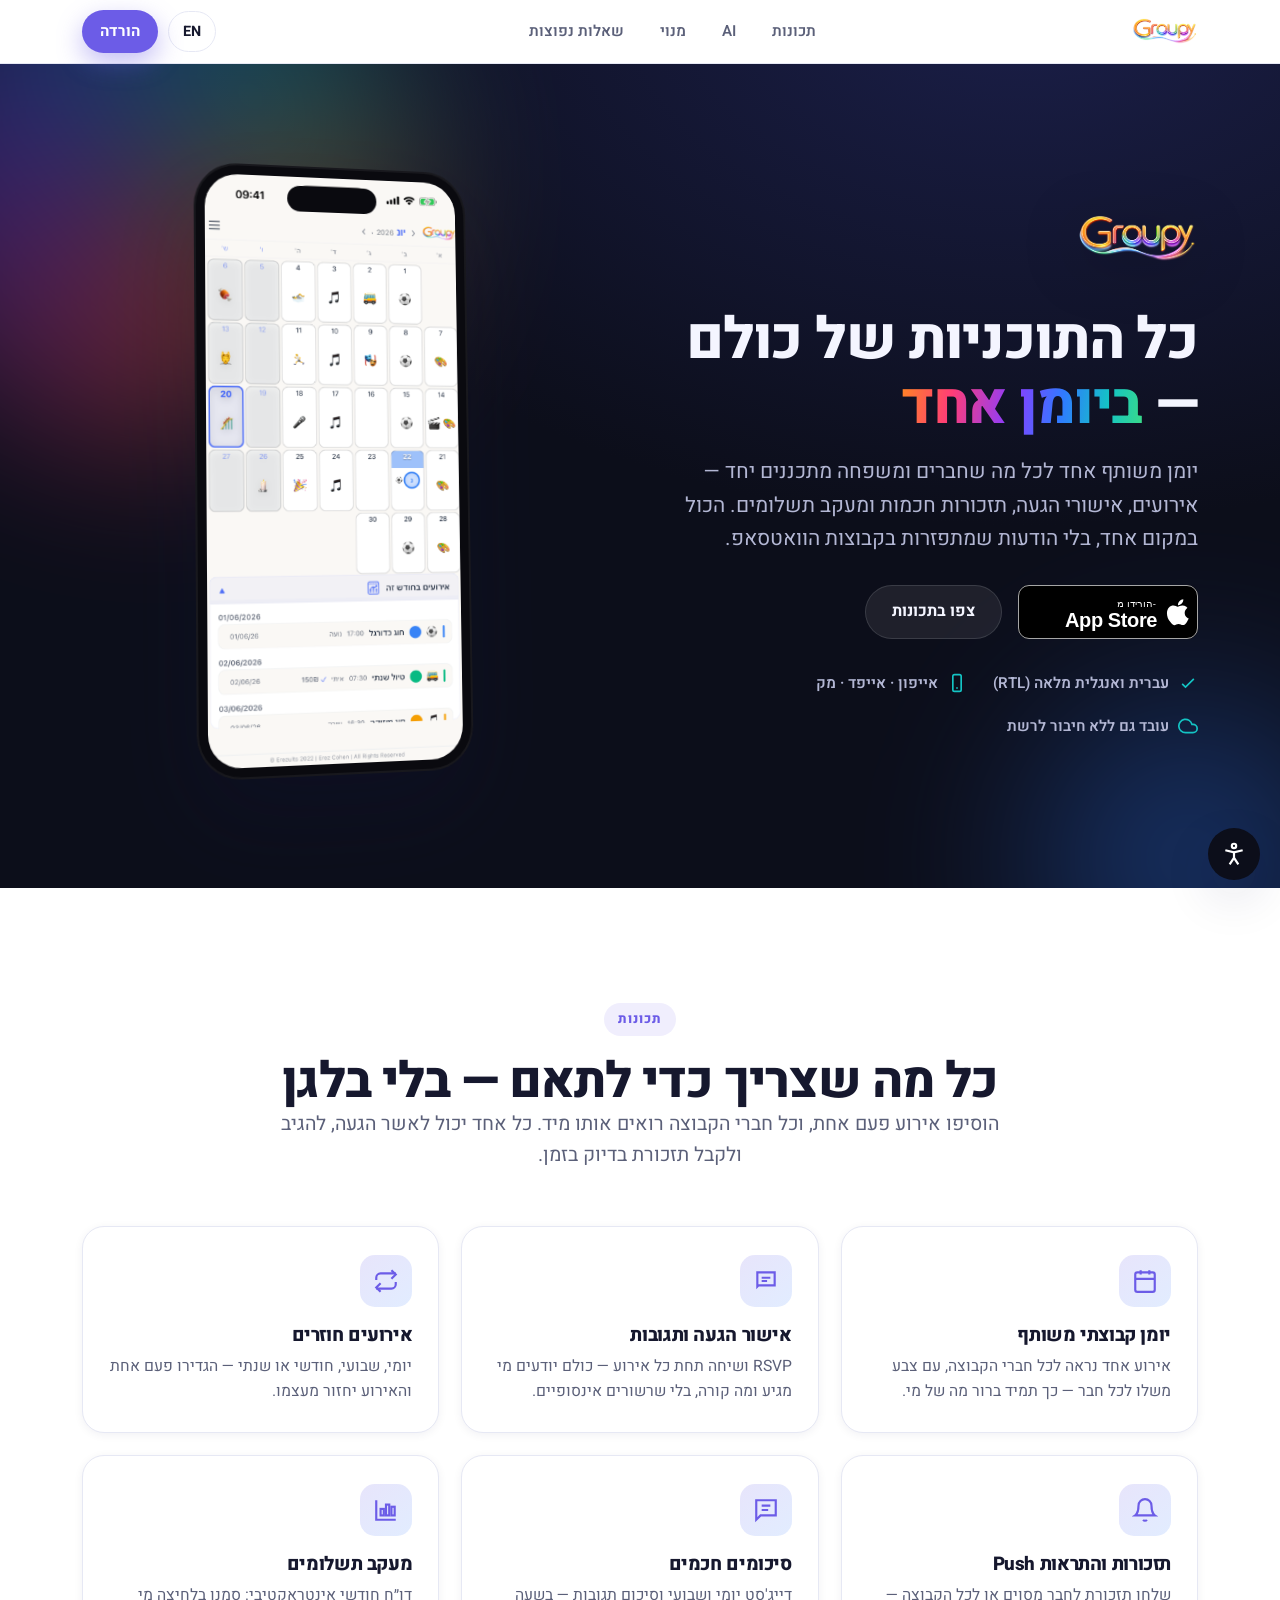
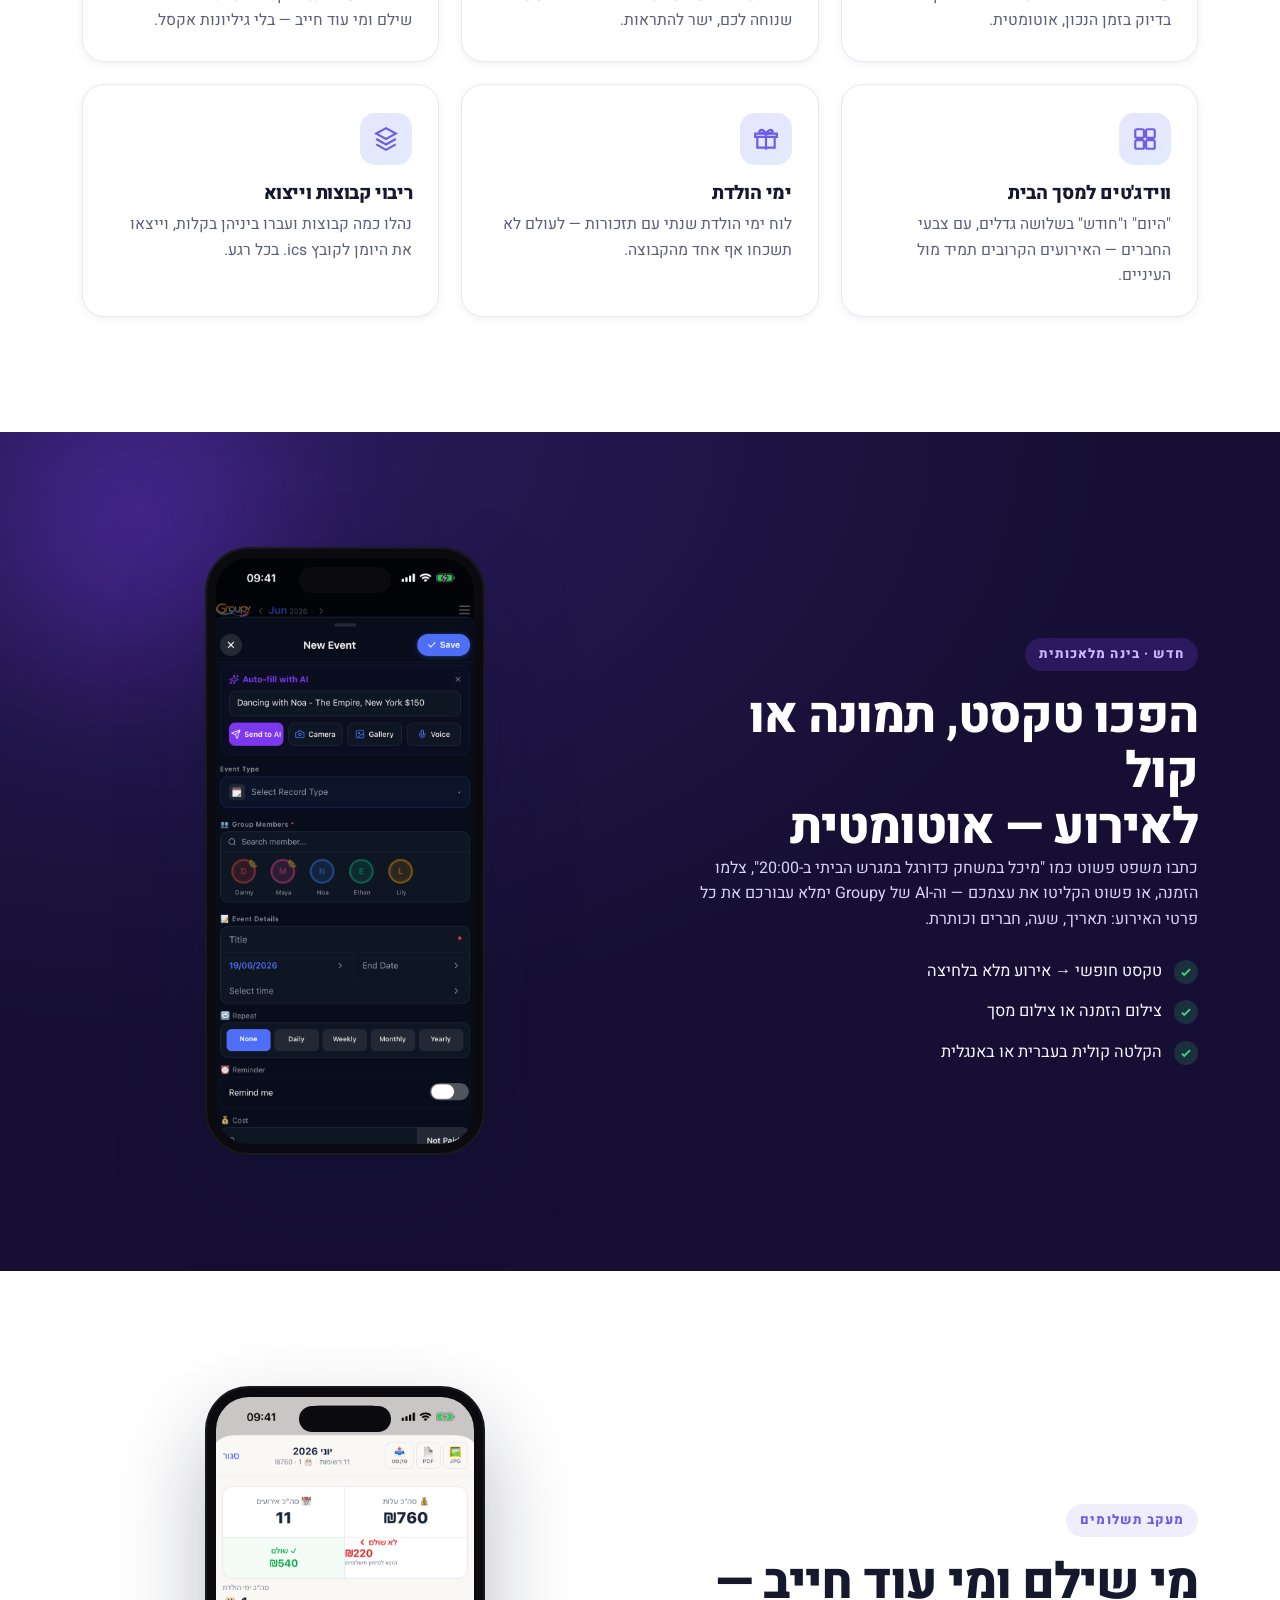
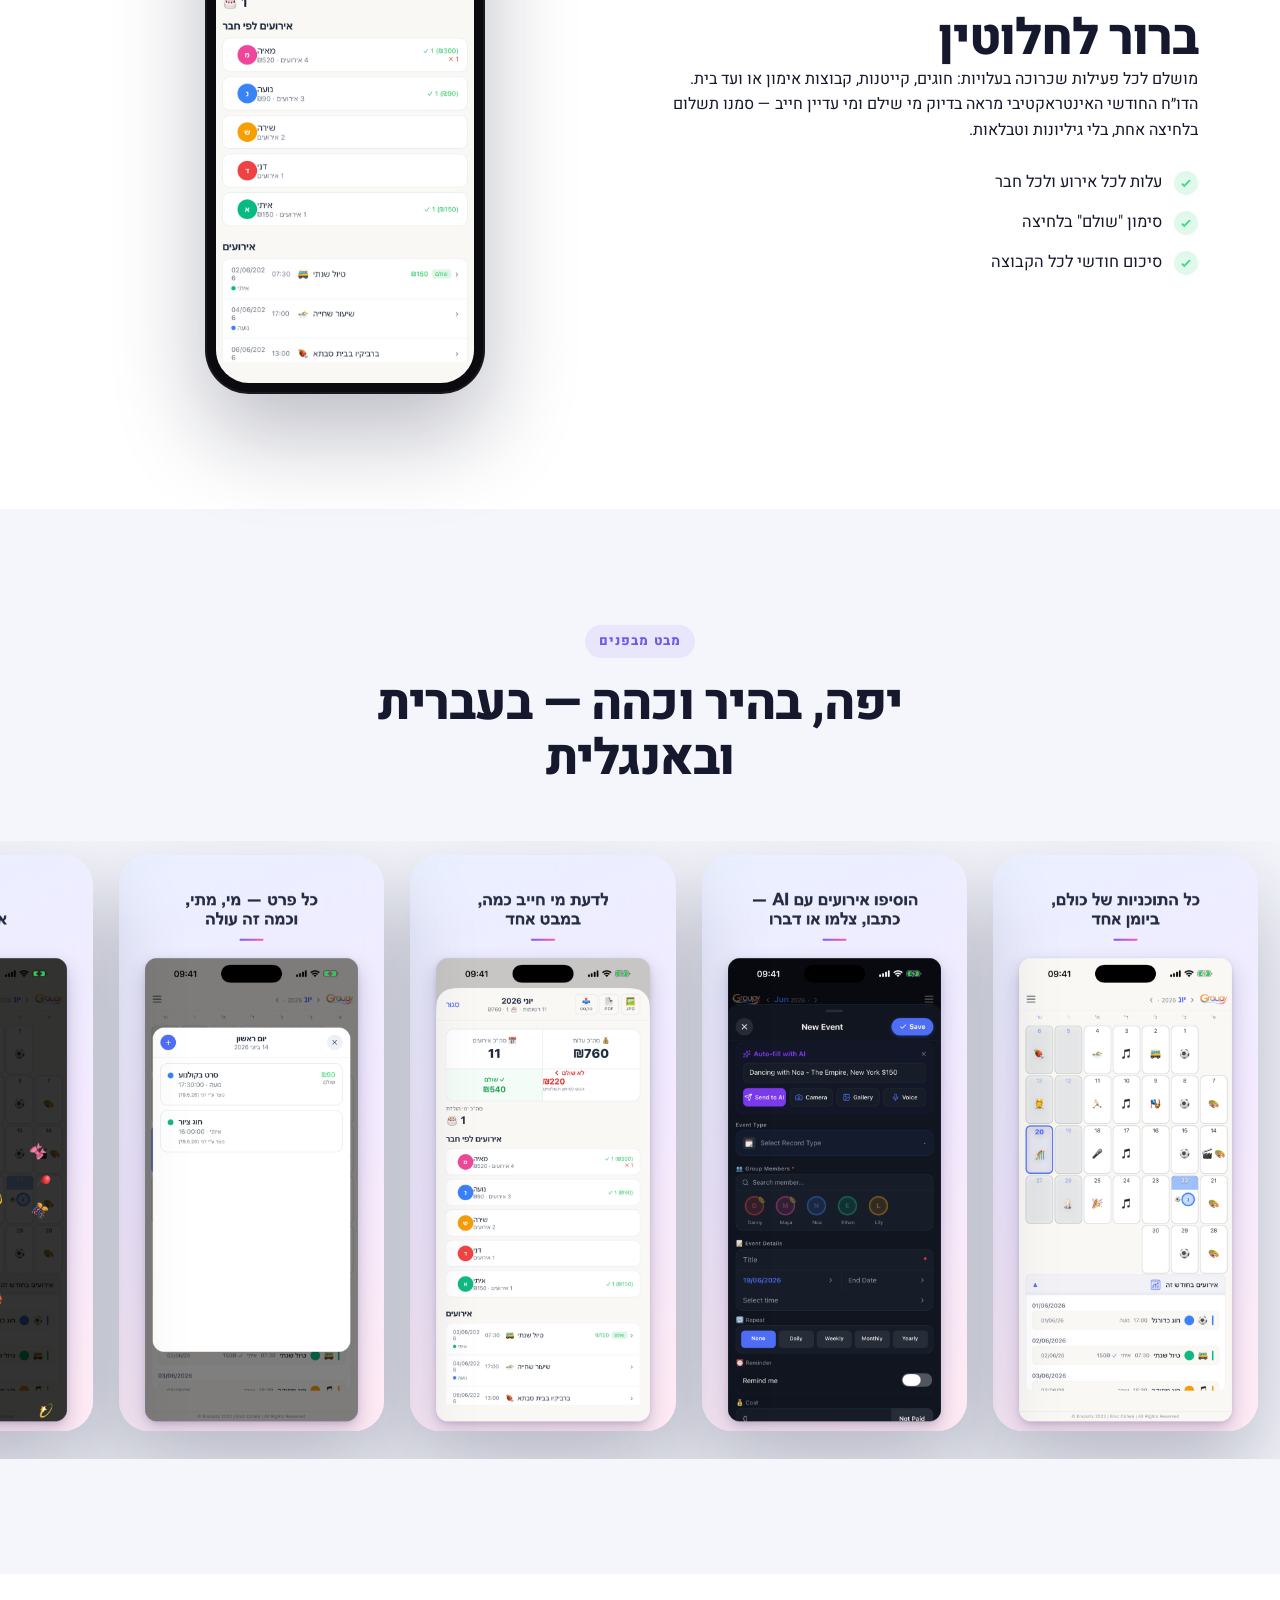
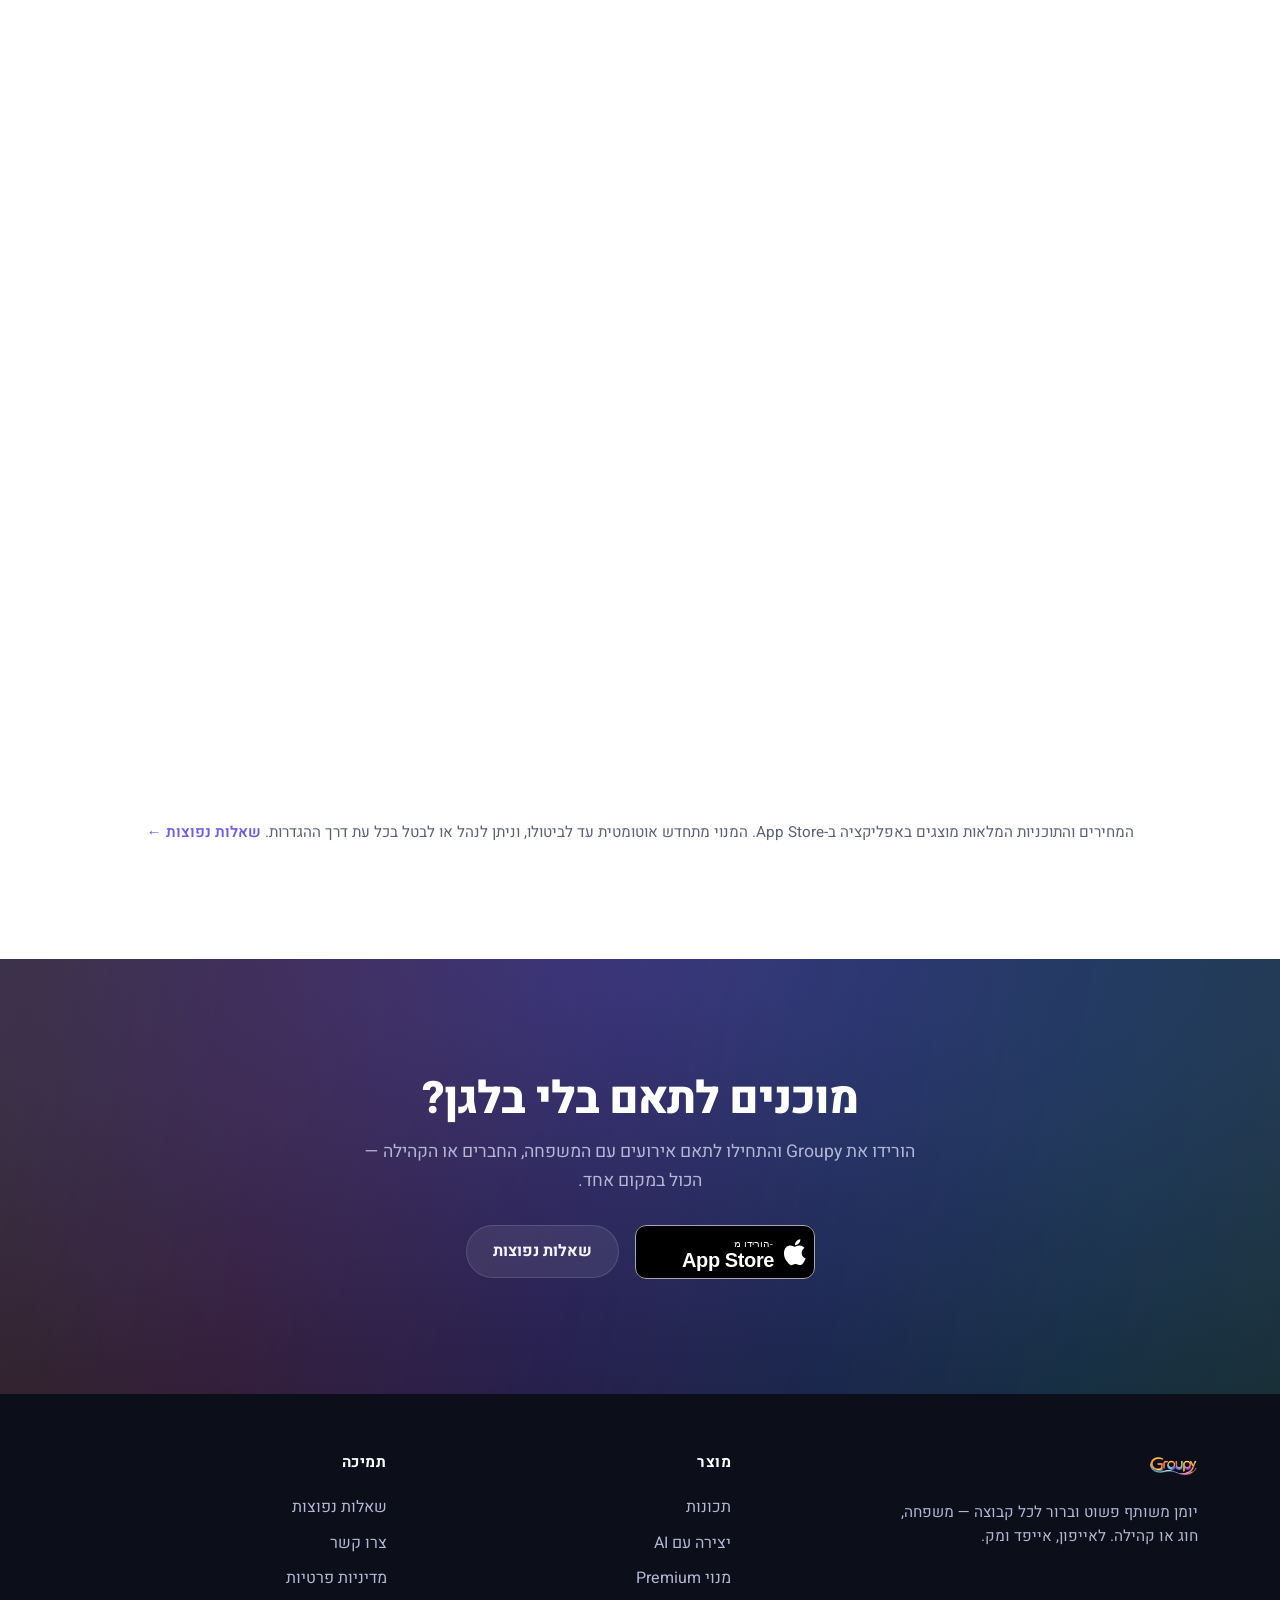
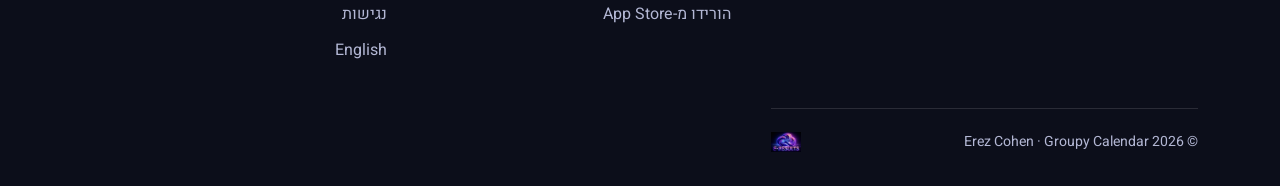
<file: index.html>
<!DOCTYPE html>
<html lang="he" dir="rtl" class="no-js">
<head>
  <meta charset="UTF-8" />
  <meta name="viewport" content="width=device-width, initial-scale=1" />
  <title>Groupy Calendar — יומן משותף לקבוצות, למשפחה ולחברים</title>
  <meta name="description" content="Groupy הוא יומן משותף פשוט וברור לכל קבוצה — משפחה, חוג או קהילה. אירוע אחד נראה לכולם, עם אישורי הגעה, תזכורות חכמות, יצירת אירועים ב-AI ומעקב תשלומים. לאייפון, אייפד ומק." />
  <meta name="theme-color" content="#0c0e1a" />
  <link rel="canonical" href="https://groupy-web.erezults.com/" />
  <link rel="alternate" hreflang="he" href="https://groupy-web.erezults.com/" />
  <link rel="alternate" hreflang="en" href="https://groupy-web.erezults.com/en/" />
  <link rel="alternate" hreflang="x-default" href="https://groupy-web.erezults.com/" />

  <!-- Open Graph -->
  <meta property="og:type" content="website" />
  <meta property="og:site_name" content="Groupy Calendar" />
  <meta property="og:title" content="Groupy Calendar — יומן משותף לקבוצות" />
  <meta property="og:description" content="כל התוכניות של כולם, ביומן אחד. אירועים, אישורי הגעה, תזכורות, AI ומעקב תשלומים — לאייפון, אייפד ומק." />
  <meta property="og:image" content="https://groupy-web.erezults.com/assets/img/og.png" />
  <meta property="og:url" content="https://groupy-web.erezults.com/" />
  <meta property="og:locale" content="he_IL" />
  <meta name="twitter:card" content="summary_large_image" />

  <link rel="icon" href="/favicon.ico" sizes="any" />
  <link rel="icon" type="image/png" href="/assets/img/favicon.png" />
  <link rel="apple-touch-icon" href="/assets/img/apple-touch-icon.png" />

  <link rel="preconnect" href="https://fonts.googleapis.com" />
  <link rel="preconnect" href="https://fonts.gstatic.com" crossorigin />
  <link href="https://fonts.googleapis.com/css2?family=Heebo:wght@400;500;600;700;800&family=Inter:wght@400;600;700;800&display=swap" rel="stylesheet" />
  <link rel="stylesheet" href="/assets/css/styles.css" />
</head>
<body>
<script>document.documentElement.classList.remove('no-js');</script>
<a class="skip-link" href="#main-content">דלגו לתוכן</a>

<!-- ===== Nav ===== -->
<header class="nav" id="nav">
  <div class="container">
    <a class="nav-logo" href="/" aria-label="Groupy Calendar">
      <img src="/assets/img/groupy-wordmark.png" alt="Groupy" />
    </a>
    <nav class="nav-links" aria-label="ניווט ראשי">
      <a class="link" href="#features">תכונות</a>
      <a class="link" href="#ai">AI</a>
      <a class="link" href="#subscription">מנוי</a>
      <a class="link" href="/faq.html">שאלות נפוצות</a>
    </nav>
    <div class="nav-right">
      <a class="lang-toggle" href="/en/" hreflang="en" aria-label="Switch to English">EN</a>
      <a class="btn btn-primary nav-cta desk-cta" href="https://apps.apple.com/app/id6779937306" target="_blank" rel="noopener">הורדה</a>
      <button class="nav-burger" aria-label="תפריט" aria-expanded="false"><span></span></button>
    </div>
  </div>
</header>

<!-- ===== Hero ===== -->
<section class="hero" id="main-content" tabindex="-1">
  <div class="container">
    <div class="hero-copy">
      <img class="hero-wordmark" src="/assets/img/groupy-wordmark.png" alt="Groupy" />
      <h1>כל התוכניות של כולם — <span class="gradient-text">ביומן אחד</span></h1>
      <p class="sub">יומן משותף אחד לכל מה שחברים ומשפחה מתכננים יחד — אירועים, אישורי הגעה, תזכורות חכמות ומעקב תשלומים. הכול במקום אחד, בלי הודעות שמתפזרות בקבוצות הוואטסאפ.</p>
      <div class="hero-actions">
        <a class="appstore-badge" href="https://apps.apple.com/app/id6779937306" target="_blank" rel="noopener" aria-label="הורידו מ-App Store">
          <img src="/assets/img/appstore-badge-he.svg" alt="הורידו מ-App Store" width="180" height="54" />
        </a>
        <a class="btn btn-ghost on-dark" href="#features">צפו בתכונות</a>
      </div>
      <ul class="hero-badges">
        <li class="hero-badge"><svg viewBox="0 0 24 24" fill="none" stroke="currentColor" stroke-width="2"><path d="M5 13l4 4L19 7"/></svg> עברית ואנגלית מלאה (RTL)</li>
        <li class="hero-badge"><svg viewBox="0 0 24 24" fill="none" stroke="currentColor" stroke-width="2"><rect x="7" y="2" width="10" height="20" rx="2"/><path d="M11 18h2"/></svg> אייפון · אייפד · מק</li>
        <li class="hero-badge"><svg viewBox="0 0 24 24" fill="none" stroke="currentColor" stroke-width="2"><path d="M18 10h-1.26A8 8 0 1 0 9 20h9a5 5 0 0 0 0-10z"/></svg> עובד גם ללא חיבור לרשת</li>
      </ul>
    </div>
    <div class="hero-visual">
      <div class="phone phone-tilt">
        <img src="/assets/img/screens/he/calendar.png" alt="מסך היומן של Groupy" loading="eager" />
      </div>
    </div>
  </div>
</section>

<!-- ===== Features ===== -->
<section class="section" id="features">
  <div class="container">
    <div class="section-head reveal">
      <span class="eyebrow">תכונות</span>
      <h2 class="title">כל מה שצריך כדי לתאם — בלי בלגן</h2>
      <p class="lead">הוסיפו אירוע פעם אחת, וכל חברי הקבוצה רואים אותו מיד. כל אחד יכול לאשר הגעה, להגיב ולקבל תזכורת בדיוק בזמן.</p>
    </div>
    <div class="features-grid">
      <article class="feature-card reveal">
        <div class="feature-ic"><svg viewBox="0 0 24 24" fill="none" stroke="currentColor" stroke-width="2"><rect x="3" y="4" width="18" height="18" rx="2"/><path d="M3 10h18M8 2v4M16 2v4"/></svg></div>
        <h3>יומן קבוצתי משותף</h3>
        <p>אירוע אחד נראה לכל חברי הקבוצה, עם צבע משלו לכל חבר — כך תמיד ברור מה של מי.</p>
      </article>
      <article class="feature-card reveal">
        <div class="feature-ic"><svg viewBox="0 0 24 24" fill="none" stroke="currentColor" stroke-width="2"><path d="M4 4h16v12H5.2L4 17.2V4z"/><path d="M8 9h8M8 12h5"/></svg></div>
        <h3>אישור הגעה ותגובות</h3>
        <p>RSVP ושיחה תחת כל אירוע — כולם יודעים מי מגיע ומה קורה, בלי שרשורים אינסופיים.</p>
      </article>
      <article class="feature-card reveal">
        <div class="feature-ic"><svg viewBox="0 0 24 24" fill="none" stroke="currentColor" stroke-width="2"><path d="M17 2l4 4-4 4"/><path d="M3 11V9a4 4 0 0 1 4-4h14"/><path d="M7 22l-4-4 4-4"/><path d="M21 13v2a4 4 0 0 1-4 4H3"/></svg></div>
        <h3>אירועים חוזרים</h3>
        <p>יומי, שבועי, חודשי או שנתי — הגדירו פעם אחת והאירוע יחזור מעצמו.</p>
      </article>
      <article class="feature-card reveal">
        <div class="feature-ic"><svg viewBox="0 0 24 24" fill="none" stroke="currentColor" stroke-width="2"><path d="M18 8a6 6 0 1 0-12 0c0 7-3 9-3 9h18s-3-2-3-9"/><path d="M13.7 21a2 2 0 0 1-3.4 0"/></svg></div>
        <h3>תזכורות והתראות Push</h3>
        <p>שלחו תזכורת לחבר מסוים או לכל הקבוצה — בדיוק בזמן הנכון, אוטומטית.</p>
      </article>
      <article class="feature-card reveal">
        <div class="feature-ic"><svg viewBox="0 0 24 24" fill="none" stroke="currentColor" stroke-width="2"><path d="M3 3h18v14H7l-4 4V3z"/><path d="M8 8h8M8 12h6"/></svg></div>
        <h3>סיכומים חכמים</h3>
        <p>דייג'סט יומי ושבועי וסיכום תגובות — בשעה שנוחה לכם, ישר להתראות.</p>
      </article>
      <article class="feature-card reveal">
        <div class="feature-ic"><svg viewBox="0 0 24 24" fill="none" stroke="currentColor" stroke-width="2"><path d="M3 3v18h18"/><rect x="7" y="11" width="3" height="6"/><rect x="12" y="7" width="3" height="10"/><rect x="17" y="9" width="3" height="8"/></svg></div>
        <h3>מעקב תשלומים</h3>
        <p>דו״ח חודשי אינטראקטיבי: סמנו בלחיצה מי שילם ומי עוד חייב — בלי גיליונות אקסל.</p>
      </article>
      <article class="feature-card reveal">
        <div class="feature-ic"><svg viewBox="0 0 24 24" fill="none" stroke="currentColor" stroke-width="2"><rect x="3" y="3" width="8" height="8" rx="1.5"/><rect x="13" y="3" width="8" height="8" rx="1.5"/><rect x="3" y="13" width="8" height="8" rx="1.5"/><rect x="13" y="13" width="8" height="8" rx="1.5"/></svg></div>
        <h3>ווידג'טים למסך הבית</h3>
        <p>"היום" ו"חודש" בשלושה גדלים, עם צבעי החברים — האירועים הקרובים תמיד מול העיניים.</p>
      </article>
      <article class="feature-card reveal">
        <div class="feature-ic"><svg viewBox="0 0 24 24" fill="none" stroke="currentColor" stroke-width="2"><path d="M20 10v10H4V10"/><path d="M2 7h20v3H2z"/><path d="M12 22V7M12 7S9 2 6.5 4 9 7 12 7zM12 7s3-5 5.5-3S15 7 12 7z"/></svg></div>
        <h3>ימי הולדת</h3>
        <p>לוח ימי הולדת שנתי עם תזכורות — לעולם לא תשכחו אף אחד מהקבוצה.</p>
      </article>
      <article class="feature-card reveal">
        <div class="feature-ic"><svg viewBox="0 0 24 24" fill="none" stroke="currentColor" stroke-width="2"><path d="M12 2l9 5-9 5-9-5 9-5z"/><path d="M3 12l9 5 9-5"/><path d="M3 17l9 5 9-5"/></svg></div>
        <h3>ריבוי קבוצות וייצוא</h3>
        <p>נהלו כמה קבוצות ועברו ביניהן בקלות, וייצאו את היומן לקובץ ‎.ics‎ בכל רגע.</p>
      </article>
    </div>
  </div>
</section>

<!-- ===== AI spotlight ===== -->
<section class="section spotlight" id="ai">
  <div class="container">
    <div class="split">
      <div class="split-copy">
        <span class="eyebrow">חדש · בינה מלאכותית</span>
        <h2 class="title">הפכו טקסט, תמונה או קול<br/>לאירוע — אוטומטית</h2>
        <p>כתבו משפט פשוט כמו "מיכל במשחק כדורגל במגרש הביתי ב-20:00", צלמו הזמנה, או פשוט הקליטו את עצמכם — וה-AI של Groupy ימלא עבורכם את כל פרטי האירוע: תאריך, שעה, חברים וכותרת.</p>
        <ul class="feature-list on-dark">
          <li><span class="check"><svg viewBox="0 0 24 24" fill="none" stroke="currentColor" stroke-width="3"><path d="M5 13l4 4L19 7"/></svg></span> טקסט חופשי → אירוע מלא בלחיצה</li>
          <li><span class="check"><svg viewBox="0 0 24 24" fill="none" stroke="currentColor" stroke-width="3"><path d="M5 13l4 4L19 7"/></svg></span> צילום הזמנה או צילום מסך</li>
          <li><span class="check"><svg viewBox="0 0 24 24" fill="none" stroke="currentColor" stroke-width="3"><path d="M5 13l4 4L19 7"/></svg></span> הקלטה קולית בעברית או באנגלית</li>
        </ul>
      </div>
      <div class="split-media">
        <div class="phone"><img src="/assets/img/screens/he/ai.png" alt="יצירת אירוע עם AI ב-Groupy" loading="lazy" /></div>
      </div>
    </div>
  </div>
</section>

<!-- ===== Payments spotlight ===== -->
<section class="section" id="payments">
  <div class="container">
    <div class="split reverse">
      <div class="split-media">
        <div class="phone"><img src="/assets/img/screens/he/report.png" alt="דו״ח תשלומים חודשי ב-Groupy" loading="lazy" /></div>
      </div>
      <div class="split-copy" dir="rtl">
        <span class="eyebrow">מעקב תשלומים</span>
        <h2 class="title">מי שילם ומי עוד חייב — ברור לחלוטין</h2>
        <p>מושלם לכל פעילות שכרוכה בעלויות: חוגים, קייטנות, קבוצות אימון או ועד בית. הדו״ח החודשי האינטראקטיבי מראה בדיוק מי שילם ומי עדיין חייב — סמנו תשלום בלחיצה אחת, בלי גיליונות וטבלאות.</p>
        <ul class="feature-list">
          <li><span class="check"><svg viewBox="0 0 24 24" fill="none" stroke="currentColor" stroke-width="3"><path d="M5 13l4 4L19 7"/></svg></span> עלות לכל אירוע ולכל חבר</li>
          <li><span class="check"><svg viewBox="0 0 24 24" fill="none" stroke="currentColor" stroke-width="3"><path d="M5 13l4 4L19 7"/></svg></span> סימון "שולם" בלחיצה</li>
          <li><span class="check"><svg viewBox="0 0 24 24" fill="none" stroke="currentColor" stroke-width="3"><path d="M5 13l4 4L19 7"/></svg></span> סיכום חודשי לכל הקבוצה</li>
        </ul>
      </div>
    </div>
  </div>
</section>

<!-- ===== Screens gallery ===== -->
<section class="section" style="background:var(--surface-2)">
  <div class="container">
    <div class="section-head reveal">
      <span class="eyebrow">מבט מבפנים</span>
      <h2 class="title">יפה, בהיר וכהה — בעברית ובאנגלית</h2>
    </div>
  </div>
  <div class="gallery reveal" role="list" aria-label="צילומי מסך מה-App Store">
    <figure class="canvas-shot" role="listitem"><img src="/assets/img/store/he/1-calendar.png" alt="כל התוכניות של כולם, ביומן אחד" loading="lazy"/></figure>
    <figure class="canvas-shot" role="listitem"><img src="/assets/img/store/he/7-ai.png" alt="הוסיפו אירועים עם AI — כתבו, צלמו או דברו" loading="lazy"/></figure>
    <figure class="canvas-shot" role="listitem"><img src="/assets/img/store/he/5-report.png" alt="לדעת מי חייב כמה, במבט אחד" loading="lazy"/></figure>
    <figure class="canvas-shot" role="listitem"><img src="/assets/img/store/he/2-day-view.png" alt="כל פרט — מי, מתי וכמה זה עולה" loading="lazy"/></figure>
    <figure class="canvas-shot" role="listitem"><img src="/assets/img/store/he/3-birthday.png" alt="לא לפספס אף יום הולדת" loading="lazy"/></figure>
    <figure class="canvas-shot" role="listitem"><img src="/assets/img/store/he/4-birthdays.png" alt="כל ימי ההולדת, כל השנה" loading="lazy"/></figure>
    <figure class="canvas-shot" role="listitem"><img src="/assets/img/store/he/6-dark-mode.png" alt="יפהפה בבהיר ובכהה" loading="lazy"/></figure>
  </div>
</section>

<!-- ===== Subscription ===== -->
<section class="section" id="subscription">
  <div class="container">
    <div class="section-head reveal">
      <span class="eyebrow">Groupy Premium</span>
      <h2 class="title">התחילו בקלות, שדרגו כשתרצו</h2>
      <p class="lead">התוכנית הבסיסית מאפשרת להתחיל מיד. פרימיום פותח חברים ללא הגבלה, יכולות AI, ריבוי קבוצות ועוד — לכל הקבוצות שלכם.</p>
    </div>
    <div class="plans">
      <!-- Basic -->
      <article class="plan reveal">
        <h3>בסיסי</h3>
        <p class="plan-tagline">מושלם להתחלה — הכירו את Groupy.</p>
        <ul>
          <li><span class="check"><svg viewBox="0 0 24 24" fill="none" stroke="currentColor" stroke-width="3"><path d="M5 13l4 4L19 7"/></svg></span> קבוצה אחת · עד 2 חברים</li>
          <li><span class="check"><svg viewBox="0 0 24 24" fill="none" stroke="currentColor" stroke-width="3"><path d="M5 13l4 4L19 7"/></svg></span> יומן משותף וסנכרון מלא</li>
          <li><span class="check"><svg viewBox="0 0 24 24" fill="none" stroke="currentColor" stroke-width="3"><path d="M5 13l4 4L19 7"/></svg></span> טעימת AI חודשית</li>
        </ul>
        <a class="btn btn-ghost" href="https://apps.apple.com/app/id6779937306" target="_blank" rel="noopener">התחילו עכשיו</a>
      </article>
      <!-- Premium -->
      <article class="plan featured reveal">
        <span class="tag">הכי פופולרי</span>
        <h3>פרימיום</h3>
        <p class="plan-tagline">כל מה שהמשפחה צריכה — במקום אחד, בלי הגבלות.</p>
        <ul>
          <li><span class="check"><svg viewBox="0 0 24 24" fill="none" stroke="currentColor" stroke-width="3"><path d="M5 13l4 4L19 7"/></svg></span> חברים ללא הגבלה בקבוצה</li>
          <li><span class="check"><svg viewBox="0 0 24 24" fill="none" stroke="currentColor" stroke-width="3"><path d="M5 13l4 4L19 7"/></svg></span> עד 50 חברים עם הרשאות כתיבה ויכולות AI</li>
          <li><span class="check"><svg viewBox="0 0 24 24" fill="none" stroke="currentColor" stroke-width="3"><path d="M5 13l4 4L19 7"/></svg></span> חברי קריאה ללא הגבלה</li>
          <li><span class="check"><svg viewBox="0 0 24 24" fill="none" stroke="currentColor" stroke-width="3"><path d="M5 13l4 4L19 7"/></svg></span> יצירת אירועים מטקסט, תמונה וקול</li>
          <li><span class="check"><svg viewBox="0 0 24 24" fill="none" stroke="currentColor" stroke-width="3"><path d="M5 13l4 4L19 7"/></svg></span> ריבוי קבוצות ללא הגבלה</li>
          <li><span class="check"><svg viewBox="0 0 24 24" fill="none" stroke="currentColor" stroke-width="3"><path d="M5 13l4 4L19 7"/></svg></span> דוחות חכמים לכל הקבוצה</li>
        </ul>
        <a class="btn btn-primary" href="https://apps.apple.com/app/id6779937306" target="_blank" rel="noopener">שדרגו ל-Premium</a>
      </article>
      <!-- Lifetime -->
      <article class="plan lifetime reveal">
        <span class="tag">מבצע מייסדים</span>
        <h3>לכל החיים</h3>
        <p class="plan-tagline">שלמו פעם אחת — Premium שלכם. כל היכולות, ללא מנוי חודשי.</p>
        <ul>
          <li><span class="check"><svg viewBox="0 0 24 24" fill="none" stroke="currentColor" stroke-width="3"><path d="M5 13l4 4L19 7"/></svg></span> כל יכולות הפרימיום</li>
          <li><span class="check"><svg viewBox="0 0 24 24" fill="none" stroke="currentColor" stroke-width="3"><path d="M5 13l4 4L19 7"/></svg></span> רכישה חד-פעמית, ללא חידוש</li>
          <li><span class="check"><svg viewBox="0 0 24 24" fill="none" stroke="currentColor" stroke-width="3"><path d="M5 13l4 4L19 7"/></svg></span> מבצע מייסדים מוגבל בזמן</li>
        </ul>
        <a class="btn btn-ghost" href="https://apps.apple.com/app/id6779937306" target="_blank" rel="noopener">צפו במבצע</a>
      </article>
    </div>
    <p class="plan-note">המחירים והתוכניות המלאות מוצגים באפליקציה ב-App Store. המנוי מתחדש אוטומטית עד לביטולו, וניתן לנהל או לבטל בכל עת דרך ההגדרות. <a href="/faq.html" style="color:var(--accent);font-weight:600">שאלות נפוצות ←</a></p>
  </div>
</section>

<!-- ===== CTA band ===== -->
<section class="section cta-band">
  <div class="container">
    <h2>מוכנים לתאם בלי בלגן?</h2>
    <p>הורידו את Groupy והתחילו לתאם אירועים עם המשפחה, החברים או הקהילה — הכול במקום אחד.</p>
    <div class="cta-actions">
      <a class="appstore-badge" href="https://apps.apple.com/app/id6779937306" target="_blank" rel="noopener" aria-label="הורידו מ-App Store">
        <img src="/assets/img/appstore-badge-he.svg" alt="הורידו מ-App Store" width="180" height="54" />
      </a>
      <a class="btn btn-ghost on-dark" href="/faq.html">שאלות נפוצות</a>
    </div>
  </div>
</section>

<!-- ===== Footer ===== -->
<footer class="footer">
  <div class="container">
    <div class="footer-brand">
      <img src="/assets/img/groupy-wordmark.png" alt="Groupy" />
      <p>יומן משותף פשוט וברור לכל קבוצה — משפחה, חוג או קהילה. לאייפון, אייפד ומק.</p>
    </div>
    <div>
      <h4>מוצר</h4>
      <a href="#features">תכונות</a><br/>
      <a href="#ai">יצירה עם AI</a><br/>
      <a href="#subscription">מנוי Premium</a><br/>
      <a href="https://apps.apple.com/app/id6779937306" target="_blank" rel="noopener">הורידו מ-App Store</a>
    </div>
    <div>
      <h4>תמיכה</h4>
      <a href="/faq.html">שאלות נפוצות</a><br/>
      <a href="mailto:erezults@gmail.com">צרו קשר</a><br/>
      <a href="/privacy.html">מדיניות פרטיות</a><br/>
      <a href="/accessibility.html">נגישות</a><br/>
      <a href="/en/" hreflang="en">English</a>
    </div>
  </div>
  <div class="container">
    <div class="footer-bottom">
      <span>© 2026 Erez Cohen · Groupy Calendar</span>
      <span class="ez"><img src="/assets/img/erezults-logo.png" alt="Erezults" /></span>
    </div>
  </div>
</footer>

<script type="application/ld+json">
{
  "@context": "https://schema.org",
  "@type": "SoftwareApplication",
  "name": "Groupy Calendar",
  "operatingSystem": "iOS, iPadOS, macOS",
  "applicationCategory": "ProductivityApplication",
  "url": "https://groupy-web.erezults.com/",
  "image": "https://groupy-web.erezults.com/assets/img/og.png",
  "inLanguage": ["he", "en"],
  "description": "יומן משותף פשוט וברור לכל קבוצה — משפחה, חוג או קהילה. אירוע אחד נראה לכולם, עם אישורי הגעה, תזכורות, יצירת אירועים ב-AI ומעקב תשלומים.",
  "author": { "@type": "Organization", "name": "E-REZULTS", "email": "erezults@gmail.com" },
  "downloadUrl": "https://apps.apple.com/app/id6779937306"
}
</script>
<script src="/assets/js/main.js" defer></script>
<script src="/assets/js/accessibility.js" defer></script>
</body>
</html>
</file>
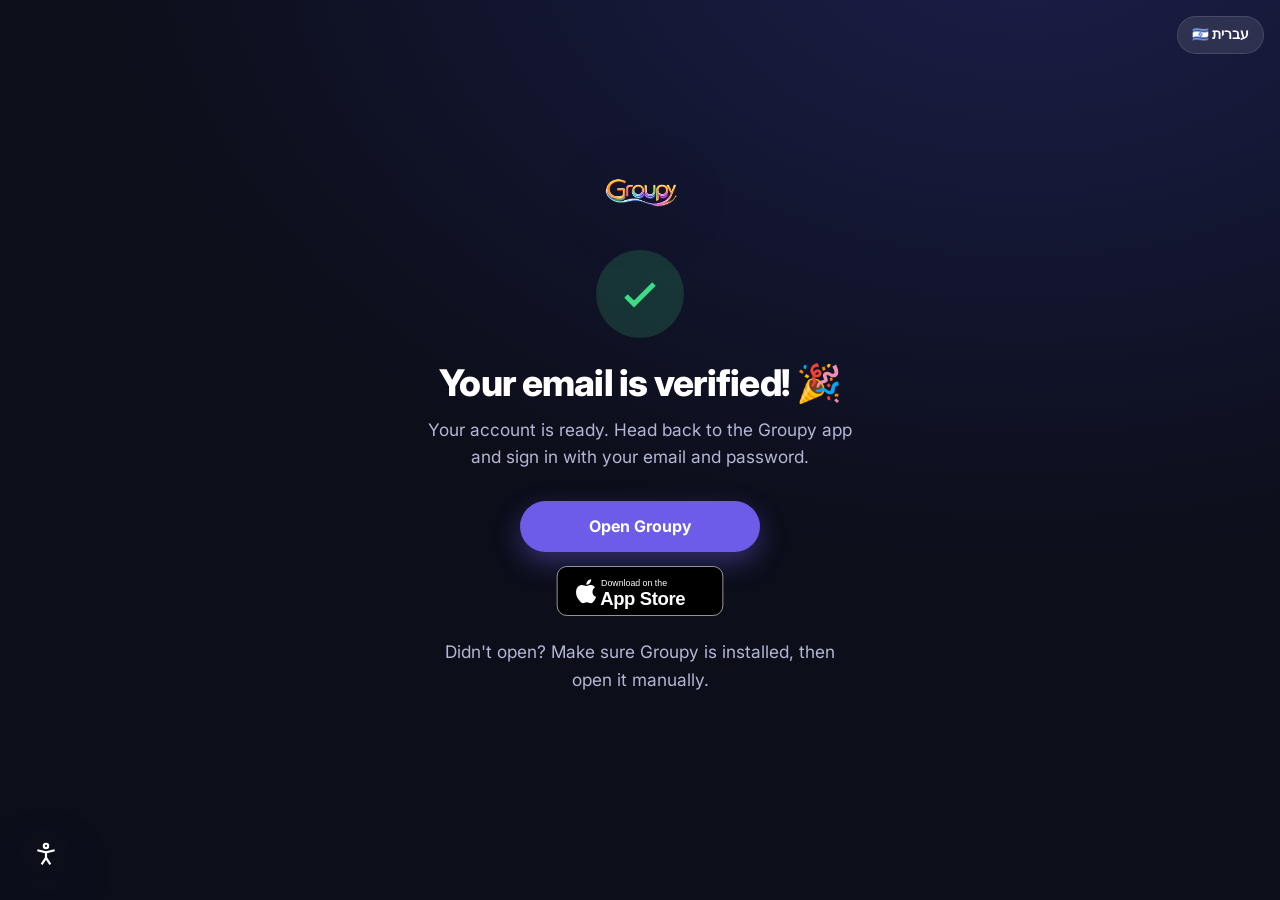
<file: auth/index.html>
<!DOCTYPE html>
<html lang="he" dir="rtl" class="no-js">
<head>
  <meta charset="UTF-8" />
  <meta name="viewport" content="width=device-width, initial-scale=1" />
  <title>Groupy — אימות אימייל / Email verified</title>
  <meta name="robots" content="noindex" />
  <meta name="theme-color" content="#0c0e1a" />
  <link rel="icon" href="/favicon.ico" sizes="any" />
  <link rel="icon" type="image/png" href="/assets/img/favicon.png" />
  <link rel="apple-touch-icon" href="/assets/img/apple-touch-icon.png" />
  <link rel="preconnect" href="https://fonts.googleapis.com" />
  <link rel="preconnect" href="https://fonts.gstatic.com" crossorigin />
  <link href="https://fonts.googleapis.com/css2?family=Heebo:wght@400;500;600;700;800&family=Inter:wght@400;600;700;800&display=swap" rel="stylesheet" />
  <link rel="stylesheet" href="/assets/css/styles.css" />
  <style>
    body { min-height: 100dvh; display: grid; place-items: center;
      background: radial-gradient(120% 120% at 80% -10%, #1b1f4a 0%, var(--ink) 60%); color: var(--text-on-dark); }
    .auth-card { max-width: 480px; margin-inline: auto; text-align: center; padding: 40px 26px 48px; }
    .auth-card .mark { height: 52px; width: auto; margin: 0 auto 30px; filter: drop-shadow(0 8px 30px rgba(0,0,0,.4)); }
    .badge-ic { width: 88px; height: 88px; border-radius: 50%; margin: 0 auto 24px; display: grid; place-items: center;
      background: rgba(61,220,132,.16); }
    .badge-ic.err { background: rgba(255,61,119,.16); }
    .badge-ic.key { background: rgba(124,92,255,.18); }
    .badge-ic svg { width: 48px; height: 48px; color: var(--brand-green); }
    .badge-ic.err svg { color: var(--brand-pink); }
    .badge-ic.key svg { color: #a78bfa; }
    .auth-card h1 { font-size: clamp(1.7rem, 5vw, 2.3rem); margin-bottom: 12px; color: #fff; }
    .auth-card p { color: var(--text-on-dark-muted); font-size: 1.08rem; margin-bottom: 30px; }
    .auth-actions { display: flex; flex-direction: column; gap: 14px; align-items: center; }
    .auth-actions .btn { min-width: 240px; }
    .appstore-badge svg, .appstore-badge img { height: 50px; }
    .lang-switch { position: fixed; top: 16px; inset-inline-end: 16px; }
    .lang-switch button { background: rgba(255,255,255,.1); border: 1px solid var(--border-dark); color: #fff;
      border-radius: 999px; padding: 7px 14px; font-weight: 700; font-size: .85rem; }
    .hint { font-size: .9rem; color: var(--text-on-dark-muted); margin-top: 8px; }
    /* Recovery (set-new-password) form */
    .pw-form { display: flex; flex-direction: column; gap: 14px; max-width: 340px; margin: 0 auto; }
    .pw-form input { width: 100%; padding: 14px 16px; font-size: 1.05rem; border-radius: 14px;
      border: 1px solid var(--border-dark); background: rgba(255,255,255,.06); color: #fff; outline: none;
      font-family: inherit; }
    .pw-form input:focus { border-color: #a78bfa; background: rgba(255,255,255,.1); }
    .pw-form input::placeholder { color: rgba(255,255,255,.45); }
    .pw-err { color: var(--brand-pink); font-size: .92rem; min-height: 1.1em; margin: 0; }
    .btn[disabled] { opacity: .6; pointer-events: none; }
  </style>
</head>
<body>
  <a class="skip-link" href="#main-content" data-i18n="skip">דלגו לתוכן</a>
  <div class="lang-switch"><button id="langBtn" type="button">English</button></div>
  <main class="auth-card" id="main-content" tabindex="-1">
    <img class="mark" src="/assets/img/groupy-wordmark.png" alt="Groupy" />

    <!-- ✅ Email verified (signup / email-change / classic verify redirect) -->
    <div id="state-ok" style="display:none">
      <div class="badge-ic"><svg viewBox="0 0 24 24" fill="none" stroke="currentColor" stroke-width="2.5"><path d="M5 13l4 4L19 7"/></svg></div>
      <h1 data-i18n="ok_title">האימייל שלך אומת! 🎉</h1>
      <p data-i18n="ok_sub">החשבון שלך מוכן. חזרו לאפליקציית Groupy והתחברו עם האימייל והסיסמה שלכם.</p>
      <div class="auth-actions">
        <a class="btn btn-primary openApp" href="groupy://" data-i18n="open_app">פתחו את Groupy</a>
        <a class="appstore-badge" href="https://apps.apple.com/app/id6779937306" target="_blank" rel="noopener" aria-label="App Store">
          <img src="/assets/img/appstore-badge-he.svg" alt="App Store" width="180" height="54" />
        </a>
        <p class="hint" data-i18n="hint">לא נפתח? ודאו ש-Groupy מותקנת, ופתחו אותה ידנית.</p>
      </div>
    </div>

    <!-- 🔑 Recovery: choose a new password right here (works even without the app) -->
    <div id="state-recovery" style="display:none">
      <div class="badge-ic key"><svg viewBox="0 0 24 24" fill="none" stroke="currentColor" stroke-width="2.5"><path d="M21 2l-2 2m-7.6 7.6a5 5 0 1 0-1.4 1.4l2.4 2.4-1.5 1.5 2 2 1.5-1.5 2.1 2.1 2-2-2.1-2.1 2.5-2.5-2-2-2.5 2.5z"/><circle cx="7.5" cy="15.5" r="1.5" fill="currentColor" stroke="none"/></svg></div>
      <h1 data-i18n="rc_title">בחרו סיסמה חדשה</h1>
      <p data-i18n="rc_sub">הזינו סיסמה חדשה לחשבון Groupy שלכם.</p>
      <form class="pw-form" id="pwForm" autocomplete="on">
        <input id="pw" type="password" autocomplete="new-password" data-ph="pw_ph" placeholder="סיסמה חדשה" />
        <input id="pw2" type="password" autocomplete="new-password" data-ph="pw2_ph" placeholder="אימות סיסמה" />
        <p class="pw-err" id="pwErr"></p>
        <button class="btn btn-primary" id="pwSubmit" type="submit" data-i18n="rc_submit">עדכון סיסמה</button>
      </form>
    </div>

    <!-- ✅ Password updated -->
    <div id="state-recovery-done" style="display:none">
      <div class="badge-ic"><svg viewBox="0 0 24 24" fill="none" stroke="currentColor" stroke-width="2.5"><path d="M5 13l4 4L19 7"/></svg></div>
      <h1 data-i18n="rd_title">הסיסמה עודכנה! 🎉</h1>
      <p data-i18n="rd_sub">פתחו את Groupy והתחברו עם הסיסמה החדשה.</p>
      <div class="auth-actions">
        <a class="btn btn-primary openApp" href="groupy://" data-i18n="open_app">פתחו את Groupy</a>
        <a class="appstore-badge" href="https://apps.apple.com/app/id6779937306" target="_blank" rel="noopener" aria-label="App Store">
          <img src="/assets/img/appstore-badge-he.svg" alt="App Store" width="180" height="54" />
        </a>
      </div>
    </div>

    <!-- ⚠️ Link expired / invalid -->
    <div id="state-err" style="display:none">
      <div class="badge-ic err"><svg viewBox="0 0 24 24" fill="none" stroke="currentColor" stroke-width="2.5"><path d="M12 9v4M12 17h.01M10.3 3.9 1.8 18a2 2 0 0 0 1.7 3h17a2 2 0 0 0 1.7-3L13.7 3.9a2 2 0 0 0-3.4 0z"/></svg></div>
      <h1 data-i18n="err_title">הקישור פג או אינו תקין</h1>
      <p data-i18n="err_sub">קישור האימות פג תוקף או כבר נוצל. פתחו את Groupy ובקשו אימייל חדש.</p>
      <div class="auth-actions">
        <a class="btn btn-primary openApp" href="groupy://" data-i18n="open_app2">פתחו את Groupy</a>
        <a class="appstore-badge" href="https://apps.apple.com/app/id6779937306" target="_blank" rel="noopener" aria-label="App Store">
          <img src="/assets/img/appstore-badge-he.svg" alt="App Store" width="180" height="54" />
        </a>
      </div>
    </div>
  </main>

  <script>
  (function () {
    document.documentElement.classList.remove('no-js');

    // ── Supabase (PUBLIC values — already shipped in the app bundle) ──
    var SUPABASE_URL = 'https://gobfpbuvqvmpcwoxipht.supabase.co';
    var SUPABASE_ANON_KEY = 'eyJhbGciOiJIUzI1NiIsInR5cCI6IkpXVCJ9.eyJpc3MiOiJzdXBhYmFzZSIsInJlZiI6ImdvYmZwYnV2cXZtcGN3b3hpcGh0Iiwicm9sZSI6ImFub24iLCJpYXQiOjE3NzMxNjA5NTMsImV4cCI6MjA4ODczNjk1M30.48Mr49reITlvJcYhgTG1pQHH9jMmHQ3u4e9AJM5rd60';
    var AUTH_BASE = SUPABASE_URL + '/auth/v1';
    var MIN_PW = 6;

    var STR = {
      he: {
        ok_title: 'האימייל שלך אומת! 🎉',
        ok_sub: 'החשבון שלך מוכן. חזרו לאפליקציית Groupy והתחברו עם האימייל והסיסמה שלכם.',
        rc_title: 'בחרו סיסמה חדשה', rc_sub: 'הזינו סיסמה חדשה לחשבון Groupy שלכם.',
        rc_submit: 'עדכון סיסמה', pw_ph: 'סיסמה חדשה', pw2_ph: 'אימות סיסמה',
        rd_title: 'הסיסמה עודכנה! 🎉', rd_sub: 'פתחו את Groupy והתחברו עם הסיסמה החדשה.',
        open_app: 'פתחו את Groupy', open_app2: 'פתחו את Groupy',
        hint: 'לא נפתח? ודאו ש-Groupy מותקנת, ופתחו אותה ידנית.',
        err_title: 'הקישור פג או אינו תקין',
        err_sub: 'קישור האימות פג תוקף או כבר נוצל. פתחו את Groupy ובקשו אימייל חדש.',
        e_short: 'הסיסמה חייבת לפחות ' + MIN_PW + ' תווים',
        e_match: 'הסיסמאות אינן תואמות', e_busy: 'מעדכן…', e_fail: 'העדכון נכשל. בקשו קישור איפוס חדש.',
        skip: 'דלגו לתוכן',
        lang: '🇺🇸 English', badge: '/assets/img/appstore-badge-he.svg'
      },
      en: {
        ok_title: 'Your email is verified! 🎉',
        ok_sub: 'Your account is ready. Head back to the Groupy app and sign in with your email and password.',
        rc_title: 'Set a new password', rc_sub: 'Enter a new password for your Groupy account.',
        rc_submit: 'Update password', pw_ph: 'New password', pw2_ph: 'Confirm password',
        rd_title: 'Password updated! 🎉', rd_sub: 'Open Groupy and sign in with your new password.',
        open_app: 'Open Groupy', open_app2: 'Open Groupy',
        hint: "Didn't open? Make sure Groupy is installed, then open it manually.",
        err_title: 'This link has expired or is invalid',
        err_sub: 'The verification link expired or was already used. Open Groupy and request a new email.',
        e_short: 'Password must be at least ' + MIN_PW + ' characters',
        e_match: 'Passwords do not match', e_busy: 'Updating…', e_fail: 'Update failed. Request a new reset link.',
        skip: 'Skip to content',
        lang: '🇮🇱 עברית', badge: '/assets/img/appstore-badge-en.svg'
      }
    };

    // ── Parse the callback URL ──
    var hash = new URLSearchParams((location.hash || '').replace(/^#/, ''));
    var qp   = new URLSearchParams(location.search || '');
    var accessToken = hash.get('access_token');
    var type = hash.get('type') || qp.get('type') || '';
    var errorDesc = hash.get('error_description') || qp.get('error_description') || hash.get('error') || qp.get('error');
    // ?scheme= carries which app started the flow → dev links open the dev app, prod the prod app.
    var scheme = (qp.get('scheme') || 'groupy').replace(/[^a-z0-9-]/gi, '') || 'groupy';

    // Point every "Open Groupy" button at the right app (groupy:// or groupy-dev://).
    Array.prototype.forEach.call(document.querySelectorAll('.openApp'), function (a) { a.href = scheme + '://'; });

    function show(id) {
      ['state-ok', 'state-recovery', 'state-recovery-done', 'state-err'].forEach(function (s) {
        var el = document.getElementById(s); if (el) el.style.display = (s === id) ? '' : 'none';
      });
    }

    // ── Decide which state to show ──
    // error → expired/invalid. recovery+token → in-page password form.
    // everything else (signup/email-change verify redirect, with or without tokens) → "verified, open app".
    var initialState;
    if (errorDesc) initialState = 'state-err';
    else if (type === 'recovery' && accessToken) initialState = 'state-recovery';
    else initialState = 'state-ok';
    show(initialState);

    // ── i18n ──
    function apply(lang) {
      var d = STR[lang];
      document.documentElement.lang = lang;
      document.documentElement.dir = (lang === 'he') ? 'rtl' : 'ltr';
      document.querySelectorAll('[data-i18n]').forEach(function (el) {
        var k = el.getAttribute('data-i18n'); if (d[k]) el.textContent = d[k];
      });
      document.querySelectorAll('[data-ph]').forEach(function (el) {
        var k = el.getAttribute('data-ph'); if (d[k]) el.setAttribute('placeholder', d[k]);
      });
      document.querySelectorAll('.appstore-badge img').forEach(function (img) { img.src = d.badge; });
      document.getElementById('langBtn').textContent = d.lang;
      try { localStorage.setItem('groupy-auth-lang', lang); } catch (e) {}
    }
    var saved = null; try { saved = localStorage.getItem('groupy-auth-lang'); } catch (e) {}
    var initial = saved || ((navigator.language || 'en').toLowerCase().indexOf('he') === 0 ? 'he' : 'en');
    apply(initial);
    document.getElementById('langBtn').addEventListener('click', function () {
      apply(document.documentElement.lang === 'he' ? 'en' : 'he');
    });

    // ── In-page password reset (recovery) — completes via GoTrue REST, no app needed ──
    if (initialState === 'state-recovery') {
      var form = document.getElementById('pwForm');
      var submit = document.getElementById('pwSubmit');
      var errEl = document.getElementById('pwErr');
      function L() { return STR[document.documentElement.lang] || STR.he; }
      function setErr(m) { errEl.textContent = m || ''; }
      form.addEventListener('submit', function (ev) {
        ev.preventDefault();
        var pw = document.getElementById('pw').value, pw2 = document.getElementById('pw2').value;
        setErr('');
        if (pw.length < MIN_PW) return setErr(L().e_short);
        if (pw !== pw2) return setErr(L().e_match);
        submit.disabled = true; var label = submit.textContent; submit.textContent = L().e_busy;
        fetch(AUTH_BASE + '/user', {
          method: 'PUT',
          headers: { 'Content-Type': 'application/json', apikey: SUPABASE_ANON_KEY, Authorization: 'Bearer ' + accessToken },
          body: JSON.stringify({ password: pw })
        }).then(function (res) {
          if (!res.ok) return res.json().catch(function () { return {}; }).then(function (j) {
            throw new Error(j.msg || j.error_description || j.message || 'Failed');
          });
          show('state-recovery-done');
        }).catch(function (e) {
          submit.disabled = false; submit.textContent = label;
          setErr((e && e.message) ? e.message : L().e_fail);
        });
      });
    }
  })();
  </script>
  <script src="/assets/js/accessibility.js" defer></script>
</body>
</html>
</file>
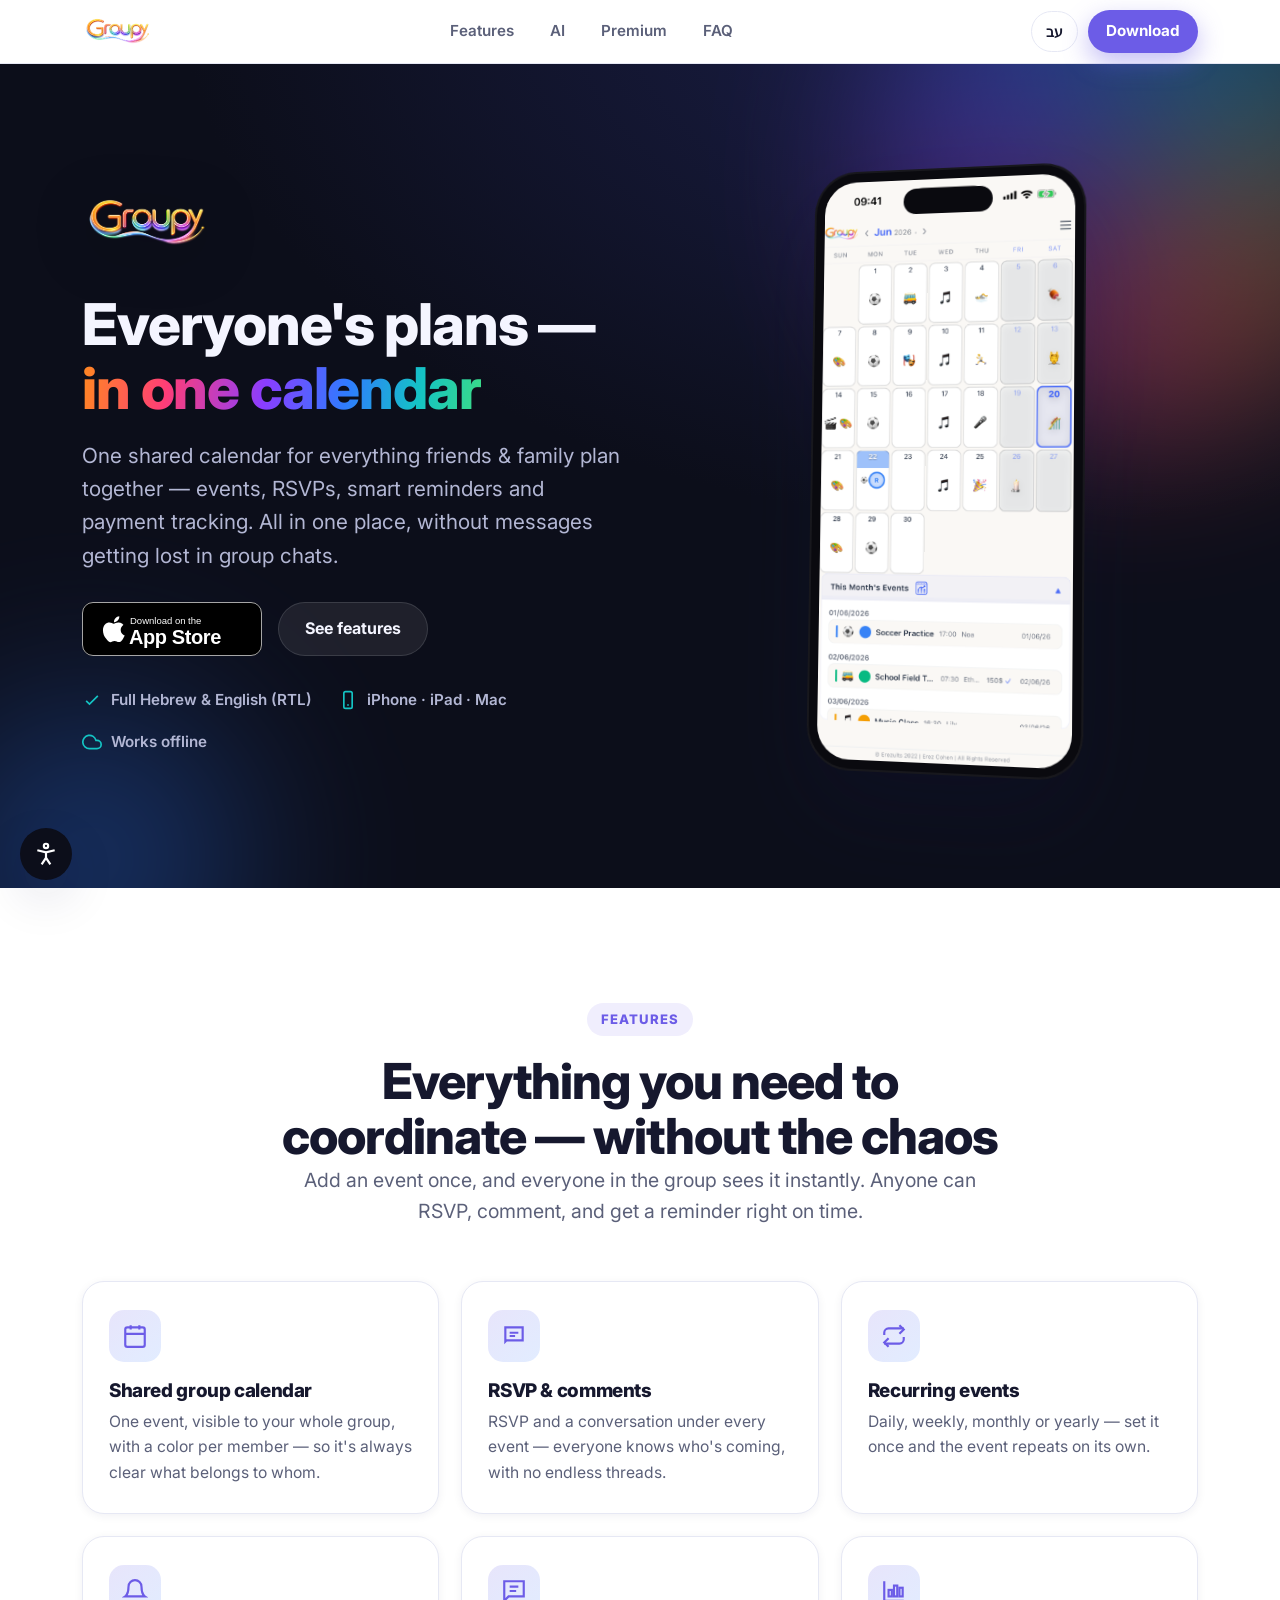
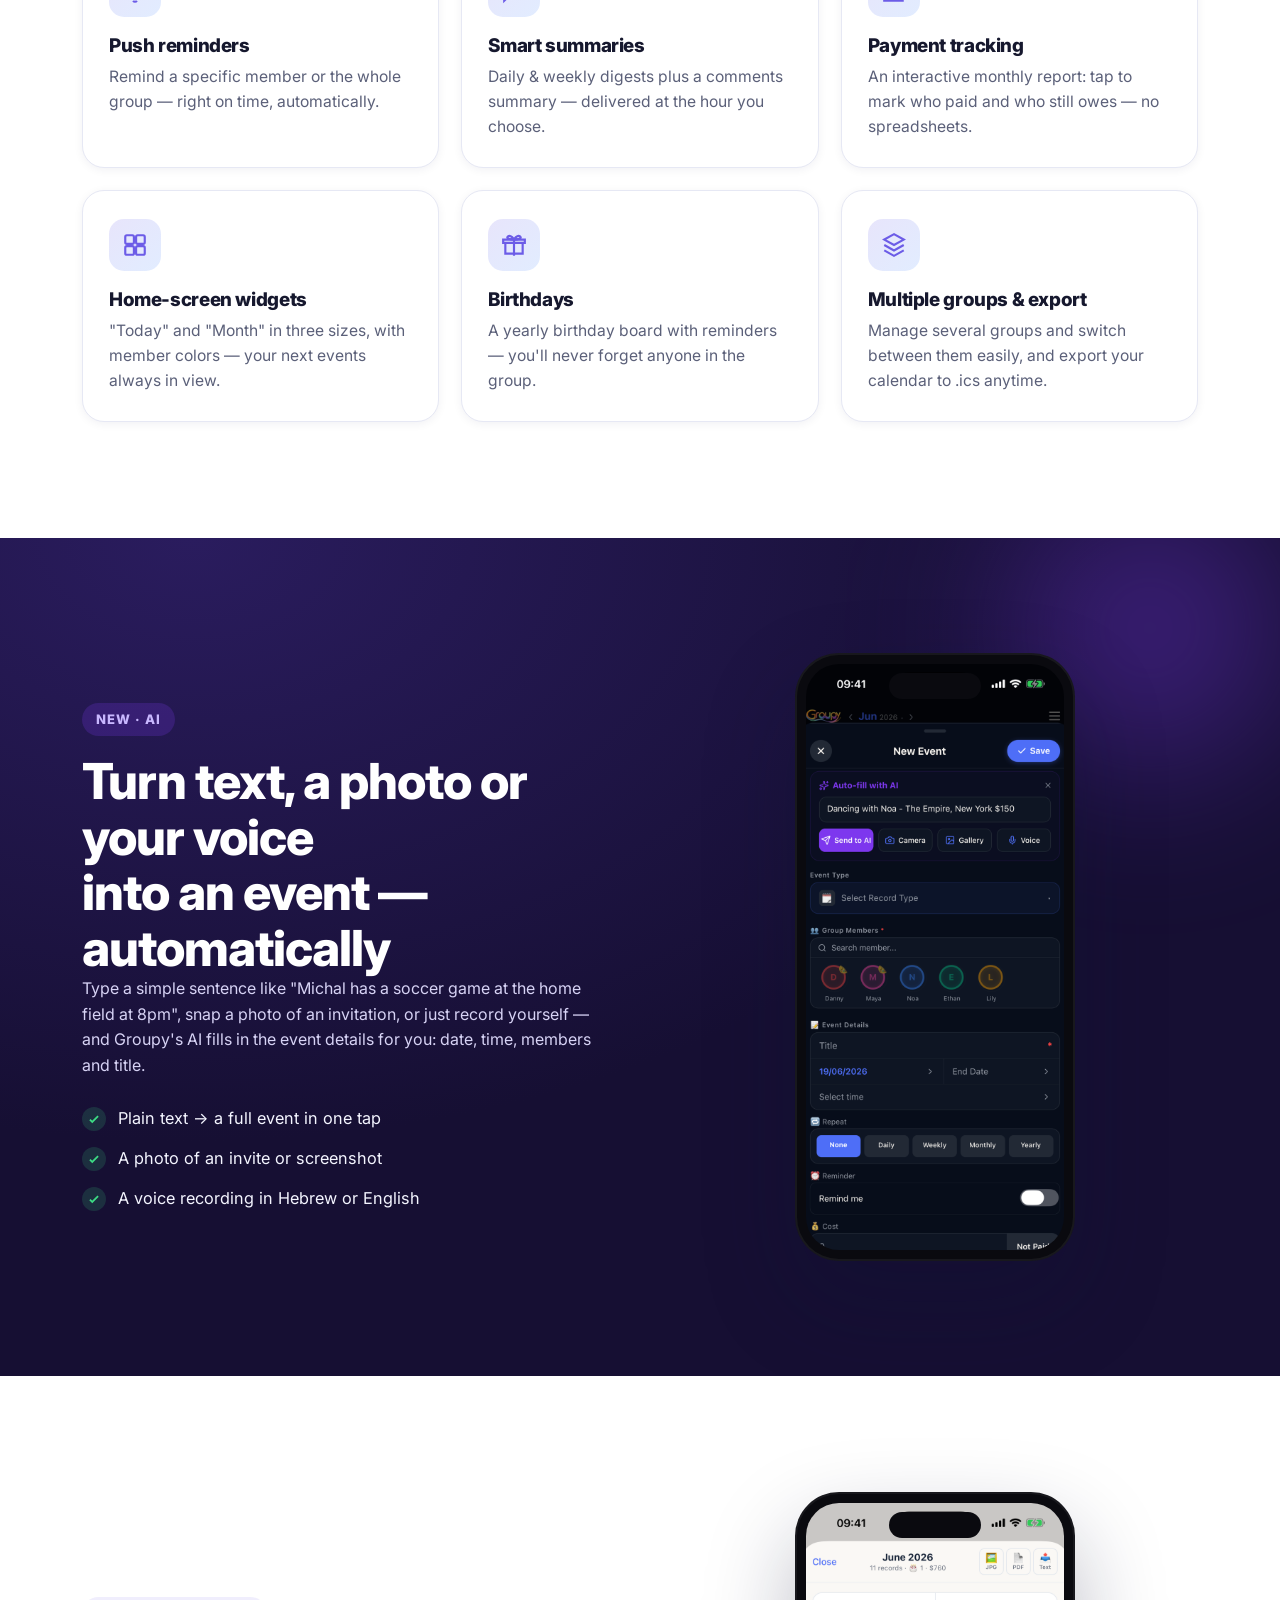
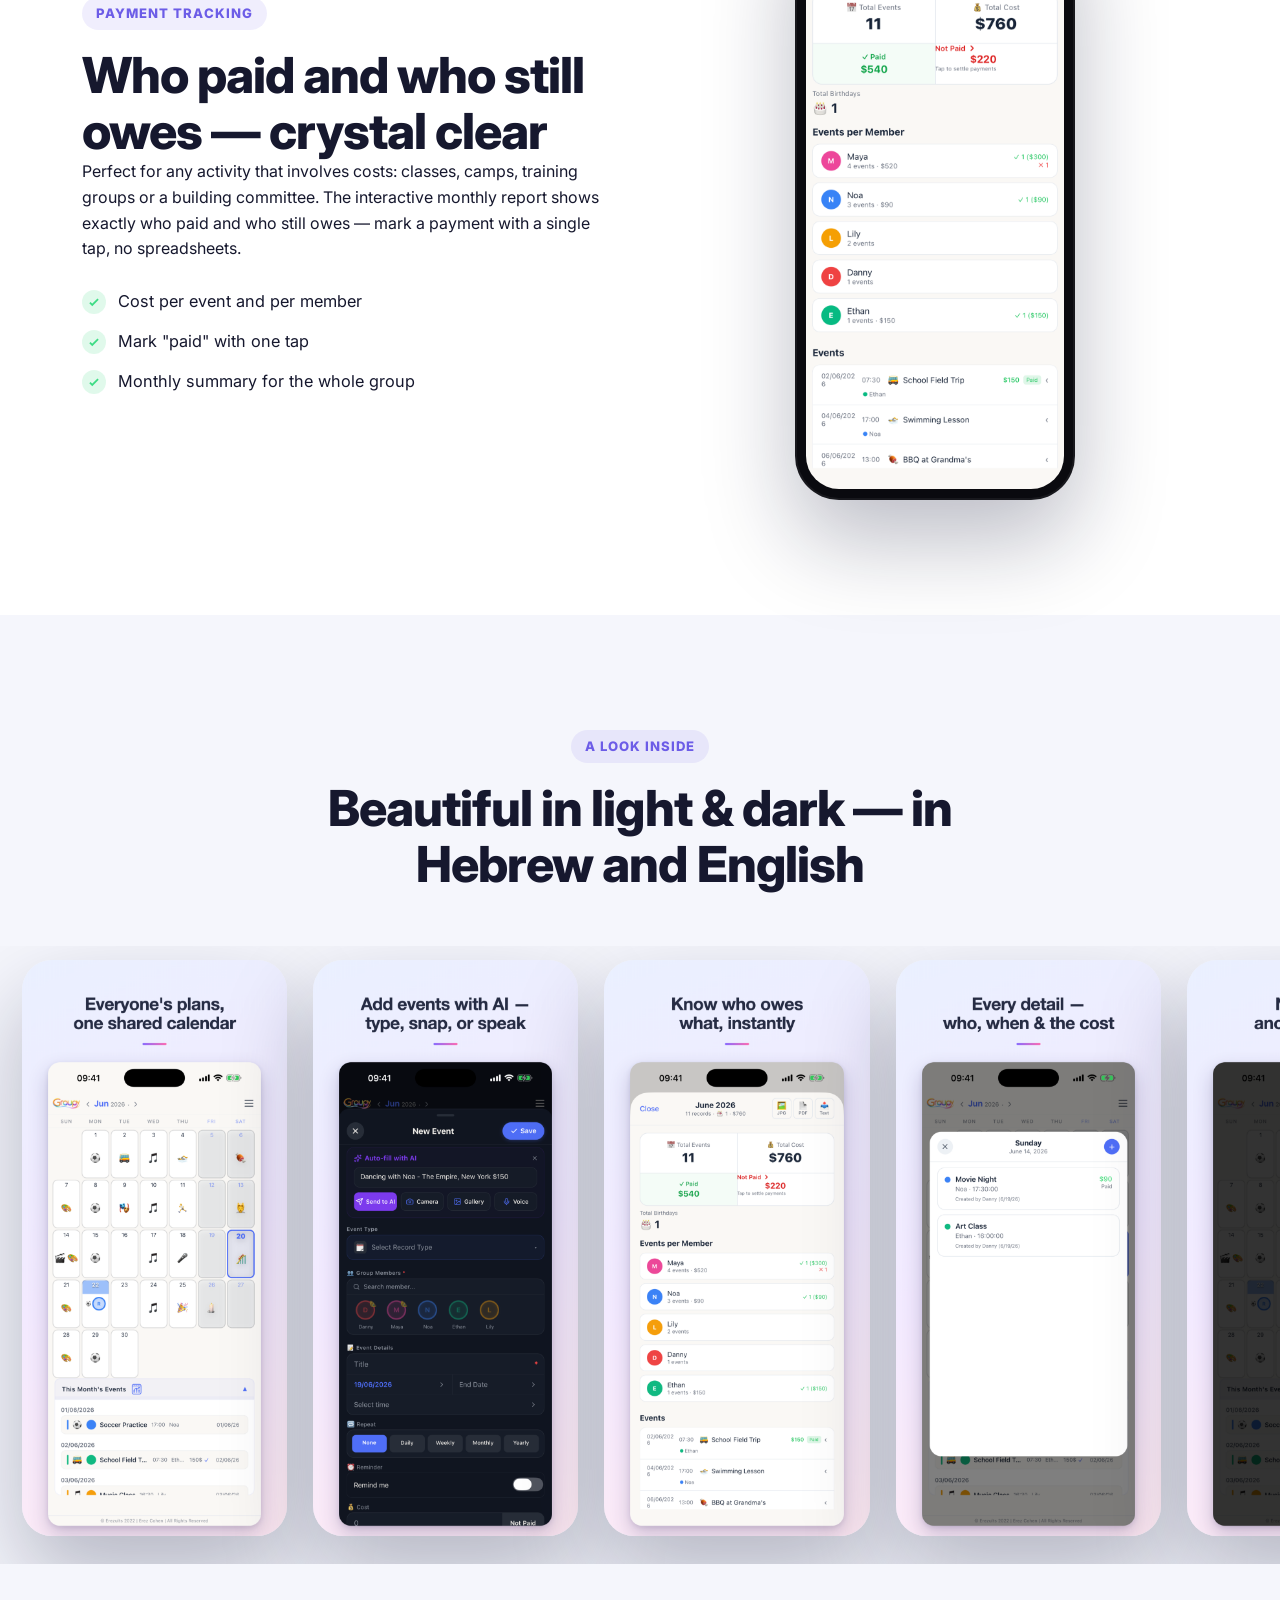
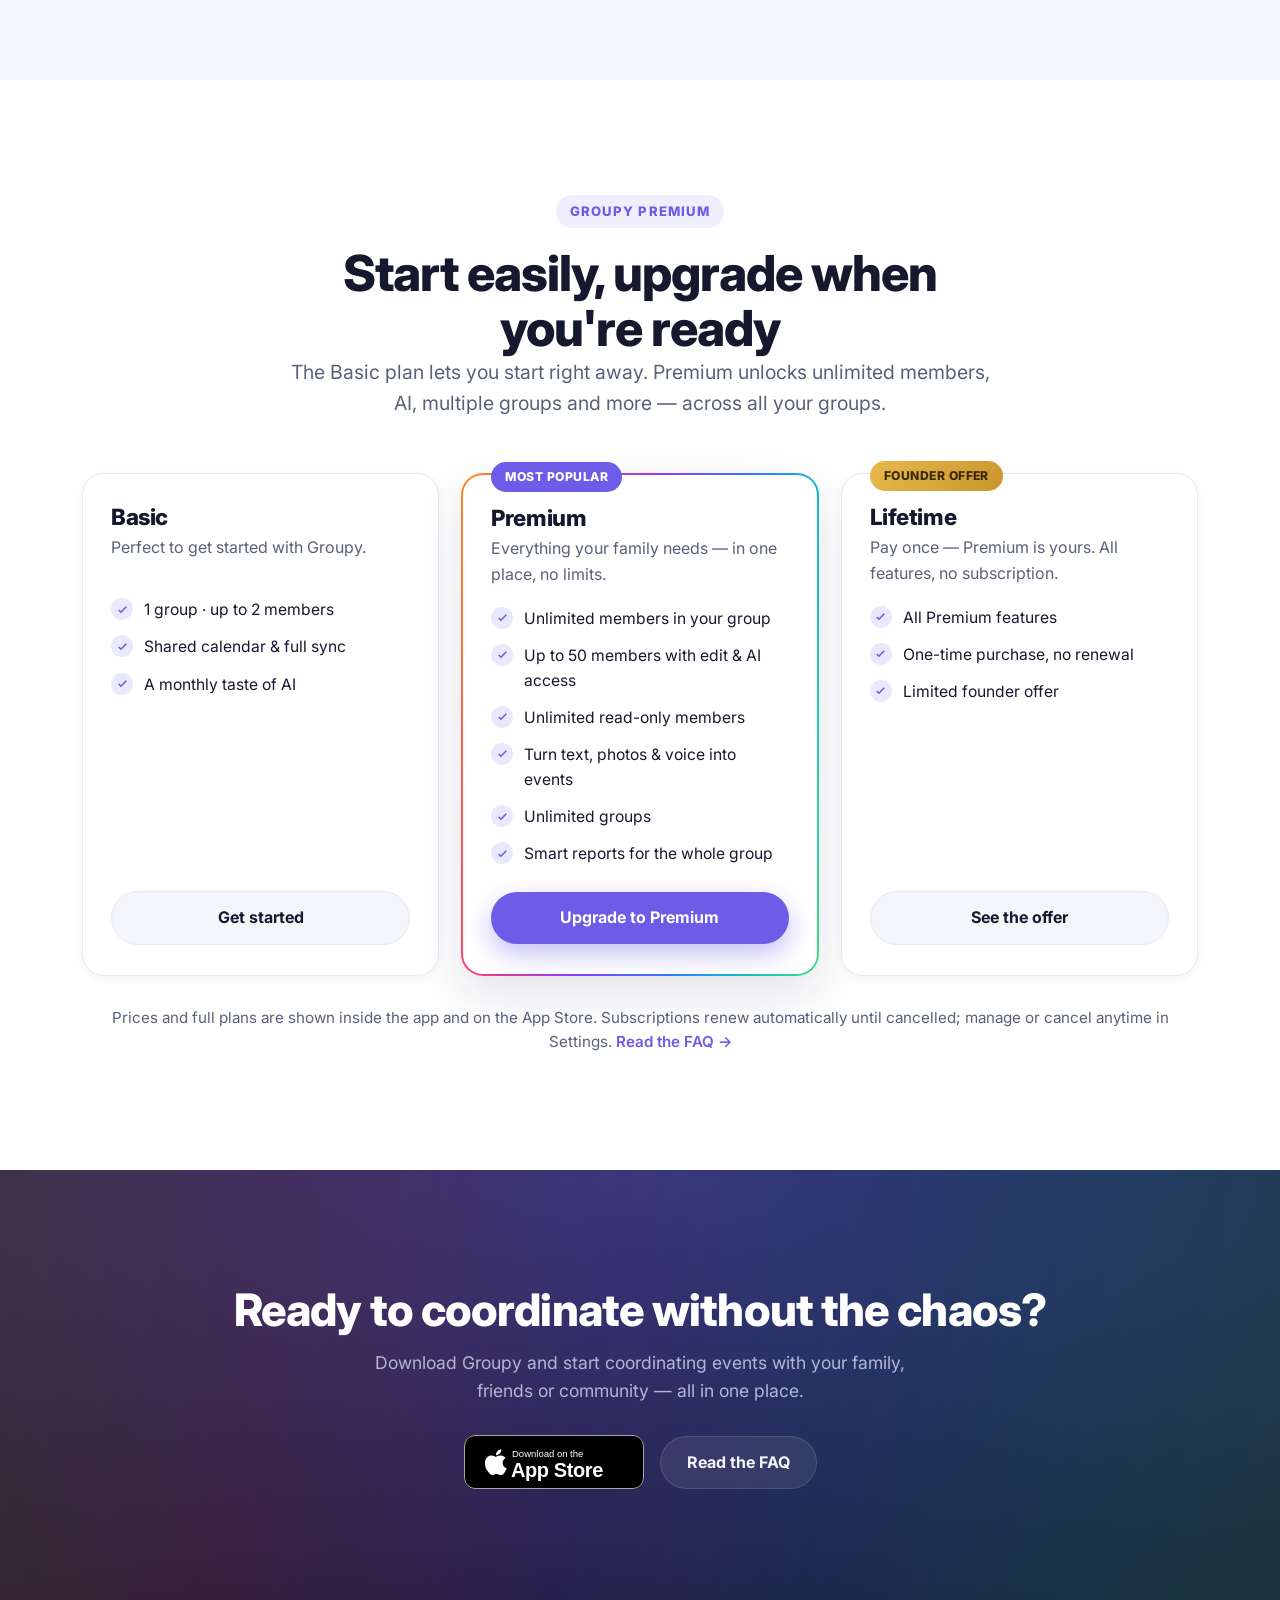
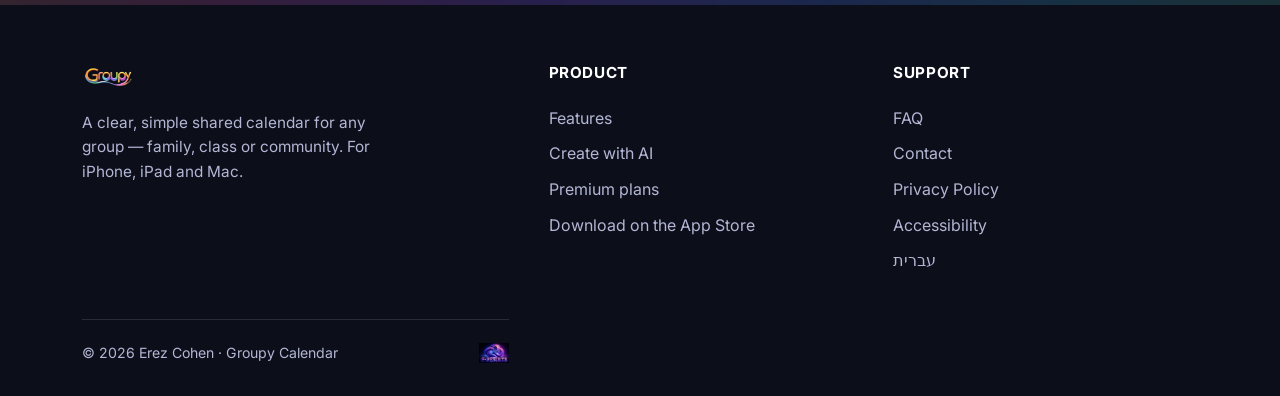
<file: en/index.html>
<!DOCTYPE html>
<html lang="en" dir="ltr" class="no-js">
<head>
  <meta charset="UTF-8" />
  <meta name="viewport" content="width=device-width, initial-scale=1" />
  <title>Groupy Calendar — Shared calendar for groups, family &amp; friends</title>
  <meta name="description" content="Groupy is a clear, simple shared calendar for any group — family, class or community. One event, visible to everyone, with RSVPs, smart reminders, AI event creation and payment tracking. For iPhone, iPad and Mac." />
  <meta name="theme-color" content="#0c0e1a" />
  <link rel="canonical" href="https://groupy-web.erezults.com/en/" />
  <link rel="alternate" hreflang="en" href="https://groupy-web.erezults.com/en/" />
  <link rel="alternate" hreflang="he" href="https://groupy-web.erezults.com/" />
  <link rel="alternate" hreflang="x-default" href="https://groupy-web.erezults.com/" />

  <meta property="og:type" content="website" />
  <meta property="og:site_name" content="Groupy Calendar" />
  <meta property="og:title" content="Groupy Calendar — Shared calendar for groups" />
  <meta property="og:description" content="Everyone's plans, in one calendar. Events, RSVPs, reminders, AI and payment tracking — for iPhone, iPad and Mac." />
  <meta property="og:image" content="https://groupy-web.erezults.com/assets/img/og.png" />
  <meta property="og:url" content="https://groupy-web.erezults.com/en/" />
  <meta property="og:locale" content="en_US" />
  <meta name="twitter:card" content="summary_large_image" />

  <link rel="icon" href="/favicon.ico" sizes="any" />
  <link rel="icon" type="image/png" href="/assets/img/favicon.png" />
  <link rel="apple-touch-icon" href="/assets/img/apple-touch-icon.png" />

  <link rel="preconnect" href="https://fonts.googleapis.com" />
  <link rel="preconnect" href="https://fonts.gstatic.com" crossorigin />
  <link href="https://fonts.googleapis.com/css2?family=Heebo:wght@400;500;600;700;800&family=Inter:wght@400;600;700;800&display=swap" rel="stylesheet" />
  <link rel="stylesheet" href="/assets/css/styles.css" />
</head>
<body>
<script>document.documentElement.classList.remove('no-js');</script>
<a class="skip-link" href="#main-content">Skip to content</a>

<!-- ===== Nav ===== -->
<header class="nav" id="nav">
  <div class="container">
    <a class="nav-logo" href="/en/" aria-label="Groupy Calendar"><img src="/assets/img/groupy-wordmark.png" alt="Groupy" /></a>
    <nav class="nav-links" aria-label="Main navigation">
      <a class="link" href="#features">Features</a>
      <a class="link" href="#ai">AI</a>
      <a class="link" href="#subscription">Premium</a>
      <a class="link" href="/en/faq.html">FAQ</a>
    </nav>
    <div class="nav-right">
      <a class="lang-toggle" href="/" hreflang="he" aria-label="עבור לעברית">עב</a>
      <a class="btn btn-primary nav-cta desk-cta" href="https://apps.apple.com/app/id6779937306" target="_blank" rel="noopener">Download</a>
      <button class="nav-burger" aria-label="Menu" aria-expanded="false"><span></span></button>
    </div>
  </div>
</header>

<!-- ===== Hero ===== -->
<section class="hero" id="main-content" tabindex="-1">
  <div class="container">
    <div class="hero-copy">
      <img class="hero-wordmark" src="/assets/img/groupy-wordmark.png" alt="Groupy" />
      <h1>Everyone's plans — <span class="gradient-text">in one calendar</span></h1>
      <p class="sub">One shared calendar for everything friends &amp; family plan together — events, RSVPs, smart reminders and payment tracking. All in one place, without messages getting lost in group chats.</p>
      <div class="hero-actions">
        <a class="appstore-badge" href="https://apps.apple.com/app/id6779937306" target="_blank" rel="noopener" aria-label="Download on the App Store">
          <img src="/assets/img/appstore-badge-en.svg" alt="Download on the App Store" width="180" height="54" />
        </a>
        <a class="btn btn-ghost on-dark" href="#features">See features</a>
      </div>
      <ul class="hero-badges">
        <li class="hero-badge"><svg viewBox="0 0 24 24" fill="none" stroke="currentColor" stroke-width="2"><path d="M5 13l4 4L19 7"/></svg> Full Hebrew &amp; English (RTL)</li>
        <li class="hero-badge"><svg viewBox="0 0 24 24" fill="none" stroke="currentColor" stroke-width="2"><rect x="7" y="2" width="10" height="20" rx="2"/><path d="M11 18h2"/></svg> iPhone · iPad · Mac</li>
        <li class="hero-badge"><svg viewBox="0 0 24 24" fill="none" stroke="currentColor" stroke-width="2"><path d="M18 10h-1.26A8 8 0 1 0 9 20h9a5 5 0 0 0 0-10z"/></svg> Works offline</li>
      </ul>
    </div>
    <div class="hero-visual">
      <div class="phone phone-tilt">
        <img src="/assets/img/screens/en/calendar.png" alt="Groupy calendar screen" loading="eager" />
      </div>
    </div>
  </div>
</section>

<!-- ===== Features ===== -->
<section class="section" id="features">
  <div class="container">
    <div class="section-head reveal">
      <span class="eyebrow">Features</span>
      <h2 class="title">Everything you need to coordinate — without the chaos</h2>
      <p class="lead">Add an event once, and everyone in the group sees it instantly. Anyone can RSVP, comment, and get a reminder right on time.</p>
    </div>
    <div class="features-grid">
      <article class="feature-card reveal">
        <div class="feature-ic"><svg viewBox="0 0 24 24" fill="none" stroke="currentColor" stroke-width="2"><rect x="3" y="4" width="18" height="18" rx="2"/><path d="M3 10h18M8 2v4M16 2v4"/></svg></div>
        <h3>Shared group calendar</h3>
        <p>One event, visible to your whole group, with a color per member — so it's always clear what belongs to whom.</p>
      </article>
      <article class="feature-card reveal">
        <div class="feature-ic"><svg viewBox="0 0 24 24" fill="none" stroke="currentColor" stroke-width="2"><path d="M4 4h16v12H5.2L4 17.2V4z"/><path d="M8 9h8M8 12h5"/></svg></div>
        <h3>RSVP &amp; comments</h3>
        <p>RSVP and a conversation under every event — everyone knows who's coming, with no endless threads.</p>
      </article>
      <article class="feature-card reveal">
        <div class="feature-ic"><svg viewBox="0 0 24 24" fill="none" stroke="currentColor" stroke-width="2"><path d="M17 2l4 4-4 4"/><path d="M3 11V9a4 4 0 0 1 4-4h14"/><path d="M7 22l-4-4 4-4"/><path d="M21 13v2a4 4 0 0 1-4 4H3"/></svg></div>
        <h3>Recurring events</h3>
        <p>Daily, weekly, monthly or yearly — set it once and the event repeats on its own.</p>
      </article>
      <article class="feature-card reveal">
        <div class="feature-ic"><svg viewBox="0 0 24 24" fill="none" stroke="currentColor" stroke-width="2"><path d="M18 8a6 6 0 1 0-12 0c0 7-3 9-3 9h18s-3-2-3-9"/><path d="M13.7 21a2 2 0 0 1-3.4 0"/></svg></div>
        <h3>Push reminders</h3>
        <p>Remind a specific member or the whole group — right on time, automatically.</p>
      </article>
      <article class="feature-card reveal">
        <div class="feature-ic"><svg viewBox="0 0 24 24" fill="none" stroke="currentColor" stroke-width="2"><path d="M3 3h18v14H7l-4 4V3z"/><path d="M8 8h8M8 12h6"/></svg></div>
        <h3>Smart summaries</h3>
        <p>Daily &amp; weekly digests plus a comments summary — delivered at the hour you choose.</p>
      </article>
      <article class="feature-card reveal">
        <div class="feature-ic"><svg viewBox="0 0 24 24" fill="none" stroke="currentColor" stroke-width="2"><path d="M3 3v18h18"/><rect x="7" y="11" width="3" height="6"/><rect x="12" y="7" width="3" height="10"/><rect x="17" y="9" width="3" height="8"/></svg></div>
        <h3>Payment tracking</h3>
        <p>An interactive monthly report: tap to mark who paid and who still owes — no spreadsheets.</p>
      </article>
      <article class="feature-card reveal">
        <div class="feature-ic"><svg viewBox="0 0 24 24" fill="none" stroke="currentColor" stroke-width="2"><rect x="3" y="3" width="8" height="8" rx="1.5"/><rect x="13" y="3" width="8" height="8" rx="1.5"/><rect x="3" y="13" width="8" height="8" rx="1.5"/><rect x="13" y="13" width="8" height="8" rx="1.5"/></svg></div>
        <h3>Home-screen widgets</h3>
        <p>"Today" and "Month" in three sizes, with member colors — your next events always in view.</p>
      </article>
      <article class="feature-card reveal">
        <div class="feature-ic"><svg viewBox="0 0 24 24" fill="none" stroke="currentColor" stroke-width="2"><path d="M20 10v10H4V10"/><path d="M2 7h20v3H2z"/><path d="M12 22V7M12 7S9 2 6.5 4 9 7 12 7zM12 7s3-5 5.5-3S15 7 12 7z"/></svg></div>
        <h3>Birthdays</h3>
        <p>A yearly birthday board with reminders — you'll never forget anyone in the group.</p>
      </article>
      <article class="feature-card reveal">
        <div class="feature-ic"><svg viewBox="0 0 24 24" fill="none" stroke="currentColor" stroke-width="2"><path d="M12 2l9 5-9 5-9-5 9-5z"/><path d="M3 12l9 5 9-5"/><path d="M3 17l9 5 9-5"/></svg></div>
        <h3>Multiple groups &amp; export</h3>
        <p>Manage several groups and switch between them easily, and export your calendar to ‎.ics‎ anytime.</p>
      </article>
    </div>
  </div>
</section>

<!-- ===== AI spotlight ===== -->
<section class="section spotlight" id="ai">
  <div class="container">
    <div class="split">
      <div class="split-copy">
        <span class="eyebrow">New · AI</span>
        <h2 class="title">Turn text, a photo or your voice<br/>into an event — automatically</h2>
        <p>Type a simple sentence like "Michal has a soccer game at the home field at 8pm", snap a photo of an invitation, or just record yourself — and Groupy's AI fills in the event details for you: date, time, members and title.</p>
        <ul class="feature-list on-dark">
          <li><span class="check"><svg viewBox="0 0 24 24" fill="none" stroke="currentColor" stroke-width="3"><path d="M5 13l4 4L19 7"/></svg></span> Plain text → a full event in one tap</li>
          <li><span class="check"><svg viewBox="0 0 24 24" fill="none" stroke="currentColor" stroke-width="3"><path d="M5 13l4 4L19 7"/></svg></span> A photo of an invite or screenshot</li>
          <li><span class="check"><svg viewBox="0 0 24 24" fill="none" stroke="currentColor" stroke-width="3"><path d="M5 13l4 4L19 7"/></svg></span> A voice recording in Hebrew or English</li>
        </ul>
      </div>
      <div class="split-media">
        <div class="phone"><img src="/assets/img/screens/en/ai.png" alt="Create an event with AI in Groupy" loading="lazy" /></div>
      </div>
    </div>
  </div>
</section>

<!-- ===== Payments spotlight ===== -->
<section class="section" id="payments">
  <div class="container">
    <div class="split">
      <div class="split-copy">
        <span class="eyebrow">Payment tracking</span>
        <h2 class="title">Who paid and who still owes — crystal clear</h2>
        <p>Perfect for any activity that involves costs: classes, camps, training groups or a building committee. The interactive monthly report shows exactly who paid and who still owes — mark a payment with a single tap, no spreadsheets.</p>
        <ul class="feature-list">
          <li><span class="check"><svg viewBox="0 0 24 24" fill="none" stroke="currentColor" stroke-width="3"><path d="M5 13l4 4L19 7"/></svg></span> Cost per event and per member</li>
          <li><span class="check"><svg viewBox="0 0 24 24" fill="none" stroke="currentColor" stroke-width="3"><path d="M5 13l4 4L19 7"/></svg></span> Mark "paid" with one tap</li>
          <li><span class="check"><svg viewBox="0 0 24 24" fill="none" stroke="currentColor" stroke-width="3"><path d="M5 13l4 4L19 7"/></svg></span> Monthly summary for the whole group</li>
        </ul>
      </div>
      <div class="split-media">
        <div class="phone"><img src="/assets/img/screens/en/report.png" alt="Monthly payment report in Groupy" loading="lazy" /></div>
      </div>
    </div>
  </div>
</section>

<!-- ===== Screens gallery ===== -->
<section class="section" style="background:var(--surface-2)">
  <div class="container">
    <div class="section-head reveal">
      <span class="eyebrow">A look inside</span>
      <h2 class="title">Beautiful in light &amp; dark — in Hebrew and English</h2>
    </div>
  </div>
  <div class="gallery reveal" role="list" aria-label="App Store screenshots">
    <figure class="canvas-shot" role="listitem"><img src="/assets/img/store/en/1-calendar.png" alt="Everyone's plans, in one calendar" loading="lazy"/></figure>
    <figure class="canvas-shot" role="listitem"><img src="/assets/img/store/en/7-ai.png" alt="Add events with AI — type, snap or speak" loading="lazy"/></figure>
    <figure class="canvas-shot" role="listitem"><img src="/assets/img/store/en/5-report.png" alt="See who owes what, at a glance" loading="lazy"/></figure>
    <figure class="canvas-shot" role="listitem"><img src="/assets/img/store/en/2-day-view.png" alt="Every detail — who, when and how much" loading="lazy"/></figure>
    <figure class="canvas-shot" role="listitem"><img src="/assets/img/store/en/3-birthday.png" alt="Never miss a birthday" loading="lazy"/></figure>
    <figure class="canvas-shot" role="listitem"><img src="/assets/img/store/en/4-birthdays.png" alt="All birthdays, all year" loading="lazy"/></figure>
    <figure class="canvas-shot" role="listitem"><img src="/assets/img/store/en/6-dark-mode.png" alt="Beautiful in light & dark" loading="lazy"/></figure>
  </div>
</section>

<!-- ===== Subscription ===== -->
<section class="section" id="subscription">
  <div class="container">
    <div class="section-head reveal">
      <span class="eyebrow">Groupy Premium</span>
      <h2 class="title">Start easily, upgrade when you're ready</h2>
      <p class="lead">The Basic plan lets you start right away. Premium unlocks unlimited members, AI, multiple groups and more — across all your groups.</p>
    </div>
    <div class="plans">
      <!-- Basic -->
      <article class="plan reveal">
        <h3>Basic</h3>
        <p class="plan-tagline">Perfect to get started with Groupy.</p>
        <ul>
          <li><span class="check"><svg viewBox="0 0 24 24" fill="none" stroke="currentColor" stroke-width="3"><path d="M5 13l4 4L19 7"/></svg></span> 1 group · up to 2 members</li>
          <li><span class="check"><svg viewBox="0 0 24 24" fill="none" stroke="currentColor" stroke-width="3"><path d="M5 13l4 4L19 7"/></svg></span> Shared calendar &amp; full sync</li>
          <li><span class="check"><svg viewBox="0 0 24 24" fill="none" stroke="currentColor" stroke-width="3"><path d="M5 13l4 4L19 7"/></svg></span> A monthly taste of AI</li>
        </ul>
        <a class="btn btn-ghost" href="https://apps.apple.com/app/id6779937306" target="_blank" rel="noopener">Get started</a>
      </article>
      <!-- Premium -->
      <article class="plan featured reveal">
        <span class="tag">Most popular</span>
        <h3>Premium</h3>
        <p class="plan-tagline">Everything your family needs — in one place, no limits.</p>
        <ul>
          <li><span class="check"><svg viewBox="0 0 24 24" fill="none" stroke="currentColor" stroke-width="3"><path d="M5 13l4 4L19 7"/></svg></span> Unlimited members in your group</li>
          <li><span class="check"><svg viewBox="0 0 24 24" fill="none" stroke="currentColor" stroke-width="3"><path d="M5 13l4 4L19 7"/></svg></span> Up to 50 members with edit &amp; AI access</li>
          <li><span class="check"><svg viewBox="0 0 24 24" fill="none" stroke="currentColor" stroke-width="3"><path d="M5 13l4 4L19 7"/></svg></span> Unlimited read-only members</li>
          <li><span class="check"><svg viewBox="0 0 24 24" fill="none" stroke="currentColor" stroke-width="3"><path d="M5 13l4 4L19 7"/></svg></span> Turn text, photos &amp; voice into events</li>
          <li><span class="check"><svg viewBox="0 0 24 24" fill="none" stroke="currentColor" stroke-width="3"><path d="M5 13l4 4L19 7"/></svg></span> Unlimited groups</li>
          <li><span class="check"><svg viewBox="0 0 24 24" fill="none" stroke="currentColor" stroke-width="3"><path d="M5 13l4 4L19 7"/></svg></span> Smart reports for the whole group</li>
        </ul>
        <a class="btn btn-primary" href="https://apps.apple.com/app/id6779937306" target="_blank" rel="noopener">Upgrade to Premium</a>
      </article>
      <!-- Lifetime -->
      <article class="plan lifetime reveal">
        <span class="tag">Founder offer</span>
        <h3>Lifetime</h3>
        <p class="plan-tagline">Pay once — Premium is yours. All features, no subscription.</p>
        <ul>
          <li><span class="check"><svg viewBox="0 0 24 24" fill="none" stroke="currentColor" stroke-width="3"><path d="M5 13l4 4L19 7"/></svg></span> All Premium features</li>
          <li><span class="check"><svg viewBox="0 0 24 24" fill="none" stroke="currentColor" stroke-width="3"><path d="M5 13l4 4L19 7"/></svg></span> One-time purchase, no renewal</li>
          <li><span class="check"><svg viewBox="0 0 24 24" fill="none" stroke="currentColor" stroke-width="3"><path d="M5 13l4 4L19 7"/></svg></span> Limited founder offer</li>
        </ul>
        <a class="btn btn-ghost" href="https://apps.apple.com/app/id6779937306" target="_blank" rel="noopener">See the offer</a>
      </article>
    </div>
    <p class="plan-note">Prices and full plans are shown inside the app and on the App Store. Subscriptions renew automatically until cancelled; manage or cancel anytime in Settings. <a href="/en/faq.html" style="color:var(--accent);font-weight:600">Read the FAQ →</a></p>
  </div>
</section>

<!-- ===== CTA band ===== -->
<section class="section cta-band">
  <div class="container">
    <h2>Ready to coordinate without the chaos?</h2>
    <p>Download Groupy and start coordinating events with your family, friends or community — all in one place.</p>
    <div class="cta-actions">
      <a class="appstore-badge" href="https://apps.apple.com/app/id6779937306" target="_blank" rel="noopener" aria-label="Download on the App Store">
        <img src="/assets/img/appstore-badge-en.svg" alt="Download on the App Store" width="180" height="54" />
      </a>
      <a class="btn btn-ghost on-dark" href="/en/faq.html">Read the FAQ</a>
    </div>
  </div>
</section>

<!-- ===== Footer ===== -->
<footer class="footer">
  <div class="container">
    <div class="footer-brand">
      <img src="/assets/img/groupy-wordmark.png" alt="Groupy" />
      <p>A clear, simple shared calendar for any group — family, class or community. For iPhone, iPad and Mac.</p>
    </div>
    <div>
      <h4>Product</h4>
      <a href="#features">Features</a><br/>
      <a href="#ai">Create with AI</a><br/>
      <a href="#subscription">Premium plans</a><br/>
      <a href="https://apps.apple.com/app/id6779937306" target="_blank" rel="noopener">Download on the App Store</a>
    </div>
    <div>
      <h4>Support</h4>
      <a href="/en/faq.html">FAQ</a><br/>
      <a href="mailto:erezults@gmail.com">Contact</a><br/>
      <a href="/en/privacy.html">Privacy Policy</a><br/>
      <a href="/en/accessibility.html">Accessibility</a><br/>
      <a href="/" hreflang="he">עברית</a>
    </div>
  </div>
  <div class="container">
    <div class="footer-bottom">
      <span>© 2026 Erez Cohen · Groupy Calendar</span>
      <span class="ez"><img src="/assets/img/erezults-logo.png" alt="Erezults" /></span>
    </div>
  </div>
</footer>

<script type="application/ld+json">
{
  "@context": "https://schema.org",
  "@type": "SoftwareApplication",
  "name": "Groupy Calendar",
  "operatingSystem": "iOS, iPadOS, macOS",
  "applicationCategory": "ProductivityApplication",
  "url": "https://groupy-web.erezults.com/en/",
  "image": "https://groupy-web.erezults.com/assets/img/og.png",
  "inLanguage": ["en", "he"],
  "description": "A clear, simple shared calendar for any group — family, class or community. One event, visible to everyone, with RSVPs, smart reminders, AI event creation and payment tracking.",
  "author": { "@type": "Organization", "name": "E-REZULTS", "email": "erezults@gmail.com" },
  "downloadUrl": "https://apps.apple.com/app/id6779937306"
}
</script>
<script src="/assets/js/main.js" defer></script>
<script src="/assets/js/accessibility.js" defer></script>
</body>
</html>
</file>
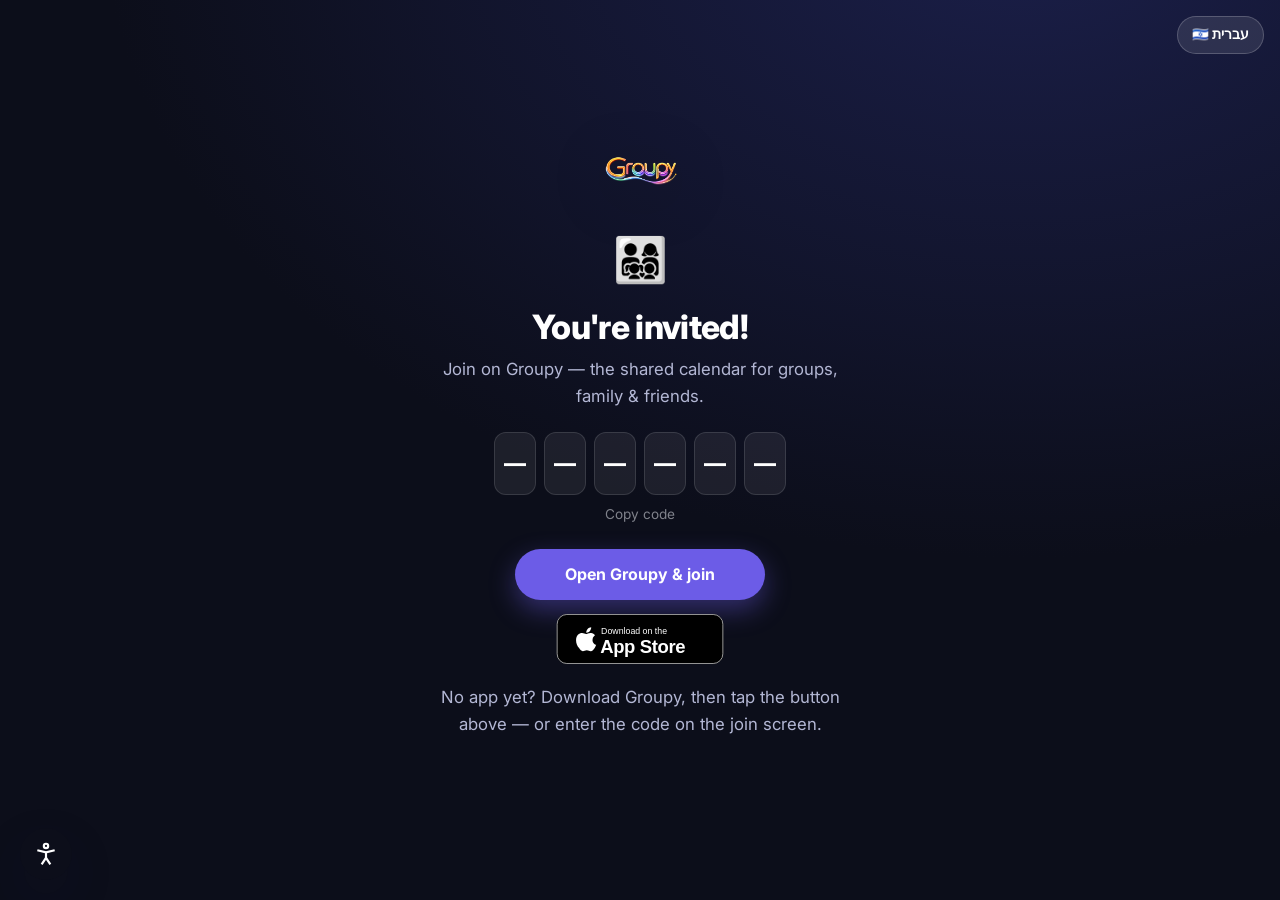
<file: join/index.html>
<!DOCTYPE html>
<html lang="en" dir="ltr" class="no-js">
<head>
  <meta charset="UTF-8" />
  <meta name="viewport" content="width=device-width, initial-scale=1" />
  <title>Groupy — Join a group / הצטרפות לקבוצה</title>
  <meta name="robots" content="noindex" />
  <meta name="theme-color" content="#0c0e1a" />
  <link rel="icon" href="/favicon.ico" sizes="any" />
  <link rel="icon" type="image/png" href="/assets/img/favicon.png" />
  <link rel="apple-touch-icon" href="/assets/img/apple-touch-icon.png" />
  <link rel="preconnect" href="https://fonts.googleapis.com" />
  <link rel="preconnect" href="https://fonts.gstatic.com" crossorigin />
  <link href="https://fonts.googleapis.com/css2?family=Heebo:wght@400;500;600;700;800&family=Inter:wght@400;600;700;800&display=swap" rel="stylesheet" />
  <link rel="stylesheet" href="/assets/css/styles.css" />
  <style>
    body { min-height: 100dvh; display: grid; place-items: center;
      background: radial-gradient(120% 120% at 80% -10%, #1b1f4a 0%, var(--ink, #0c0e1a) 60%); color: var(--text-on-dark, #f4f5fb); }
    .join-card { max-width: 460px; margin-inline: auto; text-align: center; padding: 40px 26px 48px; }
    .join-card .mark { height: 52px; width: auto; margin: 0 auto 26px; filter: drop-shadow(0 8px 30px rgba(0,0,0,.4)); }
    .join-card h1 { font-size: clamp(1.6rem, 5vw, 2.1rem); margin-bottom: 10px; color: #fff; }
    .join-card p { color: var(--text-on-dark-muted, rgba(244,245,251,.72)); font-size: 1.05rem; margin-bottom: 8px; }
    .group-name { color: var(--brand-green, #3ddc84); font-weight: 800; }
    .code-box { display: flex; justify-content: center; gap: 8px; margin: 22px 0 6px; direction: ltr; }
    .code-char { background: rgba(255,255,255,.07); border: 1px solid var(--border-dark, rgba(255,255,255,.14));
      border-radius: 12px; min-width: 42px; padding: 13px 6px; font-weight: 800; font-size: 22px; color: #fff; }
    .copy-btn { background: none; border: none; color: rgba(244,245,251,.5); font-size: .85rem; cursor: pointer; margin-bottom: 22px; font-family: inherit; }
    .copy-btn:hover { color: #fff; }
    .join-actions { display: flex; flex-direction: column; gap: 14px; align-items: center; }
    .join-actions .btn { min-width: 250px; }
    .appstore-badge img { height: 50px; }
    .hint { font-size: .9rem; color: rgba(244,245,251,.55); margin-top: 6px; }
    .lang-switch { position: fixed; top: 16px; inset-inline-end: 16px; }
    .lang-switch button { background: rgba(255,255,255,.1); border: 1px solid rgba(255,255,255,.2); color: #fff;
      border-radius: 999px; padding: 7px 14px; font-weight: 700; font-size: .85rem; cursor: pointer; }
  </style>
</head>
<body>
  <a class="skip-link" href="#main-content" data-i18n="skip">Skip to content</a>
  <div class="lang-switch"><button id="langBtn" type="button">🇮🇱 עברית</button></div>
  <main class="join-card" id="main-content" tabindex="-1">
    <img class="mark" src="/assets/img/groupy-wordmark.png" alt="Groupy" />
    <div style="font-size:44px;margin-bottom:14px">👨‍👩‍👧‍👦</div>
    <h1 data-i18n="title">You're invited!</h1>
    <p><span data-i18n="sub">Join</span> <span class="group-name" id="groupName"></span> <span data-i18n="sub2">on Groupy — the shared calendar for groups, family & friends.</span></p>
    <div class="code-box" id="codeBox"></div>
    <button class="copy-btn" id="copyBtn" type="button" data-i18n="copy">Copy code</button>
    <div class="join-actions">
      <a class="btn btn-primary" id="openApp" href="groupy://" data-i18n="open">Open Groupy & join</a>
      <a class="appstore-badge" href="https://apps.apple.com/app/id6779937306" target="_blank" rel="noopener" aria-label="App Store">
        <img src="/assets/img/appstore-badge-en.svg" id="badgeImg" alt="App Store" width="180" height="54" />
      </a>
      <p class="hint" data-i18n="hint">No app yet? Download Groupy, then tap the button above — or enter the code on the join screen.</p>
    </div>
  </main>

  <script>
  (function () {
    document.documentElement.classList.remove('no-js');
    var qp = new URLSearchParams(location.search);
    var code = (qp.get('code') || '').replace(/[^A-Za-z0-9]/g, '').toUpperCase().slice(0, 8);
    var group = (qp.get('group') || '').slice(0, 60);
    // Open the SAME app the invite came from (dev builds pass ?app=dev) —
    // mirrors the /auth page's dev/prod mechanism.
    var scheme = qp.get('app') === 'dev' ? 'groupy-dev://' : 'groupy://';

    document.getElementById('groupName').textContent = group ? '"' + group + '"' : '';
    var box = document.getElementById('codeBox');
    (code || '——————').split('').forEach(function (ch) {
      var d = document.createElement('div');
      d.className = 'code-char'; d.textContent = ch;
      box.appendChild(d);
    });
    document.getElementById('openApp').setAttribute('href', scheme + 'join/' + encodeURIComponent(code));

    var STR = {
      en: {
        title: "You're invited!", sub: 'Join', sub2: 'on Groupy — the shared calendar for groups, family & friends.',
        copy: 'Copy code', copied: 'Copied ✓', open: 'Open Groupy & join',
        hint: 'No app yet? Download Groupy, then tap the button above — or enter the code on the join screen.',
        skip: 'Skip to content',
        lang: '🇮🇱 עברית', dir: 'ltr', l: 'en', badge: '/assets/img/appstore-badge-en.svg'
      },
      he: {
        title: 'הוזמנת להצטרף!', sub: 'הצטרפו אל', sub2: 'ב-Groupy — היומן המשותף לקבוצות, למשפחה ולחברים.',
        copy: 'העתקת קוד', copied: 'הועתק ✓', open: 'פתחו את Groupy והצטרפו',
        hint: 'עדיין אין אפליקציה? הורידו את Groupy ולחצו על הכפתור למעלה — או הזינו את הקוד במסך ההצטרפות.',
        skip: 'דלגו לתוכן',
        lang: '🇺🇸 English', dir: 'rtl', l: 'he', badge: '/assets/img/appstore-badge-he.svg'
      }
    };
    function apply(lang) {
      var d = STR[lang];
      document.documentElement.lang = d.l;
      document.documentElement.dir = d.dir;
      document.querySelectorAll('[data-i18n]').forEach(function (el) {
        var k = el.getAttribute('data-i18n'); if (d[k]) el.textContent = d[k];
      });
      document.getElementById('badgeImg').src = d.badge;
      document.getElementById('langBtn').textContent = d.lang;
      try { localStorage.setItem('groupy-join-lang', lang); } catch (e) {}
    }
    var saved = null; try { saved = localStorage.getItem('groupy-join-lang'); } catch (e) {}
    // English default; Hebrew locales auto-detect (same policy as /auth).
    var initial = saved || ((navigator.language || 'en').toLowerCase().indexOf('he') === 0 ? 'he' : 'en');
    apply(initial);
    document.getElementById('langBtn').addEventListener('click', function () {
      apply(document.documentElement.lang === 'he' ? 'en' : 'he');
    });
    document.getElementById('copyBtn').addEventListener('click', function () {
      var d = STR[document.documentElement.lang === 'he' ? 'he' : 'en'];
      navigator.clipboard && navigator.clipboard.writeText(code).then(function () {
        document.getElementById('copyBtn').textContent = d.copied;
      });
    });
  })();
  </script>
  <script src="/assets/js/accessibility.js" defer></script>
</body>
</html>
</file>
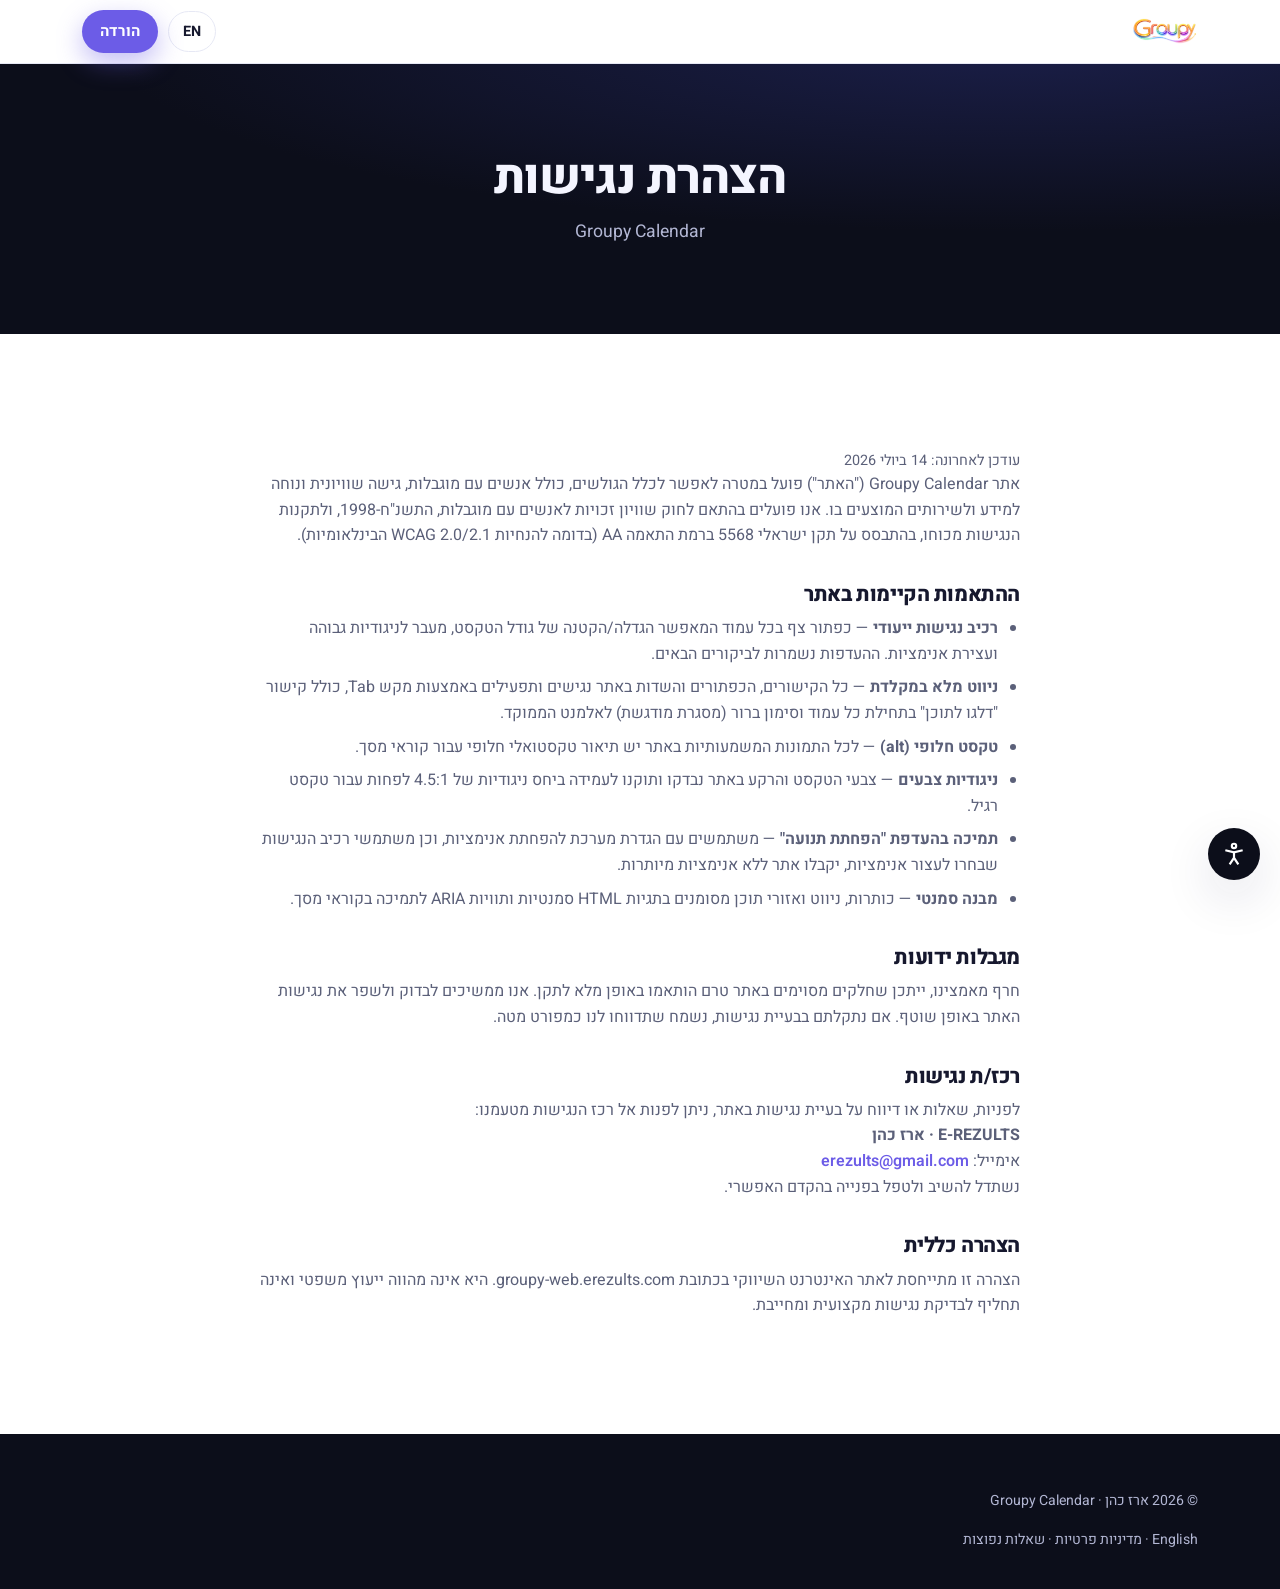
<file: accessibility.html>
<!DOCTYPE html>
<html lang="he" dir="rtl" class="no-js">
<head>
  <meta charset="UTF-8" />
  <meta name="viewport" content="width=device-width, initial-scale=1" />
  <title>הצהרת נגישות — Groupy Calendar</title>
  <meta name="description" content="הצהרת הנגישות של אתר Groupy Calendar — התאמות לתקן הישראלי 5568 (רמה AA), פרטי רכז/ת הנגישות ואופן פנייה." />
  <meta name="theme-color" content="#0c0e1a" />
  <link rel="canonical" href="https://groupy-web.erezults.com/accessibility.html" />
  <link rel="alternate" hreflang="he" href="https://groupy-web.erezults.com/accessibility.html" />
  <link rel="alternate" hreflang="en" href="https://groupy-web.erezults.com/en/accessibility.html" />
  <meta name="robots" content="index,follow" />
  <link rel="icon" href="/favicon.ico" sizes="any" />
  <link rel="icon" type="image/png" href="/assets/img/favicon.png" />
  <link rel="apple-touch-icon" href="/assets/img/apple-touch-icon.png" />
  <link rel="preconnect" href="https://fonts.googleapis.com" />
  <link rel="preconnect" href="https://fonts.gstatic.com" crossorigin />
  <link href="https://fonts.googleapis.com/css2?family=Heebo:wght@400;500;600;700;800&family=Inter:wght@400;600;700;800&display=swap" rel="stylesheet" />
  <link rel="stylesheet" href="/assets/css/styles.css" />
  <style>
    .legal { max-width: 760px; margin-inline: auto; }
    .legal h2 { font-size: 1.3rem; margin: 34px 0 10px; }
    .legal p, .legal li { color: var(--text-muted); }
    .legal ul { padding-inline-start: 22px; list-style: disc; display: grid; gap: 8px; margin: 10px 0; }
    .legal a { color: var(--accent); font-weight: 600; }
    .legal .updated { color: var(--text-muted); font-size: .9rem; }
  </style>
</head>
<body>
<script>document.documentElement.classList.remove('no-js');</script>
<a class="skip-link" href="#main-content">דלגו לתוכן</a>

<header class="nav" id="nav">
  <div class="container">
    <a class="nav-logo" href="/" aria-label="Groupy Calendar"><img src="/assets/img/groupy-wordmark.png" alt="Groupy" /></a>
    <div class="nav-right">
      <a class="lang-toggle" href="/en/accessibility.html" hreflang="en" aria-label="Switch to English">EN</a>
      <a class="btn btn-primary nav-cta desk-cta" href="https://apps.apple.com/app/id6779937306" target="_blank" rel="noopener">הורדה</a>
    </div>
  </div>
</header>

<section class="faq-hero" id="main-content" tabindex="-1">
  <div class="container"><h1>הצהרת נגישות</h1><p>Groupy Calendar</p></div>
</section>

<section class="section">
  <div class="container">
    <div class="legal">
      <p class="updated">עודכן לאחרונה: 14 ביולי 2026</p>
      <p>אתר Groupy Calendar ("האתר") פועל במטרה לאפשר לכלל הגולשים, כולל אנשים עם מוגבלות, גישה שוויונית ונוחה למידע ולשירותים המוצעים בו. אנו פועלים בהתאם לחוק שוויון זכויות לאנשים עם מוגבלות, התשנ"ח-1998, ולתקנות הנגישות מכוחו, בהתבסס על תקן ישראלי 5568 ברמת התאמה AA (בדומה להנחיות WCAG 2.0/2.1 הבינלאומיות).</p>

      <h2>ההתאמות הקיימות באתר</h2>
      <ul>
        <li><strong>רכיב נגישות ייעודי</strong> — כפתור צף בכל עמוד המאפשר הגדלה/הקטנה של גודל הטקסט, מעבר לניגודיות גבוהה ועצירת אנימציות. ההעדפות נשמרות לביקורים הבאים.</li>
        <li><strong>ניווט מלא במקלדת</strong> — כל הקישורים, הכפתורים והשדות באתר נגישים ותפעילים באמצעות מקש Tab, כולל קישור "דלגו לתוכן" בתחילת כל עמוד וסימון ברור (מסגרת מודגשת) לאלמנט הממוקד.</li>
        <li><strong>טקסט חלופי (alt)</strong> — לכל התמונות המשמעותיות באתר יש תיאור טקסטואלי חלופי עבור קוראי מסך.</li>
        <li><strong>ניגודיות צבעים</strong> — צבעי הטקסט והרקע באתר נבדקו ותוקנו לעמידה ביחס ניגודיות של 4.5:1 לפחות עבור טקסט רגיל.</li>
        <li><strong>תמיכה בהעדפת "הפחתת תנועה"</strong> — משתמשים עם הגדרת מערכת להפחתת אנימציות, וכן משתמשי רכיב הנגישות שבחרו לעצור אנימציות, יקבלו אתר ללא אנימציות מיותרות.</li>
        <li><strong>מבנה סמנטי</strong> — כותרות, ניווט ואזורי תוכן מסומנים בתגיות HTML סמנטיות ותוויות ARIA לתמיכה בקוראי מסך.</li>
      </ul>

      <h2>מגבלות ידועות</h2>
      <p>חרף מאמצינו, ייתכן שחלקים מסוימים באתר טרם הותאמו באופן מלא לתקן. אנו ממשיכים לבדוק ולשפר את נגישות האתר באופן שוטף. אם נתקלתם בבעיית נגישות, נשמח שתדווחו לנו כמפורט מטה.</p>

      <h2>רכז/ת נגישות</h2>
      <p>לפניות, שאלות או דיווח על בעיית נגישות באתר, ניתן לפנות אל רכז הנגישות מטעמנו:<br/>
      <strong>E-REZULTS · ארז כהן</strong><br/>
      אימייל: <a href="mailto:erezults@gmail.com">erezults@gmail.com</a></p>
      <p>נשתדל להשיב ולטפל בפנייה בהקדם האפשרי.</p>

      <h2>הצהרה כללית</h2>
      <p>הצהרה זו מתייחסת לאתר האינטרנט השיווקי בכתובת groupy-web.erezults.com. היא אינה מהווה ייעוץ משפטי ואינה תחליף לבדיקת נגישות מקצועית ומחייבת.</p>
    </div>
  </div>
</section>

<footer class="footer">
  <div class="container">
    <div class="footer-bottom" style="border:0;margin:0;padding:0">
      <span>© 2026 ארז כהן · Groupy Calendar</span>
      <span><a href="/en/accessibility.html">English</a> · <a href="/privacy.html">מדיניות פרטיות</a> · <a href="/faq.html">שאלות נפוצות</a></span>
    </div>
  </div>
</footer>

<script src="/assets/js/accessibility.js" defer></script>
</body>
</html>
</file>
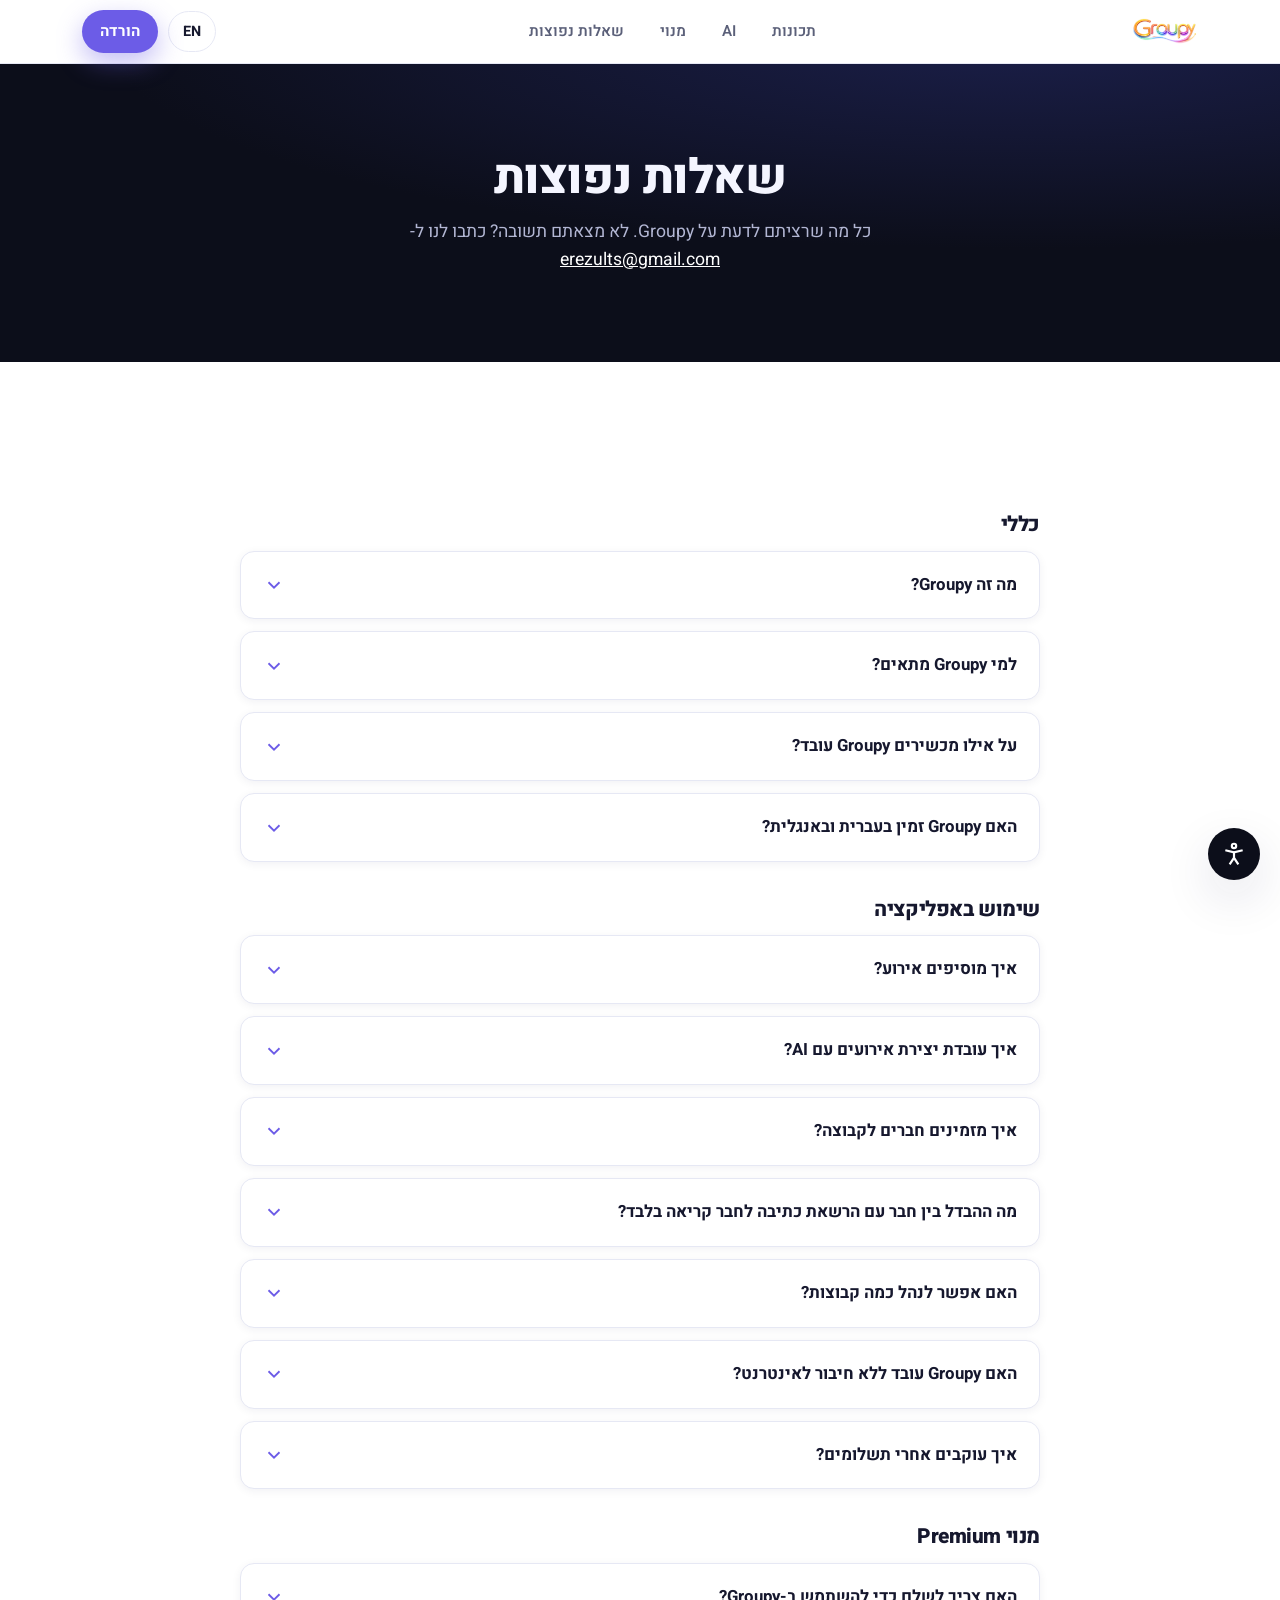
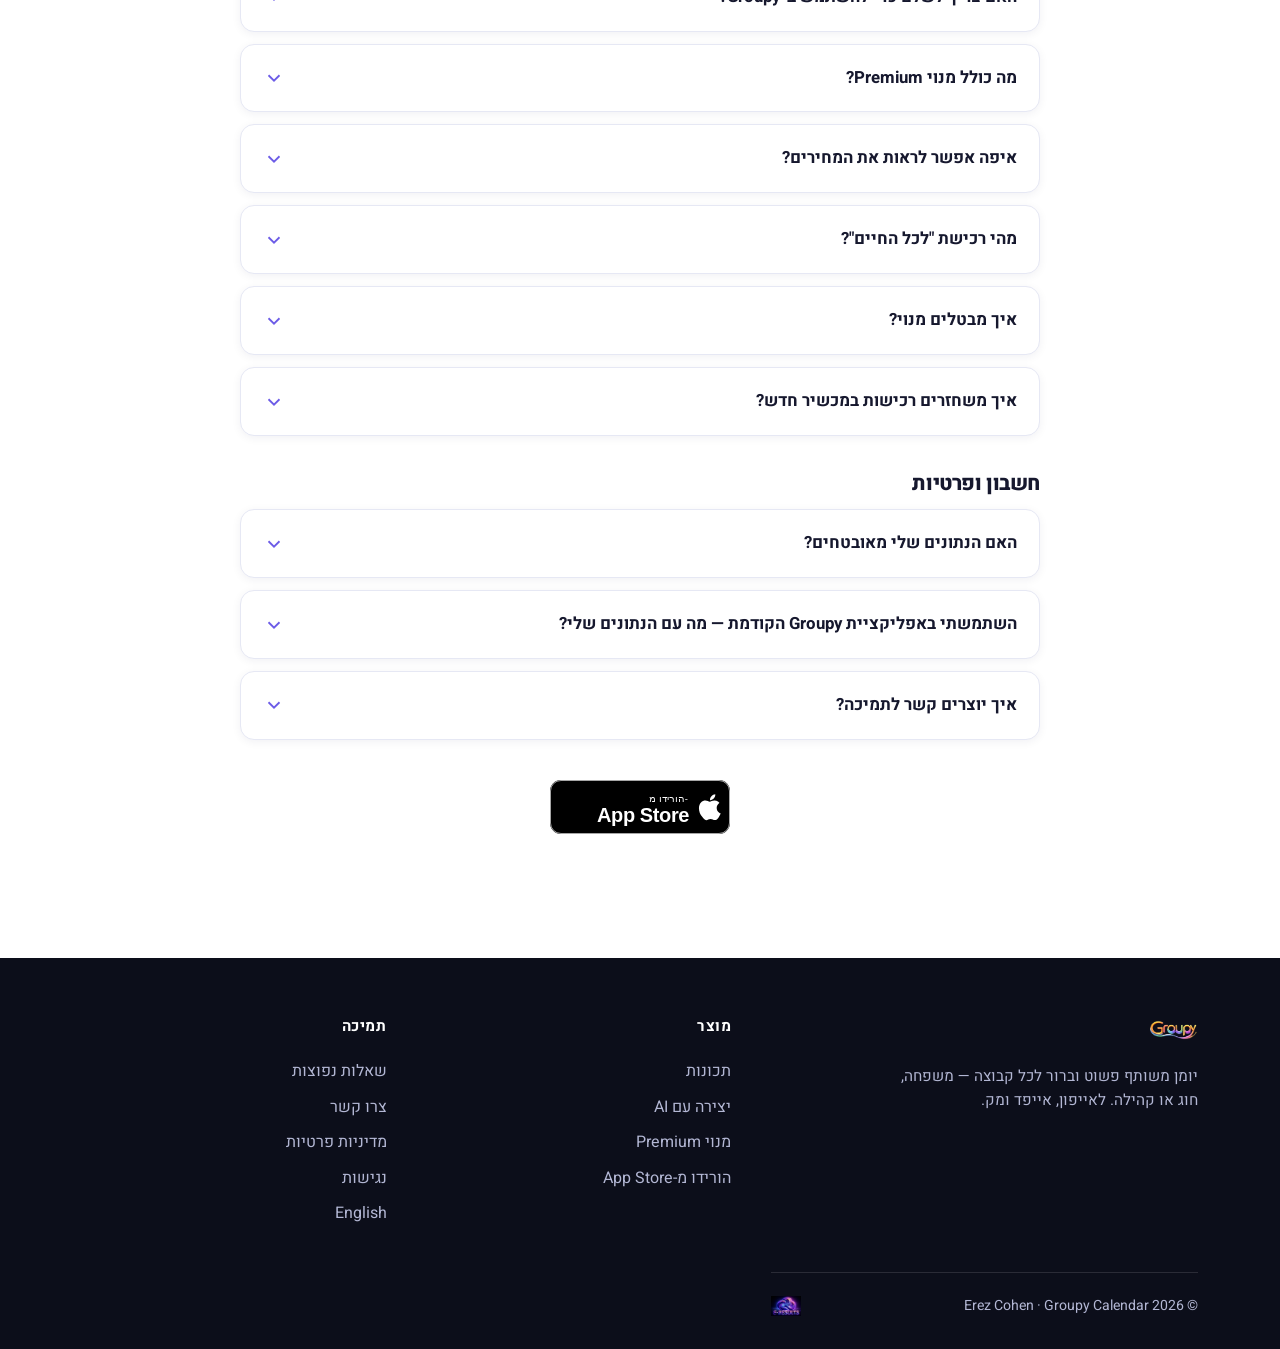
<file: faq.html>
<!DOCTYPE html>
<html lang="he" dir="rtl" class="no-js">
<head>
  <meta charset="UTF-8" />
  <meta name="viewport" content="width=device-width, initial-scale=1" />
  <title>שאלות נפוצות — Groupy Calendar</title>
  <meta name="description" content="שאלות נפוצות על Groupy: יצירת אירועים, AI, הזמנת חברים, מנוי Premium, מחירים, פרטיות וניהול קבוצות." />
  <meta name="theme-color" content="#0c0e1a" />
  <link rel="canonical" href="https://groupy-web.erezults.com/faq.html" />
  <link rel="alternate" hreflang="he" href="https://groupy-web.erezults.com/faq.html" />
  <link rel="alternate" hreflang="en" href="https://groupy-web.erezults.com/en/faq.html" />
  <link rel="alternate" hreflang="x-default" href="https://groupy-web.erezults.com/faq.html" />

  <meta property="og:type" content="website" />
  <meta property="og:site_name" content="Groupy Calendar" />
  <meta property="og:title" content="שאלות נפוצות — Groupy Calendar" />
  <meta property="og:description" content="כל מה שרציתם לדעת על Groupy — יצירת אירועים, AI, מנוי Premium, מחירים ופרטיות." />
  <meta property="og:image" content="https://groupy-web.erezults.com/assets/img/og.png" />
  <meta property="og:url" content="https://groupy-web.erezults.com/faq.html" />
  <meta property="og:locale" content="he_IL" />

  <link rel="icon" href="/favicon.ico" sizes="any" />
  <link rel="icon" type="image/png" href="/assets/img/favicon.png" />
  <link rel="apple-touch-icon" href="/assets/img/apple-touch-icon.png" />

  <link rel="preconnect" href="https://fonts.googleapis.com" />
  <link rel="preconnect" href="https://fonts.gstatic.com" crossorigin />
  <link href="https://fonts.googleapis.com/css2?family=Heebo:wght@400;500;600;700;800&family=Inter:wght@400;600;700;800&display=swap" rel="stylesheet" />
  <link rel="stylesheet" href="/assets/css/styles.css" />
</head>
<body>
<script>document.documentElement.classList.remove('no-js');</script>
<a class="skip-link" href="#main-content">דלגו לתוכן</a>

<!-- ===== Nav ===== -->
<header class="nav" id="nav">
  <div class="container">
    <a class="nav-logo" href="/" aria-label="Groupy Calendar"><img src="/assets/img/groupy-wordmark.png" alt="Groupy" /></a>
    <nav class="nav-links" aria-label="ניווט ראשי">
      <a class="link" href="/#features">תכונות</a>
      <a class="link" href="/#ai">AI</a>
      <a class="link" href="/#subscription">מנוי</a>
      <a class="link" href="/faq.html">שאלות נפוצות</a>
    </nav>
    <div class="nav-right">
      <a class="lang-toggle" href="/en/faq.html" hreflang="en" aria-label="Switch to English">EN</a>
      <a class="btn btn-primary nav-cta desk-cta" href="https://apps.apple.com/app/id6779937306" target="_blank" rel="noopener">הורדה</a>
      <button class="nav-burger" aria-label="תפריט" aria-expanded="false"><span></span></button>
    </div>
  </div>
</header>

<!-- ===== FAQ hero ===== -->
<section class="faq-hero" id="main-content" tabindex="-1">
  <div class="container">
    <h1>שאלות נפוצות</h1>
    <p>כל מה שרציתם לדעת על Groupy. לא מצאתם תשובה? כתבו לנו ל-<a href="mailto:erezults@gmail.com" style="color:#fff;text-decoration:underline">erezults@gmail.com</a></p>
  </div>
</section>

<!-- ===== FAQ content ===== -->
<section class="section">
  <div class="container">
    <div class="faq-wrap">

      <h2 class="faq-group-title">כללי</h2>

      <div class="faq-item">
        <button class="faq-q" aria-expanded="false">מה זה Groupy?
          <svg class="chev" viewBox="0 0 24 24" fill="none" stroke="currentColor" stroke-width="2"><path d="M6 9l6 6 6-6"/></svg></button>
        <div class="faq-a"><p>Groupy הוא יומן משותף פשוט וברור לכל קבוצה — משפחה, חוג, ועד הורים, קבוצת ספורט או כל קהילה שצריכה לתאם אירועים במקום אחד. מוסיפים אירוע פעם אחת, וכל חברי הקבוצה רואים אותו מיד, יכולים לאשר הגעה, להגיב ולקבל תזכורת בזמן.</p></div>
      </div>

      <div class="faq-item">
        <button class="faq-q" aria-expanded="false">למי Groupy מתאים?
          <svg class="chev" viewBox="0 0 24 24" fill="none" stroke="currentColor" stroke-width="2"><path d="M6 9l6 6 6-6"/></svg></button>
        <div class="faq-a"><p>לכל קבוצה שמתאמת אירועים יחד: משפחות, חוגים, קייטנות, קבוצות אימון, ועדי בית וקהילות. Groupy שימושי במיוחד לפעילויות שכרוכות גם בעלויות — כך תמיד ברור מי שילם ומי עדיין חייב, בלי גיליונות וטבלאות.</p></div>
      </div>

      <div class="faq-item">
        <button class="faq-q" aria-expanded="false">על אילו מכשירים Groupy עובד?
          <svg class="chev" viewBox="0 0 24 24" fill="none" stroke="currentColor" stroke-width="2"><path d="M6 9l6 6 6-6"/></svg></button>
        <div class="faq-a"><p>Groupy זמין לאייפון, אייפד ולמק. הכול מסתנכרן אוטומטית בין המכשירים, כך שתמיד תראו את אותו יומן מעודכן.</p></div>
      </div>

      <div class="faq-item">
        <button class="faq-q" aria-expanded="false">האם Groupy זמין בעברית ובאנגלית?
          <svg class="chev" viewBox="0 0 24 24" fill="none" stroke="currentColor" stroke-width="2"><path d="M6 9l6 6 6-6"/></svg></button>
        <div class="faq-a"><p>כן. Groupy תומך באופן מלא בעברית ובאנגלית, כולל ממשק מימין-לשמאל (RTL) בעברית. אפשר להחליף שפה בכל עת דרך ההגדרות.</p></div>
      </div>

      <h2 class="faq-group-title">שימוש באפליקציה</h2>

      <div class="faq-item">
        <button class="faq-q" aria-expanded="false">איך מוסיפים אירוע?
          <svg class="chev" viewBox="0 0 24 24" fill="none" stroke="currentColor" stroke-width="2"><path d="M6 9l6 6 6-6"/></svg></button>
        <div class="faq-a"><p>לוחצים על היום הרצוי או על כפתור ההוספה, ממלאים כותרת, תאריך ושעה, בוחרים אילו חברי קבוצה משתתפים — וזהו. אפשר גם להגדיר חזרה (יומי/שבועי/חודשי/שנתי), תזכורת ועלות לאירוע.</p></div>
      </div>

      <div class="faq-item">
        <button class="faq-q" aria-expanded="false">איך עובדת יצירת אירועים עם AI?
          <svg class="chev" viewBox="0 0 24 24" fill="none" stroke="currentColor" stroke-width="2"><path d="M6 9l6 6 6-6"/></svg></button>
        <div class="faq-a"><p>במסך יצירת האירוע יש שדה "מילוי אוטומטי עם AI". אפשר לכתוב משפט חופשי (למשל "מיכל במשחק כדורגל במגרש הביתי ב-20:00"), לצלם הזמנה או צילום מסך, או להקליט את עצמכם — וה-AI ימלא עבורכם את פרטי האירוע: כותרת, תאריך, שעה וחברים. תמיד אפשר לבדוק ולערוך לפני השמירה.</p></div>
      </div>

      <div class="faq-item">
        <button class="faq-q" aria-expanded="false">איך מזמינים חברים לקבוצה?
          <svg class="chev" viewBox="0 0 24 24" fill="none" stroke="currentColor" stroke-width="2"><path d="M6 9l6 6 6-6"/></svg></button>
        <div class="faq-a"><p>מנהל הקבוצה יכול להוסיף חברים ולשתף את הקבוצה. כל חבר מקבל גישה ליומן המשותף, ולכל חבר אפשר לתת צבע משלו כדי שתמיד יהיה ברור מה של מי.</p></div>
      </div>

      <div class="faq-item">
        <button class="faq-q" aria-expanded="false">מה ההבדל בין חבר עם הרשאת כתיבה לחבר קריאה בלבד?
          <svg class="chev" viewBox="0 0 24 24" fill="none" stroke="currentColor" stroke-width="2"><path d="M6 9l6 6 6-6"/></svg></button>
        <div class="faq-a"><p>חברים עם הרשאת כתיבה יכולים להוסיף ולערוך אירועים ולהשתמש ביכולות ה-AI. חברים עם הרשאת קריאה רואים את היומן, מאשרים הגעה ומגיבים — אך אינם עורכים. כך אפשר לשתף את היומן עם הרבה אנשים, ולתת הרשאות עריכה רק למי שצריך.</p></div>
      </div>

      <div class="faq-item">
        <button class="faq-q" aria-expanded="false">האם אפשר לנהל כמה קבוצות?
          <svg class="chev" viewBox="0 0 24 24" fill="none" stroke="currentColor" stroke-width="2"><path d="M6 9l6 6 6-6"/></svg></button>
        <div class="faq-a"><p>כן. אפשר ליצור ולנהל כמה קבוצות (למשל "משפחה", "חוג כדורגל" ו"ועד בית") ולעבור ביניהן בקלות. ריבוי קבוצות ללא הגבלה זמין במנוי Premium.</p></div>
      </div>

      <div class="faq-item">
        <button class="faq-q" aria-expanded="false">האם Groupy עובד ללא חיבור לאינטרנט?
          <svg class="chev" viewBox="0 0 24 24" fill="none" stroke="currentColor" stroke-width="2"><path d="M6 9l6 6 6-6"/></svg></button>
        <div class="faq-a"><p>כן. אפשר לצפות ביומן ולהוסיף אירועים גם בלי חיבור לרשת, והכול מסתנכרן אוטומטית כשחוזרים לאונליין.</p></div>
      </div>

      <div class="faq-item">
        <button class="faq-q" aria-expanded="false">איך עוקבים אחרי תשלומים?
          <svg class="chev" viewBox="0 0 24 24" fill="none" stroke="currentColor" stroke-width="2"><path d="M6 9l6 6 6-6"/></svg></button>
        <div class="faq-a"><p>אפשר להוסיף עלות לכל אירוע ולכל חבר. הדו״ח החודשי האינטראקטיבי מרכז הכול ומראה מי שילם ומי עדיין חייב — סימון "שולם" נעשה בלחיצה אחת. בנוסף אפשר לייצא את היומן לקובץ ‎.ics‎.</p></div>
      </div>

      <h2 class="faq-group-title">מנוי Premium</h2>

      <div class="faq-item">
        <button class="faq-q" aria-expanded="false">האם צריך לשלם כדי להשתמש ב-Groupy?
          <svg class="chev" viewBox="0 0 24 24" fill="none" stroke="currentColor" stroke-width="2"><path d="M6 9l6 6 6-6"/></svg></button>
        <div class="faq-a"><p>אפשר להתחיל מיד עם התוכנית הבסיסית, שכוללת קבוצה אחת עם עד 2 חברים, יומן משותף וסנכרון מלא, וטעימת AI חודשית. מנוי Premium פותח חברים ללא הגבלה, יכולות AI מורחבות, ריבוי קבוצות ועוד.</p></div>
      </div>

      <div class="faq-item">
        <button class="faq-q" aria-expanded="false">מה כולל מנוי Premium?
          <svg class="chev" viewBox="0 0 24 24" fill="none" stroke="currentColor" stroke-width="2"><path d="M6 9l6 6 6-6"/></svg></button>
        <div class="faq-a">
          <p>Premium כולל: חברים ללא הגבלה בקבוצה, עד 50 חברים עם הרשאות כתיבה ויכולות AI, חברי קריאה ללא הגבלה, יצירת אירועים מטקסט/תמונה/קול, ריבוי קבוצות ללא הגבלה ודוחות חכמים לכל הקבוצה.</p>
          <p>המנוי הוא ברמת המשתמש — רכישה אחת פותחת את כל היכולות בכל הקבוצות שלכם.</p>
        </div>
      </div>

      <div class="faq-item">
        <button class="faq-q" aria-expanded="false">איפה אפשר לראות את המחירים?
          <svg class="chev" viewBox="0 0 24 24" fill="none" stroke="currentColor" stroke-width="2"><path d="M6 9l6 6 6-6"/></svg></button>
        <div class="faq-a"><p>המחירים המדויקים מוצגים תמיד בתוך האפליקציה ובדף המוצר ב-App Store, לפי המדינה והמטבע שלכם. כך אתם רואים את המחיר המעודכן לפני כל רכישה. <a href="https://apps.apple.com/app/id6779937306" target="_blank" rel="noopener">צפו ב-App Store ←</a></p></div>
      </div>

      <div class="faq-item">
        <button class="faq-q" aria-expanded="false">מהי רכישת "לכל החיים"?
          <svg class="chev" viewBox="0 0 24 24" fill="none" stroke="currentColor" stroke-width="2"><path d="M6 9l6 6 6-6"/></svg></button>
        <div class="faq-a"><p>זו רכישה חד-פעמית שפותחת את כל יכולות הפרימיום ללא מנוי חודשי וללא חידוש אוטומטי. כרגע היא מוצעת כמבצע מייסדים מוגבל בזמן. את הזמינות והמחיר תוכלו לראות באפליקציה.</p></div>
      </div>

      <div class="faq-item">
        <button class="faq-q" aria-expanded="false">איך מבטלים מנוי?
          <svg class="chev" viewBox="0 0 24 24" fill="none" stroke="currentColor" stroke-width="2"><path d="M6 9l6 6 6-6"/></svg></button>
        <div class="faq-a"><p>המנוי מתחדש אוטומטית עד שמבטלים אותו. ניתן לנהל או לבטל בכל עת דרך הגדרות המנוי של ה-Apple ID שלכם (הגדרות iOS ← השם שלכם ← מנויים), או דרך מסך ההגדרות באפליקציה.</p></div>
      </div>

      <div class="faq-item">
        <button class="faq-q" aria-expanded="false">איך משחזרים רכישות במכשיר חדש?
          <svg class="chev" viewBox="0 0 24 24" fill="none" stroke="currentColor" stroke-width="2"><path d="M6 9l6 6 6-6"/></svg></button>
        <div class="faq-a"><p>התחברו עם אותו Apple ID שאיתו ביצעתם את הרכישה, ובמסך המנוי באפליקציה לחצו על "שחזור רכישות". כל היכולות יחזרו אוטומטית.</p></div>
      </div>

      <h2 class="faq-group-title">חשבון ופרטיות</h2>

      <div class="faq-item">
        <button class="faq-q" aria-expanded="false">האם הנתונים שלי מאובטחים?
          <svg class="chev" viewBox="0 0 24 24" fill="none" stroke="currentColor" stroke-width="2"><path d="M6 9l6 6 6-6"/></svg></button>
        <div class="faq-a"><p>הנתונים שלכם נשמרים בצורה מאובטחת ומשמשים אך ורק לצורך הפעלת היומן המשותף שלכם. תכונות כמו התחברות עם Apple, התראות Push וייצוא ‎.ics‎ הן יכולות iOS סטנדרטיות, ונעשה בהן שימוש רק בהסכמתכם. פרטים מלאים ב<a href="/privacy.html">מדיניות הפרטיות</a>.</p></div>
      </div>

      <div class="faq-item">
        <button class="faq-q" aria-expanded="false">השתמשתי באפליקציית Groupy הקודמת — מה עם הנתונים שלי?
          <svg class="chev" viewBox="0 0 24 24" fill="none" stroke="currentColor" stroke-width="2"><path d="M6 9l6 6 6-6"/></svg></button>
        <div class="faq-a"><p>הנתונים שלכם מחכים. אם התחברתם עם אימייל — פשוט התחברו עם אותו אימייל. אם השתמשתם ב"התחברות עם Apple" — השתמשו בקוד השחזור החד-פעמי שמוצג באפליקציה הישנה, והדביקו אותו במסך "שחזור חשבון" באפליקציה החדשה.</p></div>
      </div>

      <div class="faq-item">
        <button class="faq-q" aria-expanded="false">איך יוצרים קשר לתמיכה?
          <svg class="chev" viewBox="0 0 24 24" fill="none" stroke="currentColor" stroke-width="2"><path d="M6 9l6 6 6-6"/></svg></button>
        <div class="faq-a"><p>נשמח לעזור — כתבו לנו ל-<a href="mailto:erezults@gmail.com">erezults@gmail.com</a> ונחזור אליכם בהקדם.</p></div>
      </div>

      <div class="center" style="margin-top:40px">
        <a class="appstore-badge" href="https://apps.apple.com/app/id6779937306" target="_blank" rel="noopener" aria-label="הורידו מ-App Store">
          <img src="/assets/img/appstore-badge-he.svg" alt="הורידו מ-App Store" width="180" height="54" />
        </a>
      </div>

    </div>
  </div>
</section>

<!-- ===== Footer ===== -->
<footer class="footer">
  <div class="container">
    <div class="footer-brand">
      <img src="/assets/img/groupy-wordmark.png" alt="Groupy" />
      <p>יומן משותף פשוט וברור לכל קבוצה — משפחה, חוג או קהילה. לאייפון, אייפד ומק.</p>
    </div>
    <div>
      <h4>מוצר</h4>
      <a href="/#features">תכונות</a><br/>
      <a href="/#ai">יצירה עם AI</a><br/>
      <a href="/#subscription">מנוי Premium</a><br/>
      <a href="https://apps.apple.com/app/id6779937306" target="_blank" rel="noopener">הורידו מ-App Store</a>
    </div>
    <div>
      <h4>תמיכה</h4>
      <a href="/faq.html">שאלות נפוצות</a><br/>
      <a href="mailto:erezults@gmail.com">צרו קשר</a><br/>
      <a href="/privacy.html">מדיניות פרטיות</a><br/>
      <a href="/accessibility.html">נגישות</a><br/>
      <a href="/en/faq.html" hreflang="en">English</a>
    </div>
  </div>
  <div class="container">
    <div class="footer-bottom">
      <span>© 2026 Erez Cohen · Groupy Calendar</span>
      <span class="ez"><img src="/assets/img/erezults-logo.png" alt="Erezults" /></span>
    </div>
  </div>
</footer>

<script src="/assets/js/main.js" defer></script>
<script src="/assets/js/accessibility.js" defer></script>
</body>
</html>
</file>
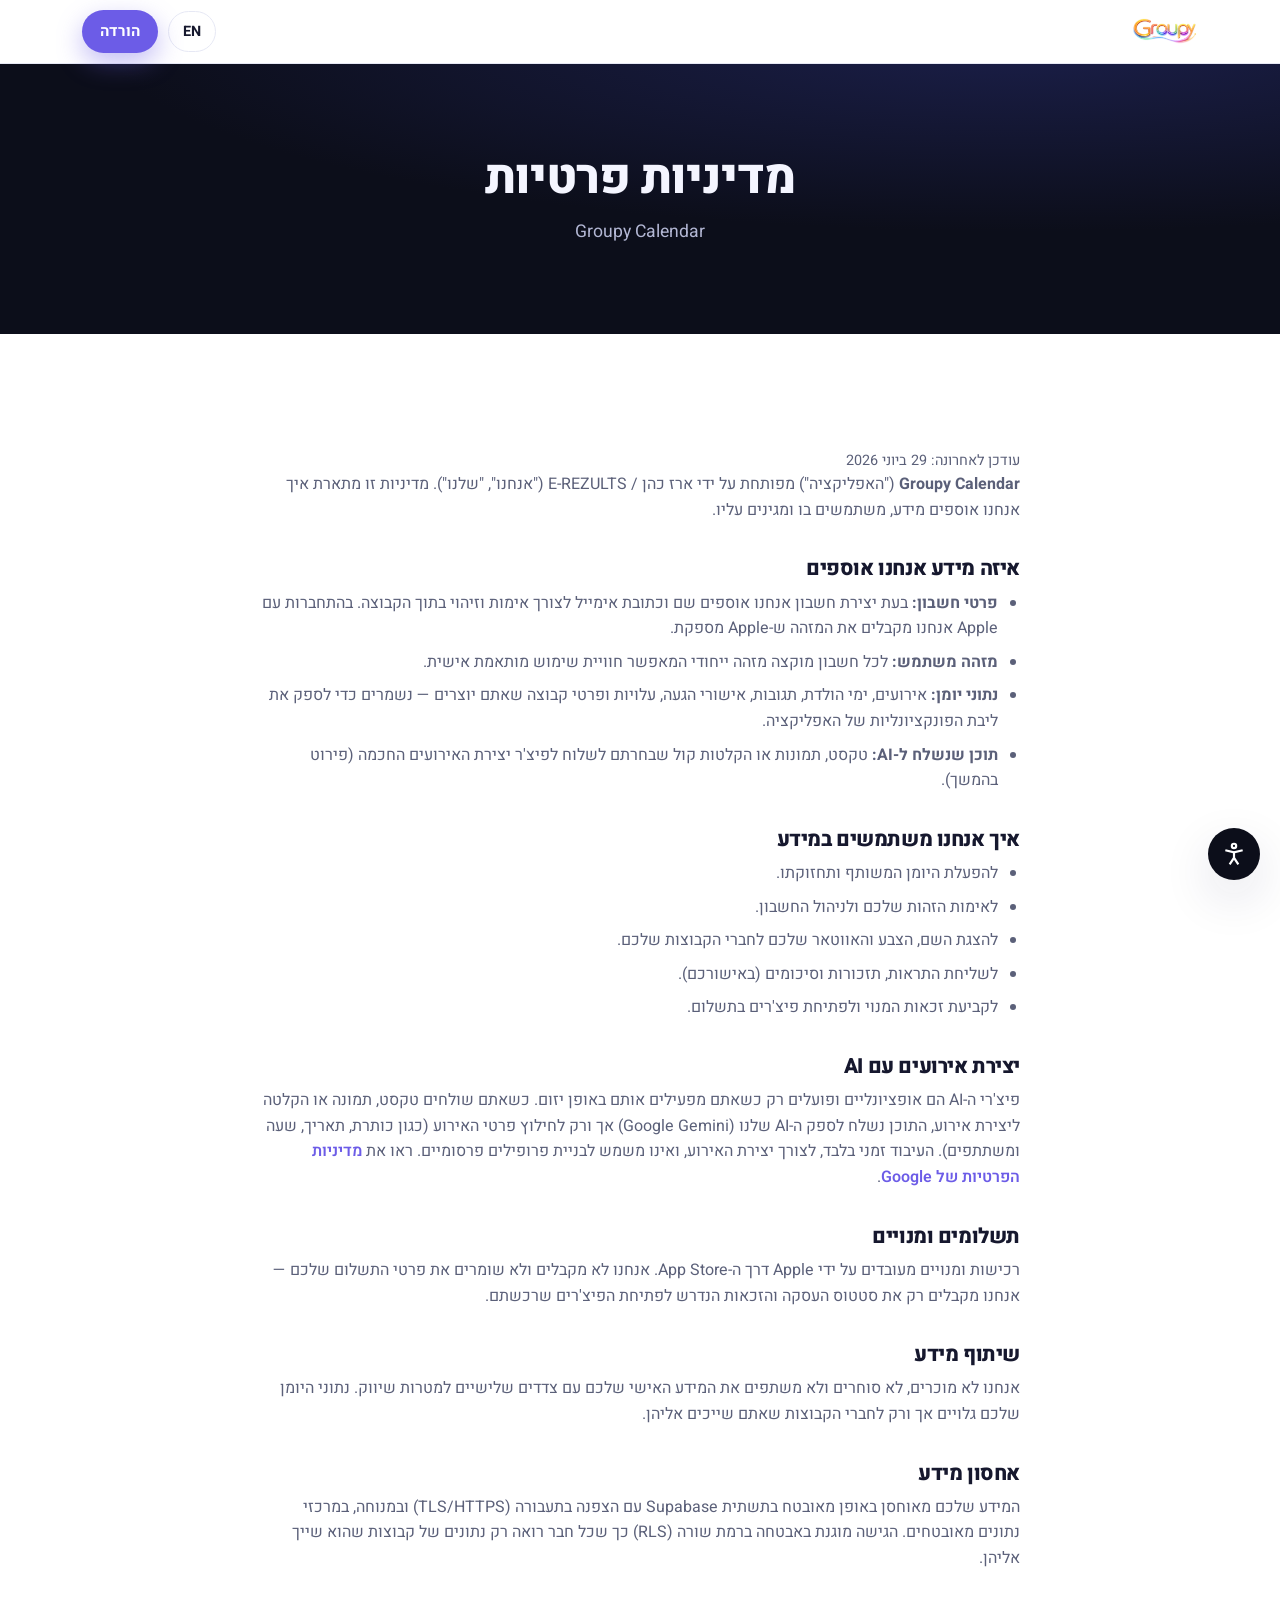
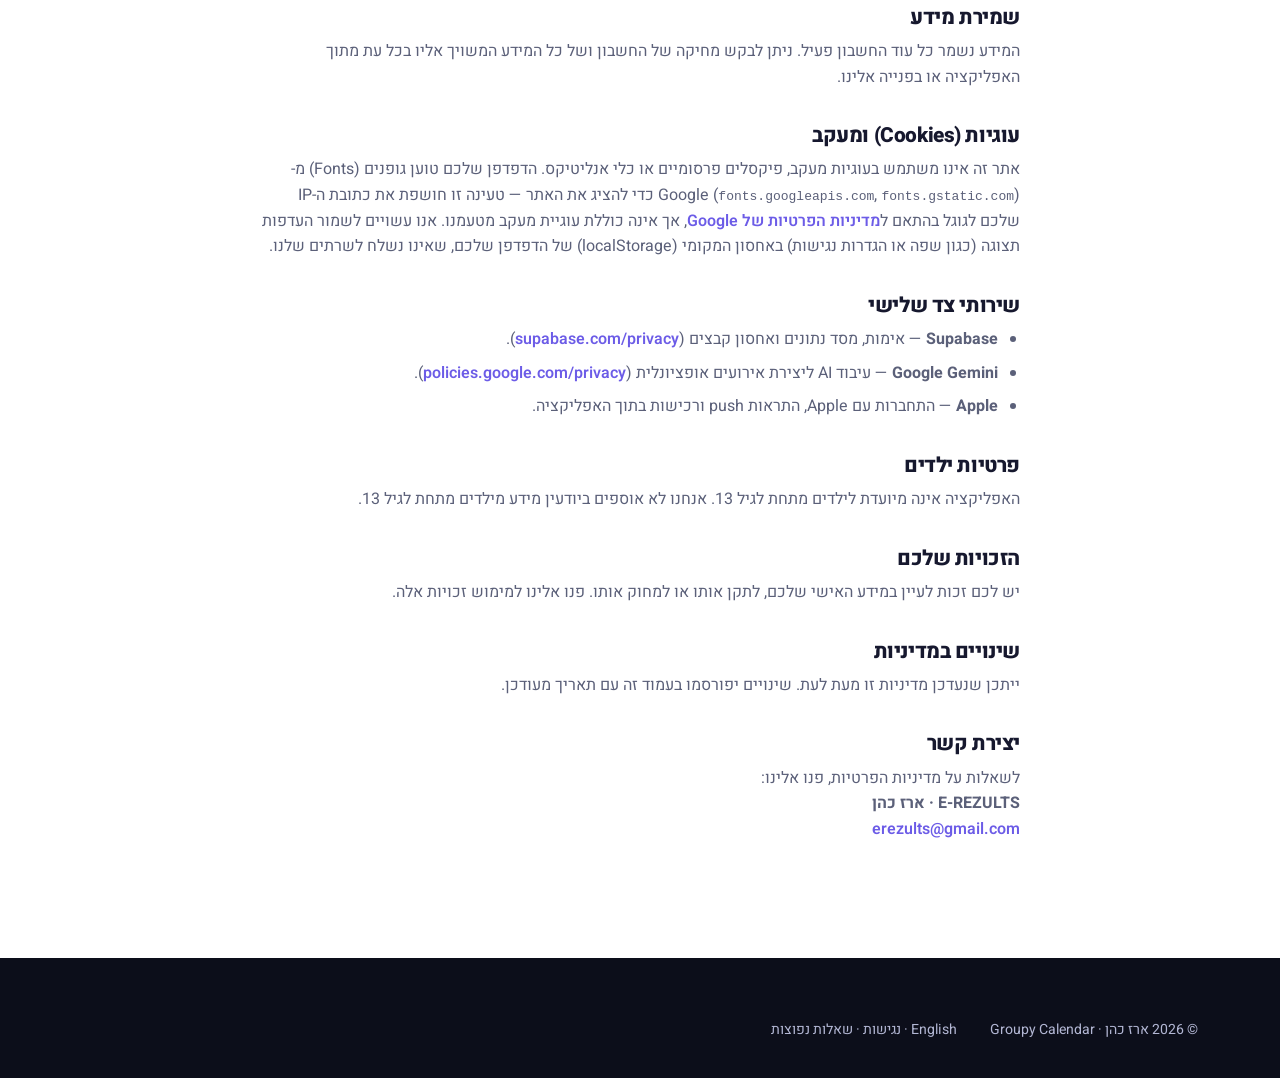
<file: privacy.html>
<!DOCTYPE html>
<html lang="he" dir="rtl" class="no-js">
<head>
  <meta charset="UTF-8" />
  <meta name="viewport" content="width=device-width, initial-scale=1" />
  <title>מדיניות פרטיות — Groupy Calendar</title>
  <meta name="description" content="מדיניות הפרטיות של Groupy Calendar — מה אנחנו אוספים, איך משתמשים במידע, עיבוד AI, תשלומים והזכויות שלך." />
  <meta name="theme-color" content="#0c0e1a" />
  <link rel="canonical" href="https://groupy-web.erezults.com/privacy.html" />
  <link rel="alternate" hreflang="en" href="https://groupy-web.erezults.com/en/privacy.html" />
  <meta name="robots" content="index,follow" />
  <link rel="icon" href="/favicon.ico" sizes="any" />
  <link rel="icon" type="image/png" href="/assets/img/favicon.png" />
  <link rel="apple-touch-icon" href="/assets/img/apple-touch-icon.png" />
  <link rel="preconnect" href="https://fonts.googleapis.com" />
  <link rel="preconnect" href="https://fonts.gstatic.com" crossorigin />
  <link href="https://fonts.googleapis.com/css2?family=Heebo:wght@400;500;600;700;800&family=Inter:wght@400;600;700;800&display=swap" rel="stylesheet" />
  <link rel="stylesheet" href="/assets/css/styles.css" />
  <style>
    .legal { max-width: 760px; margin-inline: auto; }
    .legal h2 { font-size: 1.3rem; margin: 34px 0 10px; }
    .legal p, .legal li { color: var(--text-muted); }
    .legal ul { padding-inline-start: 22px; list-style: disc; display: grid; gap: 8px; margin: 10px 0; }
    .legal a { color: var(--accent); font-weight: 600; }
    .legal .updated { color: var(--text-muted); font-size: .9rem; }
  </style>
</head>
<body>
<script>document.documentElement.classList.remove('no-js');</script>
<a class="skip-link" href="#main-content">דלגו לתוכן</a>

<header class="nav" id="nav">
  <div class="container">
    <a class="nav-logo" href="/" aria-label="Groupy Calendar"><img src="/assets/img/groupy-wordmark.png" alt="Groupy" /></a>
    <div class="nav-right">
      <a class="lang-toggle" href="/en/privacy.html" hreflang="en" aria-label="Switch to English">EN</a>
      <a class="btn btn-primary nav-cta desk-cta" href="https://apps.apple.com/app/id6779937306" target="_blank" rel="noopener">הורדה</a>
    </div>
  </div>
</header>

<section class="faq-hero" id="main-content" tabindex="-1">
  <div class="container"><h1>מדיניות פרטיות</h1><p>Groupy Calendar</p></div>
</section>

<section class="section">
  <div class="container">
    <div class="legal">
      <p class="updated">עודכן לאחרונה: 29 ביוני 2026</p>
      <p><strong>Groupy Calendar</strong> ("האפליקציה") מפותחת על ידי ארז כהן / E-REZULTS ("אנחנו", "שלנו"). מדיניות זו מתארת איך אנחנו אוספים מידע, משתמשים בו ומגינים עליו.</p>

      <h2>איזה מידע אנחנו אוספים</h2>
      <ul>
        <li><strong>פרטי חשבון:</strong> בעת יצירת חשבון אנחנו אוספים שם וכתובת אימייל לצורך אימות וזיהוי בתוך הקבוצה. בהתחברות עם Apple אנחנו מקבלים את המזהה ש-Apple מספקת.</li>
        <li><strong>מזהה משתמש:</strong> לכל חשבון מוקצה מזהה ייחודי המאפשר חוויית שימוש מותאמת אישית.</li>
        <li><strong>נתוני יומן:</strong> אירועים, ימי הולדת, תגובות, אישורי הגעה, עלויות ופרטי קבוצה שאתם יוצרים — נשמרים כדי לספק את ליבת הפונקציונליות של האפליקציה.</li>
        <li><strong>תוכן שנשלח ל-AI:</strong> טקסט, תמונות או הקלטות קול שבחרתם לשלוח לפיצ'ר יצירת האירועים החכמה (פירוט בהמשך).</li>
      </ul>

      <h2>איך אנחנו משתמשים במידע</h2>
      <ul>
        <li>להפעלת היומן המשותף ותחזוקתו.</li>
        <li>לאימות הזהות שלכם ולניהול החשבון.</li>
        <li>להצגת השם, הצבע והאווטאר שלכם לחברי הקבוצות שלכם.</li>
        <li>לשליחת התראות, תזכורות וסיכומים (באישורכם).</li>
        <li>לקביעת זכאות המנוי ולפתיחת פיצ'רים בתשלום.</li>
      </ul>

      <h2>יצירת אירועים עם AI</h2>
      <p>פיצ'רי ה-AI הם אופציונליים ופועלים רק כשאתם מפעילים אותם באופן יזום. כשאתם שולחים טקסט, תמונה או הקלטה ליצירת אירוע, התוכן נשלח לספק ה-AI שלנו (Google Gemini) אך ורק לחילוץ פרטי האירוע (כגון כותרת, תאריך, שעה ומשתתפים). העיבוד זמני בלבד, לצורך יצירת האירוע, ואינו משמש לבניית פרופילים פרסומיים. ראו את <a href="https://policies.google.com/privacy" target="_blank" rel="noopener">מדיניות הפרטיות של Google</a>.</p>

      <h2>תשלומים ומנויים</h2>
      <p>רכישות ומנויים מעובדים על ידי Apple דרך ה-App Store. אנחנו לא מקבלים ולא שומרים את פרטי התשלום שלכם — אנחנו מקבלים רק את סטטוס העסקה והזכאות הנדרש לפתיחת הפיצ'רים שרכשתם.</p>

      <h2>שיתוף מידע</h2>
      <p>אנחנו לא מוכרים, לא סוחרים ולא משתפים את המידע האישי שלכם עם צדדים שלישיים למטרות שיווק. נתוני היומן שלכם גלויים אך ורק לחברי הקבוצות שאתם שייכים אליהן.</p>

      <h2>אחסון מידע</h2>
      <p>המידע שלכם מאוחסן באופן מאובטח בתשתית Supabase עם הצפנה בתעבורה (TLS/HTTPS) ובמנוחה, במרכזי נתונים מאובטחים. הגישה מוגנת באבטחה ברמת שורה (RLS) כך שכל חבר רואה רק נתונים של קבוצות שהוא שייך אליהן.</p>

      <h2>שמירת מידע</h2>
      <p>המידע נשמר כל עוד החשבון פעיל. ניתן לבקש מחיקה של החשבון ושל כל המידע המשויך אליו בכל עת מתוך האפליקציה או בפנייה אלינו.</p>

      <h2>עוגיות (Cookies) ומעקב</h2>
      <p>אתר זה אינו משתמש בעוגיות מעקב, פיקסלים פרסומיים או כלי אנליטיקס. הדפדפן שלכם טוען גופנים (Fonts) מ-Google (<code>fonts.googleapis.com</code>, <code>fonts.gstatic.com</code>) כדי להציג את האתר — טעינה זו חושפת את כתובת ה-IP שלכם לגוגל בהתאם ל<a href="https://policies.google.com/privacy" target="_blank" rel="noopener">מדיניות הפרטיות של Google</a>, אך אינה כוללת עוגיית מעקב מטעמנו. אנו עשויים לשמור העדפות תצוגה (כגון שפה או הגדרות נגישות) באחסון המקומי (localStorage) של הדפדפן שלכם, שאינו נשלח לשרתים שלנו.</p>

      <h2>שירותי צד שלישי</h2>
      <ul>
        <li><strong>Supabase</strong> — אימות, מסד נתונים ואחסון קבצים (<a href="https://supabase.com/privacy" target="_blank" rel="noopener">supabase.com/privacy</a>).</li>
        <li><strong>Google Gemini</strong> — עיבוד AI ליצירת אירועים אופציונלית (<a href="https://policies.google.com/privacy" target="_blank" rel="noopener">policies.google.com/privacy</a>).</li>
        <li><strong>Apple</strong> — התחברות עם Apple, התראות push ורכישות בתוך האפליקציה.</li>
      </ul>

      <h2>פרטיות ילדים</h2>
      <p>האפליקציה אינה מיועדת לילדים מתחת לגיל 13. אנחנו לא אוספים ביודעין מידע מילדים מתחת לגיל 13.</p>

      <h2>הזכויות שלכם</h2>
      <p>יש לכם זכות לעיין במידע האישי שלכם, לתקן אותו או למחוק אותו. פנו אלינו למימוש זכויות אלה.</p>

      <h2>שינויים במדיניות</h2>
      <p>ייתכן שנעדכן מדיניות זו מעת לעת. שינויים יפורסמו בעמוד זה עם תאריך מעודכן.</p>

      <h2>יצירת קשר</h2>
      <p>לשאלות על מדיניות הפרטיות, פנו אלינו:<br/>
      <strong>E-REZULTS · ארז כהן</strong><br/>
      <a href="mailto:erezults@gmail.com">erezults@gmail.com</a></p>
    </div>
  </div>
</section>

<footer class="footer">
  <div class="container">
    <div class="footer-bottom" style="border:0;margin:0;padding:0">
      <span>© 2026 ארז כהן · Groupy Calendar</span>
      <span><a href="/en/privacy.html">English</a> · <a href="/accessibility.html">נגישות</a> · <a href="/faq.html">שאלות נפוצות</a></span>
    </div>
  </div>
</footer>

<script src="/assets/js/accessibility.js" defer></script>
</body>
</html>
</file>
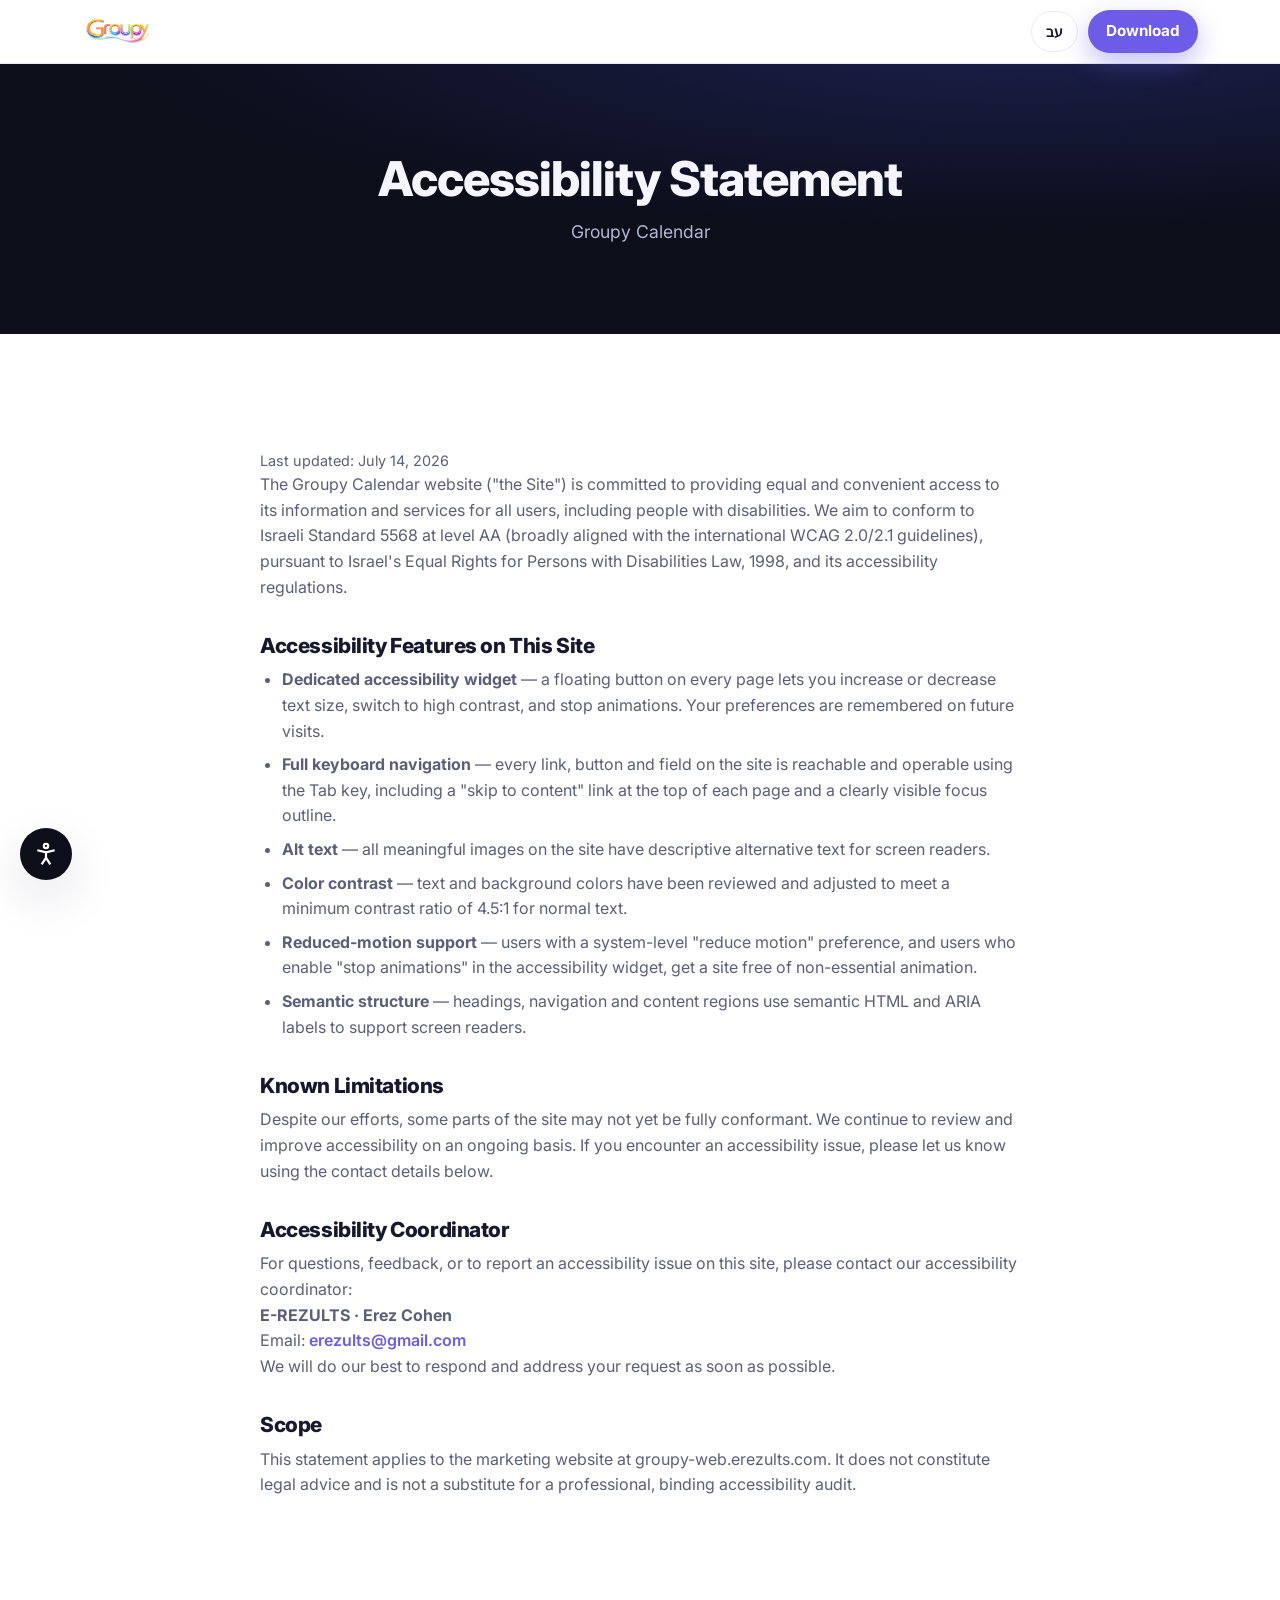
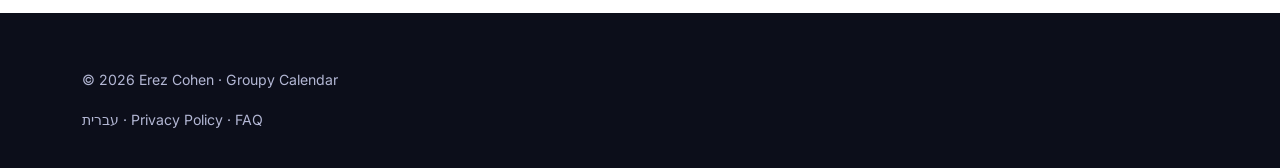
<file: en/accessibility.html>
<!DOCTYPE html>
<html lang="en" dir="ltr" class="no-js">
<head>
  <meta charset="UTF-8" />
  <meta name="viewport" content="width=device-width, initial-scale=1" />
  <title>Accessibility Statement — Groupy Calendar</title>
  <meta name="description" content="Accessibility statement for the Groupy Calendar website — conformance with Israeli Standard 5568 (level AA), accessibility coordinator contact details." />
  <meta name="theme-color" content="#0c0e1a" />
  <link rel="canonical" href="https://groupy-web.erezults.com/en/accessibility.html" />
  <link rel="alternate" hreflang="he" href="https://groupy-web.erezults.com/accessibility.html" />
  <meta name="robots" content="index,follow" />
  <link rel="icon" href="/favicon.ico" sizes="any" />
  <link rel="icon" type="image/png" href="/assets/img/favicon.png" />
  <link rel="apple-touch-icon" href="/assets/img/apple-touch-icon.png" />
  <link rel="preconnect" href="https://fonts.googleapis.com" />
  <link rel="preconnect" href="https://fonts.gstatic.com" crossorigin />
  <link href="https://fonts.googleapis.com/css2?family=Heebo:wght@400;500;600;700;800&family=Inter:wght@400;600;700;800&display=swap" rel="stylesheet" />
  <link rel="stylesheet" href="/assets/css/styles.css" />
  <style>
    .legal { max-width: 760px; margin-inline: auto; }
    .legal h2 { font-size: 1.3rem; margin: 34px 0 10px; }
    .legal p, .legal li { color: var(--text-muted); }
    .legal ul { padding-inline-start: 22px; list-style: disc; display: grid; gap: 8px; margin: 10px 0; }
    .legal a { color: var(--accent); font-weight: 600; }
    .legal .updated { color: var(--text-muted); font-size: .9rem; }
  </style>
</head>
<body>
<script>document.documentElement.classList.remove('no-js');</script>
<a class="skip-link" href="#main-content">Skip to content</a>

<header class="nav" id="nav">
  <div class="container">
    <a class="nav-logo" href="/en/" aria-label="Groupy Calendar"><img src="/assets/img/groupy-wordmark.png" alt="Groupy" /></a>
    <div class="nav-right">
      <a class="lang-toggle" href="/accessibility.html" hreflang="he" aria-label="מעבר לעברית">עב</a>
      <a class="btn btn-primary nav-cta desk-cta" href="https://apps.apple.com/app/id6779937306" target="_blank" rel="noopener">Download</a>
    </div>
  </div>
</header>

<section class="faq-hero" id="main-content" tabindex="-1">
  <div class="container"><h1>Accessibility Statement</h1><p>Groupy Calendar</p></div>
</section>

<section class="section">
  <div class="container">
    <div class="legal">
      <p class="updated">Last updated: July 14, 2026</p>
      <p>The Groupy Calendar website ("the Site") is committed to providing equal and convenient access to its information and services for all users, including people with disabilities. We aim to conform to Israeli Standard 5568 at level AA (broadly aligned with the international WCAG 2.0/2.1 guidelines), pursuant to Israel's Equal Rights for Persons with Disabilities Law, 1998, and its accessibility regulations.</p>

      <h2>Accessibility Features on This Site</h2>
      <ul>
        <li><strong>Dedicated accessibility widget</strong> — a floating button on every page lets you increase or decrease text size, switch to high contrast, and stop animations. Your preferences are remembered on future visits.</li>
        <li><strong>Full keyboard navigation</strong> — every link, button and field on the site is reachable and operable using the Tab key, including a "skip to content" link at the top of each page and a clearly visible focus outline.</li>
        <li><strong>Alt text</strong> — all meaningful images on the site have descriptive alternative text for screen readers.</li>
        <li><strong>Color contrast</strong> — text and background colors have been reviewed and adjusted to meet a minimum contrast ratio of 4.5:1 for normal text.</li>
        <li><strong>Reduced-motion support</strong> — users with a system-level "reduce motion" preference, and users who enable "stop animations" in the accessibility widget, get a site free of non-essential animation.</li>
        <li><strong>Semantic structure</strong> — headings, navigation and content regions use semantic HTML and ARIA labels to support screen readers.</li>
      </ul>

      <h2>Known Limitations</h2>
      <p>Despite our efforts, some parts of the site may not yet be fully conformant. We continue to review and improve accessibility on an ongoing basis. If you encounter an accessibility issue, please let us know using the contact details below.</p>

      <h2>Accessibility Coordinator</h2>
      <p>For questions, feedback, or to report an accessibility issue on this site, please contact our accessibility coordinator:<br/>
      <strong>E-REZULTS · Erez Cohen</strong><br/>
      Email: <a href="mailto:erezults@gmail.com">erezults@gmail.com</a></p>
      <p>We will do our best to respond and address your request as soon as possible.</p>

      <h2>Scope</h2>
      <p>This statement applies to the marketing website at groupy-web.erezults.com. It does not constitute legal advice and is not a substitute for a professional, binding accessibility audit.</p>
    </div>
  </div>
</section>

<footer class="footer">
  <div class="container">
    <div class="footer-bottom" style="border:0;margin:0;padding:0">
      <span>© 2026 Erez Cohen · Groupy Calendar</span>
      <span><a href="/accessibility.html">עברית</a> · <a href="/en/privacy.html">Privacy Policy</a> · <a href="/en/faq.html">FAQ</a></span>
    </div>
  </div>
</footer>

<script src="/assets/js/accessibility.js" defer></script>
</body>
</html>
</file>
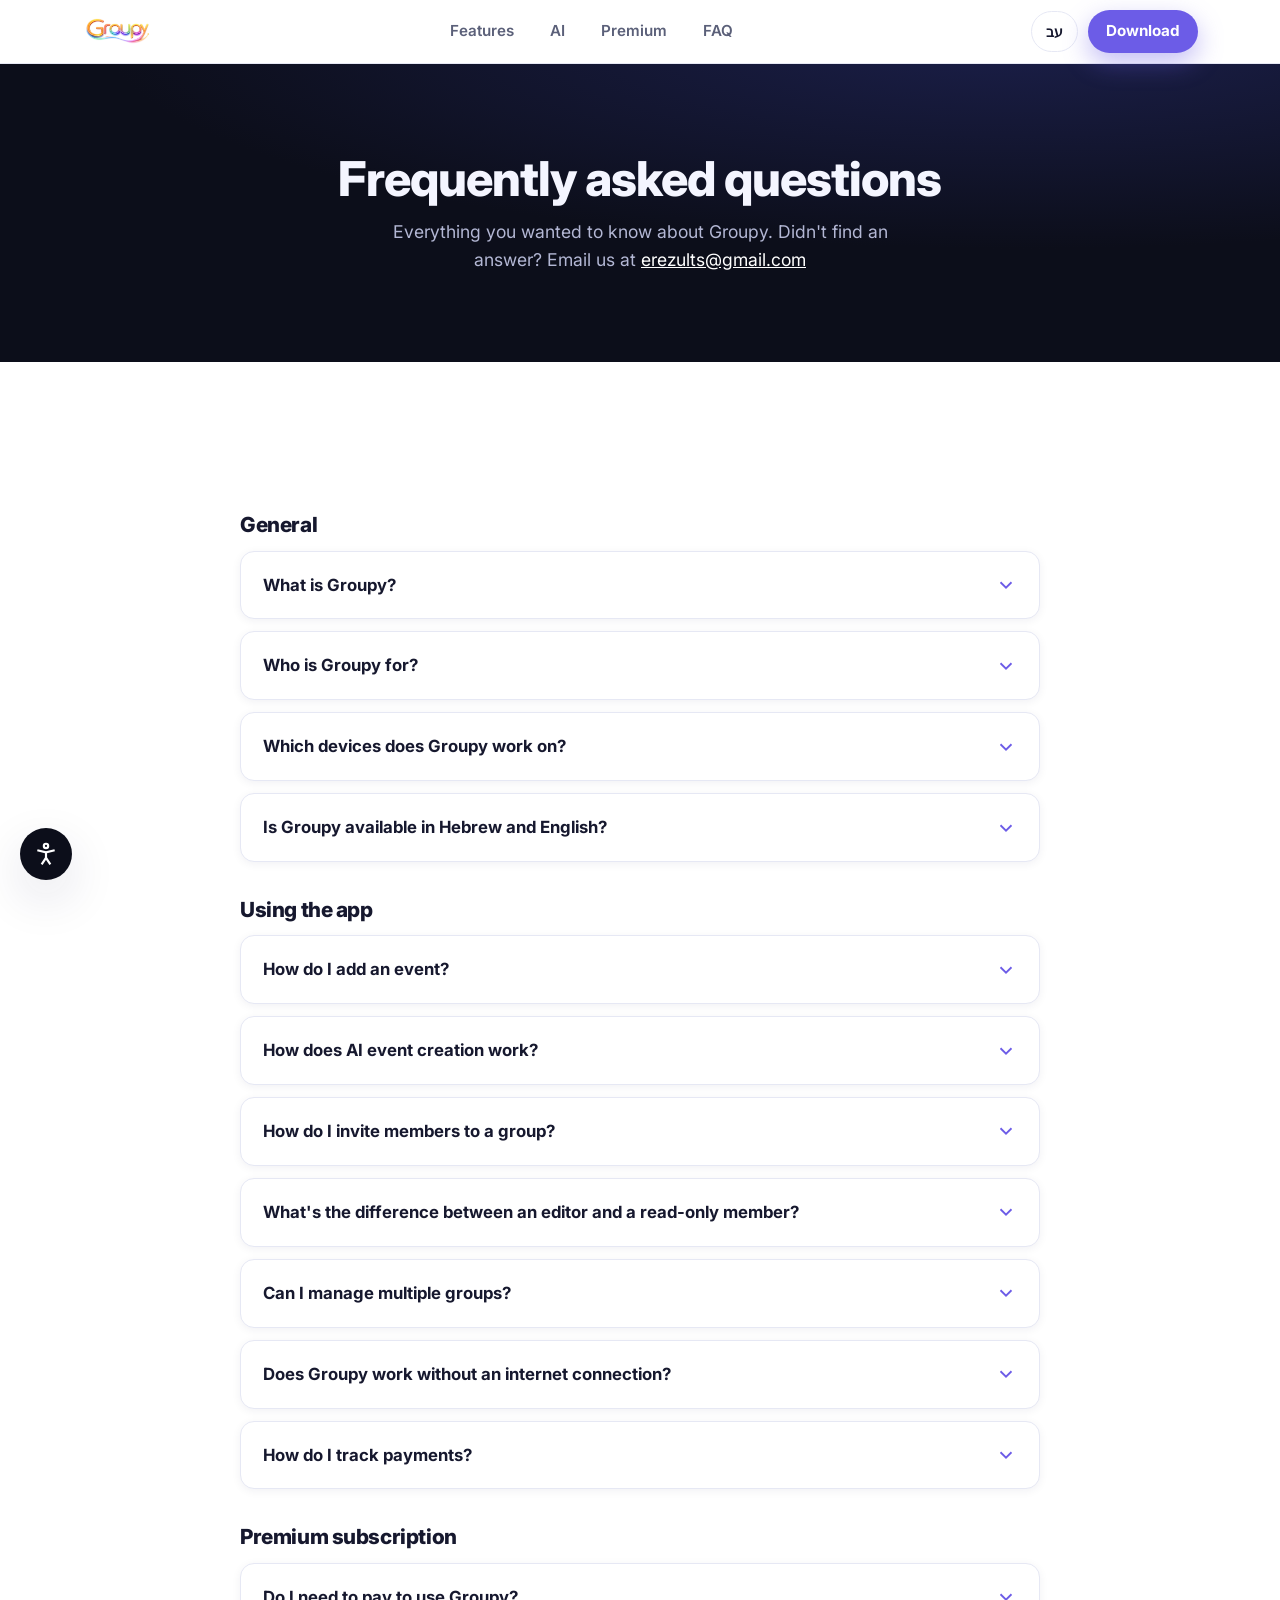
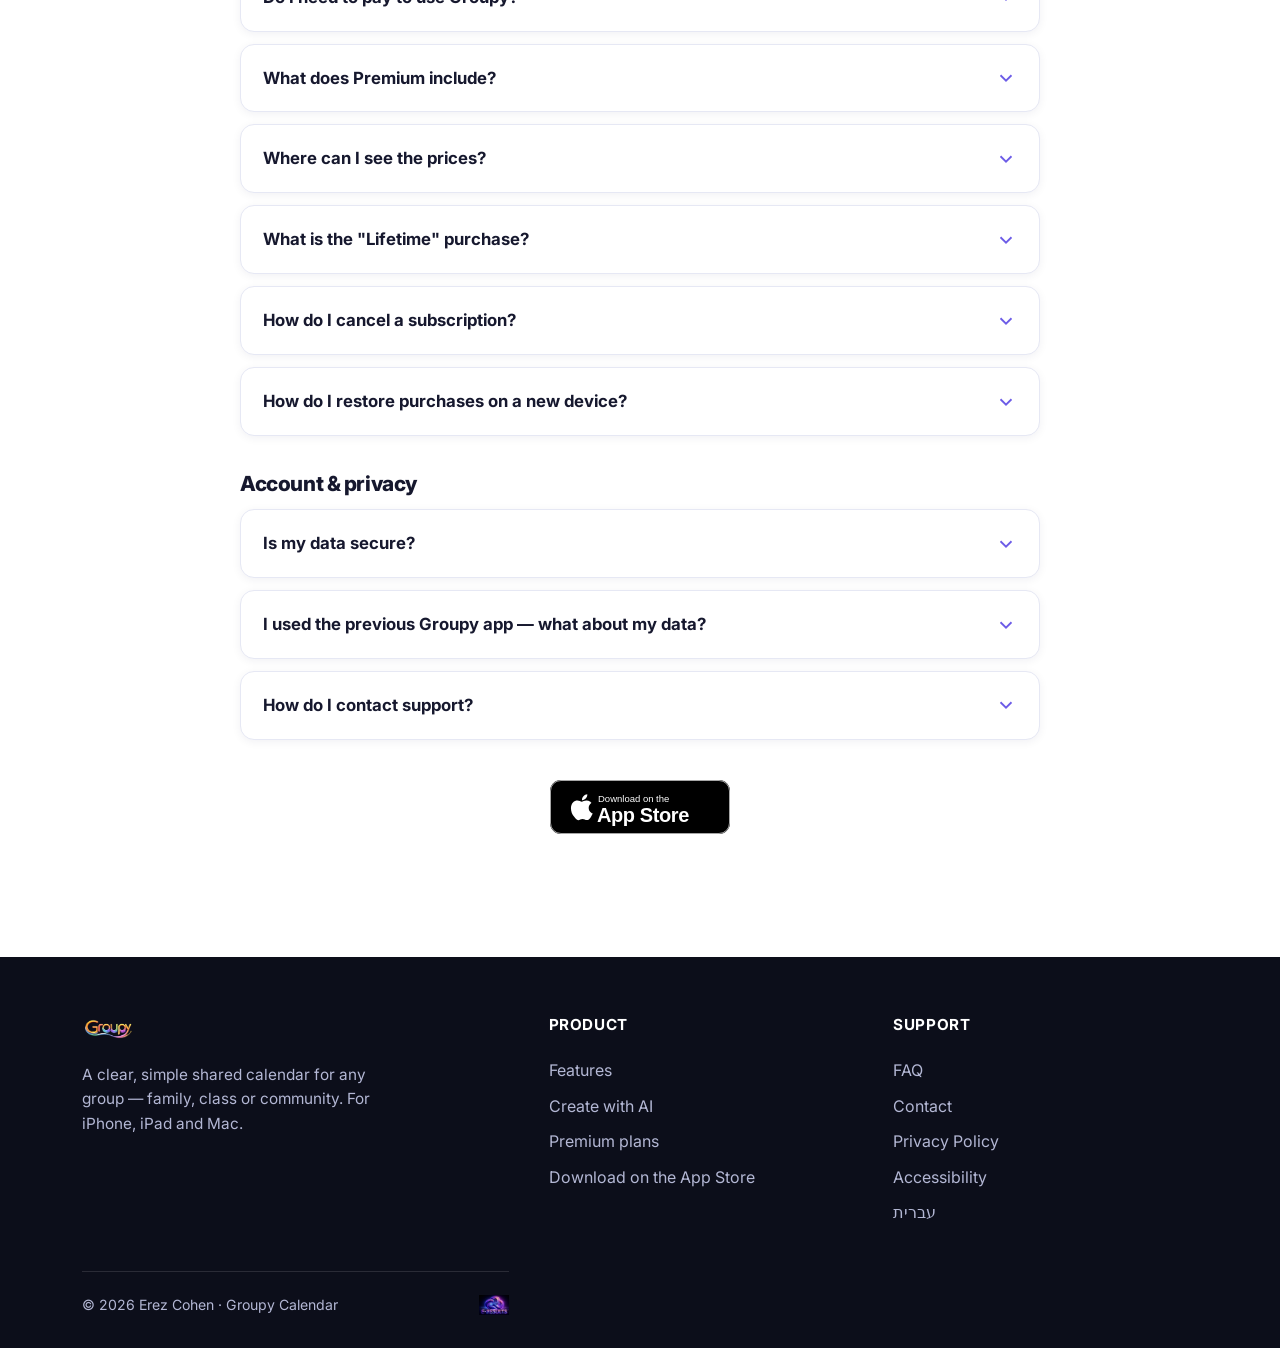
<file: en/faq.html>
<!DOCTYPE html>
<html lang="en" dir="ltr" class="no-js">
<head>
  <meta charset="UTF-8" />
  <meta name="viewport" content="width=device-width, initial-scale=1" />
  <title>FAQ — Groupy Calendar</title>
  <meta name="description" content="Frequently asked questions about Groupy: creating events, AI, inviting members, Premium, pricing, privacy and managing groups." />
  <meta name="theme-color" content="#0c0e1a" />
  <link rel="canonical" href="https://groupy-web.erezults.com/en/faq.html" />
  <link rel="alternate" hreflang="en" href="https://groupy-web.erezults.com/en/faq.html" />
  <link rel="alternate" hreflang="he" href="https://groupy-web.erezults.com/faq.html" />
  <link rel="alternate" hreflang="x-default" href="https://groupy-web.erezults.com/faq.html" />

  <meta property="og:type" content="website" />
  <meta property="og:site_name" content="Groupy Calendar" />
  <meta property="og:title" content="FAQ — Groupy Calendar" />
  <meta property="og:description" content="Everything you wanted to know about Groupy — creating events, AI, Premium, pricing and privacy." />
  <meta property="og:image" content="https://groupy-web.erezults.com/assets/img/og.png" />
  <meta property="og:url" content="https://groupy-web.erezults.com/en/faq.html" />
  <meta property="og:locale" content="en_US" />

  <link rel="icon" href="/favicon.ico" sizes="any" />
  <link rel="icon" type="image/png" href="/assets/img/favicon.png" />
  <link rel="apple-touch-icon" href="/assets/img/apple-touch-icon.png" />

  <link rel="preconnect" href="https://fonts.googleapis.com" />
  <link rel="preconnect" href="https://fonts.gstatic.com" crossorigin />
  <link href="https://fonts.googleapis.com/css2?family=Heebo:wght@400;500;600;700;800&family=Inter:wght@400;600;700;800&display=swap" rel="stylesheet" />
  <link rel="stylesheet" href="/assets/css/styles.css" />
</head>
<body>
<script>document.documentElement.classList.remove('no-js');</script>
<a class="skip-link" href="#main-content">Skip to content</a>

<!-- ===== Nav ===== -->
<header class="nav" id="nav">
  <div class="container">
    <a class="nav-logo" href="/en/" aria-label="Groupy Calendar"><img src="/assets/img/groupy-wordmark.png" alt="Groupy" /></a>
    <nav class="nav-links" aria-label="Main navigation">
      <a class="link" href="/en/#features">Features</a>
      <a class="link" href="/en/#ai">AI</a>
      <a class="link" href="/en/#subscription">Premium</a>
      <a class="link" href="/en/faq.html">FAQ</a>
    </nav>
    <div class="nav-right">
      <a class="lang-toggle" href="/faq.html" hreflang="he" aria-label="עבור לעברית">עב</a>
      <a class="btn btn-primary nav-cta desk-cta" href="https://apps.apple.com/app/id6779937306" target="_blank" rel="noopener">Download</a>
      <button class="nav-burger" aria-label="Menu" aria-expanded="false"><span></span></button>
    </div>
  </div>
</header>

<!-- ===== FAQ hero ===== -->
<section class="faq-hero" id="main-content" tabindex="-1">
  <div class="container">
    <h1>Frequently asked questions</h1>
    <p>Everything you wanted to know about Groupy. Didn't find an answer? Email us at <a href="mailto:erezults@gmail.com" style="color:#fff;text-decoration:underline">erezults@gmail.com</a></p>
  </div>
</section>

<!-- ===== FAQ content ===== -->
<section class="section">
  <div class="container">
    <div class="faq-wrap">

      <h2 class="faq-group-title">General</h2>

      <div class="faq-item">
        <button class="faq-q" aria-expanded="false">What is Groupy?
          <svg class="chev" viewBox="0 0 24 24" fill="none" stroke="currentColor" stroke-width="2"><path d="M6 9l6 6 6-6"/></svg></button>
        <div class="faq-a"><p>Groupy is a clear, simple shared calendar for any group — a family, a class, a parents' committee, a sports team, or any community that needs to coordinate events in one place. Add an event once, and everyone in the group sees it instantly, can RSVP, comment, and get a reminder right on time.</p></div>
      </div>

      <div class="faq-item">
        <button class="faq-q" aria-expanded="false">Who is Groupy for?
          <svg class="chev" viewBox="0 0 24 24" fill="none" stroke="currentColor" stroke-width="2"><path d="M6 9l6 6 6-6"/></svg></button>
        <div class="faq-a"><p>Any group that coordinates events together: families, classes, camps, training groups, building committees and communities. Groupy is especially handy for activities that involve costs — so it's always clear who has paid and who still owes, without spreadsheets.</p></div>
      </div>

      <div class="faq-item">
        <button class="faq-q" aria-expanded="false">Which devices does Groupy work on?
          <svg class="chev" viewBox="0 0 24 24" fill="none" stroke="currentColor" stroke-width="2"><path d="M6 9l6 6 6-6"/></svg></button>
        <div class="faq-a"><p>Groupy is available for iPhone, iPad and Mac. Everything syncs automatically across your devices, so you always see the same up-to-date calendar.</p></div>
      </div>

      <div class="faq-item">
        <button class="faq-q" aria-expanded="false">Is Groupy available in Hebrew and English?
          <svg class="chev" viewBox="0 0 24 24" fill="none" stroke="currentColor" stroke-width="2"><path d="M6 9l6 6 6-6"/></svg></button>
        <div class="faq-a"><p>Yes. Groupy fully supports Hebrew and English, including a right-to-left (RTL) interface in Hebrew. You can switch languages anytime in Settings.</p></div>
      </div>

      <h2 class="faq-group-title">Using the app</h2>

      <div class="faq-item">
        <button class="faq-q" aria-expanded="false">How do I add an event?
          <svg class="chev" viewBox="0 0 24 24" fill="none" stroke="currentColor" stroke-width="2"><path d="M6 9l6 6 6-6"/></svg></button>
        <div class="faq-a"><p>Tap the day you want or the add button, fill in a title, date and time, and choose which members are involved — that's it. You can also set a recurrence (daily/weekly/monthly/yearly), a reminder, and a cost for the event.</p></div>
      </div>

      <div class="faq-item">
        <button class="faq-q" aria-expanded="false">How does AI event creation work?
          <svg class="chev" viewBox="0 0 24 24" fill="none" stroke="currentColor" stroke-width="2"><path d="M6 9l6 6 6-6"/></svg></button>
        <div class="faq-a"><p>The new-event screen has an "auto-fill with AI" field. You can type a plain sentence (e.g. "Michal has a soccer game at the home field at 8pm"), snap a photo of an invitation or a screenshot, or record yourself — and the AI fills in the event details for you: title, date, time and members. You can always review and edit before saving.</p></div>
      </div>

      <div class="faq-item">
        <button class="faq-q" aria-expanded="false">How do I invite members to a group?
          <svg class="chev" viewBox="0 0 24 24" fill="none" stroke="currentColor" stroke-width="2"><path d="M6 9l6 6 6-6"/></svg></button>
        <div class="faq-a"><p>The group manager can add members and share the group. Each member gets access to the shared calendar, and you can give each member their own color so it's always clear what belongs to whom.</p></div>
      </div>

      <div class="faq-item">
        <button class="faq-q" aria-expanded="false">What's the difference between an editor and a read-only member?
          <svg class="chev" viewBox="0 0 24 24" fill="none" stroke="currentColor" stroke-width="2"><path d="M6 9l6 6 6-6"/></svg></button>
        <div class="faq-a"><p>Members with edit access can add and edit events and use the AI features. Read-only members can view the calendar, RSVP and comment — but don't edit. This lets you share the calendar with many people while granting edit rights only to those who need them.</p></div>
      </div>

      <div class="faq-item">
        <button class="faq-q" aria-expanded="false">Can I manage multiple groups?
          <svg class="chev" viewBox="0 0 24 24" fill="none" stroke="currentColor" stroke-width="2"><path d="M6 9l6 6 6-6"/></svg></button>
        <div class="faq-a"><p>Yes. You can create and manage several groups (for example "Family", "Soccer club" and "Building committee") and switch between them easily. Unlimited groups are available with a Premium subscription.</p></div>
      </div>

      <div class="faq-item">
        <button class="faq-q" aria-expanded="false">Does Groupy work without an internet connection?
          <svg class="chev" viewBox="0 0 24 24" fill="none" stroke="currentColor" stroke-width="2"><path d="M6 9l6 6 6-6"/></svg></button>
        <div class="faq-a"><p>Yes. You can view your calendar and add events even while offline, and everything syncs automatically once you're back online.</p></div>
      </div>

      <div class="faq-item">
        <button class="faq-q" aria-expanded="false">How do I track payments?
          <svg class="chev" viewBox="0 0 24 24" fill="none" stroke="currentColor" stroke-width="2"><path d="M6 9l6 6 6-6"/></svg></button>
        <div class="faq-a"><p>You can add a cost to any event and per member. The interactive monthly report brings it all together and shows who paid and who still owes — marking "paid" takes a single tap. You can also export your calendar to a ‎.ics‎ file.</p></div>
      </div>

      <h2 class="faq-group-title">Premium subscription</h2>

      <div class="faq-item">
        <button class="faq-q" aria-expanded="false">Do I need to pay to use Groupy?
          <svg class="chev" viewBox="0 0 24 24" fill="none" stroke="currentColor" stroke-width="2"><path d="M6 9l6 6 6-6"/></svg></button>
        <div class="faq-a"><p>You can start right away with the Basic plan, which includes one group with up to 2 members, a shared calendar with full sync, and a monthly taste of AI. A Premium subscription unlocks unlimited members, expanded AI, multiple groups and more.</p></div>
      </div>

      <div class="faq-item">
        <button class="faq-q" aria-expanded="false">What does Premium include?
          <svg class="chev" viewBox="0 0 24 24" fill="none" stroke="currentColor" stroke-width="2"><path d="M6 9l6 6 6-6"/></svg></button>
        <div class="faq-a">
          <p>Premium includes: unlimited members in your group, up to 50 members with edit &amp; AI access, unlimited read-only members, creating events from text/photo/voice, unlimited groups, and smart reports for the whole group.</p>
          <p>The subscription is user-level — a single purchase unlocks all features across all of your groups.</p>
        </div>
      </div>

      <div class="faq-item">
        <button class="faq-q" aria-expanded="false">Where can I see the prices?
          <svg class="chev" viewBox="0 0 24 24" fill="none" stroke="currentColor" stroke-width="2"><path d="M6 9l6 6 6-6"/></svg></button>
        <div class="faq-a"><p>Exact prices are always shown inside the app and on the App Store product page, in your country and currency. That way you see the up-to-date price before any purchase. <a href="https://apps.apple.com/app/id6779937306" target="_blank" rel="noopener">View on the App Store →</a></p></div>
      </div>

      <div class="faq-item">
        <button class="faq-q" aria-expanded="false">What is the "Lifetime" purchase?
          <svg class="chev" viewBox="0 0 24 24" fill="none" stroke="currentColor" stroke-width="2"><path d="M6 9l6 6 6-6"/></svg></button>
        <div class="faq-a"><p>It's a one-time purchase that unlocks all Premium features with no monthly subscription and no automatic renewal. It's currently offered as a limited founder offer. You can see availability and the price inside the app.</p></div>
      </div>

      <div class="faq-item">
        <button class="faq-q" aria-expanded="false">How do I cancel a subscription?
          <svg class="chev" viewBox="0 0 24 24" fill="none" stroke="currentColor" stroke-width="2"><path d="M6 9l6 6 6-6"/></svg></button>
        <div class="faq-a"><p>Subscriptions renew automatically until cancelled. You can manage or cancel anytime in your Apple ID subscription settings (iOS Settings → your name → Subscriptions), or from the Settings screen in the app.</p></div>
      </div>

      <div class="faq-item">
        <button class="faq-q" aria-expanded="false">How do I restore purchases on a new device?
          <svg class="chev" viewBox="0 0 24 24" fill="none" stroke="currentColor" stroke-width="2"><path d="M6 9l6 6 6-6"/></svg></button>
        <div class="faq-a"><p>Sign in with the same Apple ID you used to purchase, and on the subscription screen in the app tap "Restore purchases". All your features will come back automatically.</p></div>
      </div>

      <h2 class="faq-group-title">Account &amp; privacy</h2>

      <div class="faq-item">
        <button class="faq-q" aria-expanded="false">Is my data secure?
          <svg class="chev" viewBox="0 0 24 24" fill="none" stroke="currentColor" stroke-width="2"><path d="M6 9l6 6 6-6"/></svg></button>
        <div class="faq-a"><p>Your data is stored securely and is used only to power your shared calendar. Features like Sign in with Apple, push notifications and ‎.ics‎ export are standard iOS capabilities, used only with your consent. Full details in our <a href="/en/privacy.html">Privacy Policy</a>.</p></div>
      </div>

      <div class="faq-item">
        <button class="faq-q" aria-expanded="false">I used the previous Groupy app — what about my data?
          <svg class="chev" viewBox="0 0 24 24" fill="none" stroke="currentColor" stroke-width="2"><path d="M6 9l6 6 6-6"/></svg></button>
        <div class="faq-a"><p>Your data is waiting. If you signed in with email — just sign in with the same email. If you used "Sign in with Apple" — use the one-time restore code shown in the old app, and paste it into the "Restore account" screen in the new app.</p></div>
      </div>

      <div class="faq-item">
        <button class="faq-q" aria-expanded="false">How do I contact support?
          <svg class="chev" viewBox="0 0 24 24" fill="none" stroke="currentColor" stroke-width="2"><path d="M6 9l6 6 6-6"/></svg></button>
        <div class="faq-a"><p>We're happy to help — email us at <a href="mailto:erezults@gmail.com">erezults@gmail.com</a> and we'll get back to you soon.</p></div>
      </div>

      <div class="center" style="margin-top:40px">
        <a class="appstore-badge" href="https://apps.apple.com/app/id6779937306" target="_blank" rel="noopener" aria-label="Download on the App Store">
          <img src="/assets/img/appstore-badge-en.svg" alt="Download on the App Store" width="180" height="54" />
        </a>
      </div>

    </div>
  </div>
</section>

<!-- ===== Footer ===== -->
<footer class="footer">
  <div class="container">
    <div class="footer-brand">
      <img src="/assets/img/groupy-wordmark.png" alt="Groupy" />
      <p>A clear, simple shared calendar for any group — family, class or community. For iPhone, iPad and Mac.</p>
    </div>
    <div>
      <h4>Product</h4>
      <a href="/en/#features">Features</a><br/>
      <a href="/en/#ai">Create with AI</a><br/>
      <a href="/en/#subscription">Premium plans</a><br/>
      <a href="https://apps.apple.com/app/id6779937306" target="_blank" rel="noopener">Download on the App Store</a>
    </div>
    <div>
      <h4>Support</h4>
      <a href="/en/faq.html">FAQ</a><br/>
      <a href="mailto:erezults@gmail.com">Contact</a><br/>
      <a href="/en/privacy.html">Privacy Policy</a><br/>
      <a href="/en/accessibility.html">Accessibility</a><br/>
      <a href="/" hreflang="he">עברית</a>
    </div>
  </div>
  <div class="container">
    <div class="footer-bottom">
      <span>© 2026 Erez Cohen · Groupy Calendar</span>
      <span class="ez"><img src="/assets/img/erezults-logo.png" alt="Erezults" /></span>
    </div>
  </div>
</footer>

<script src="/assets/js/main.js" defer></script>
<script src="/assets/js/accessibility.js" defer></script>
</body>
</html>
</file>
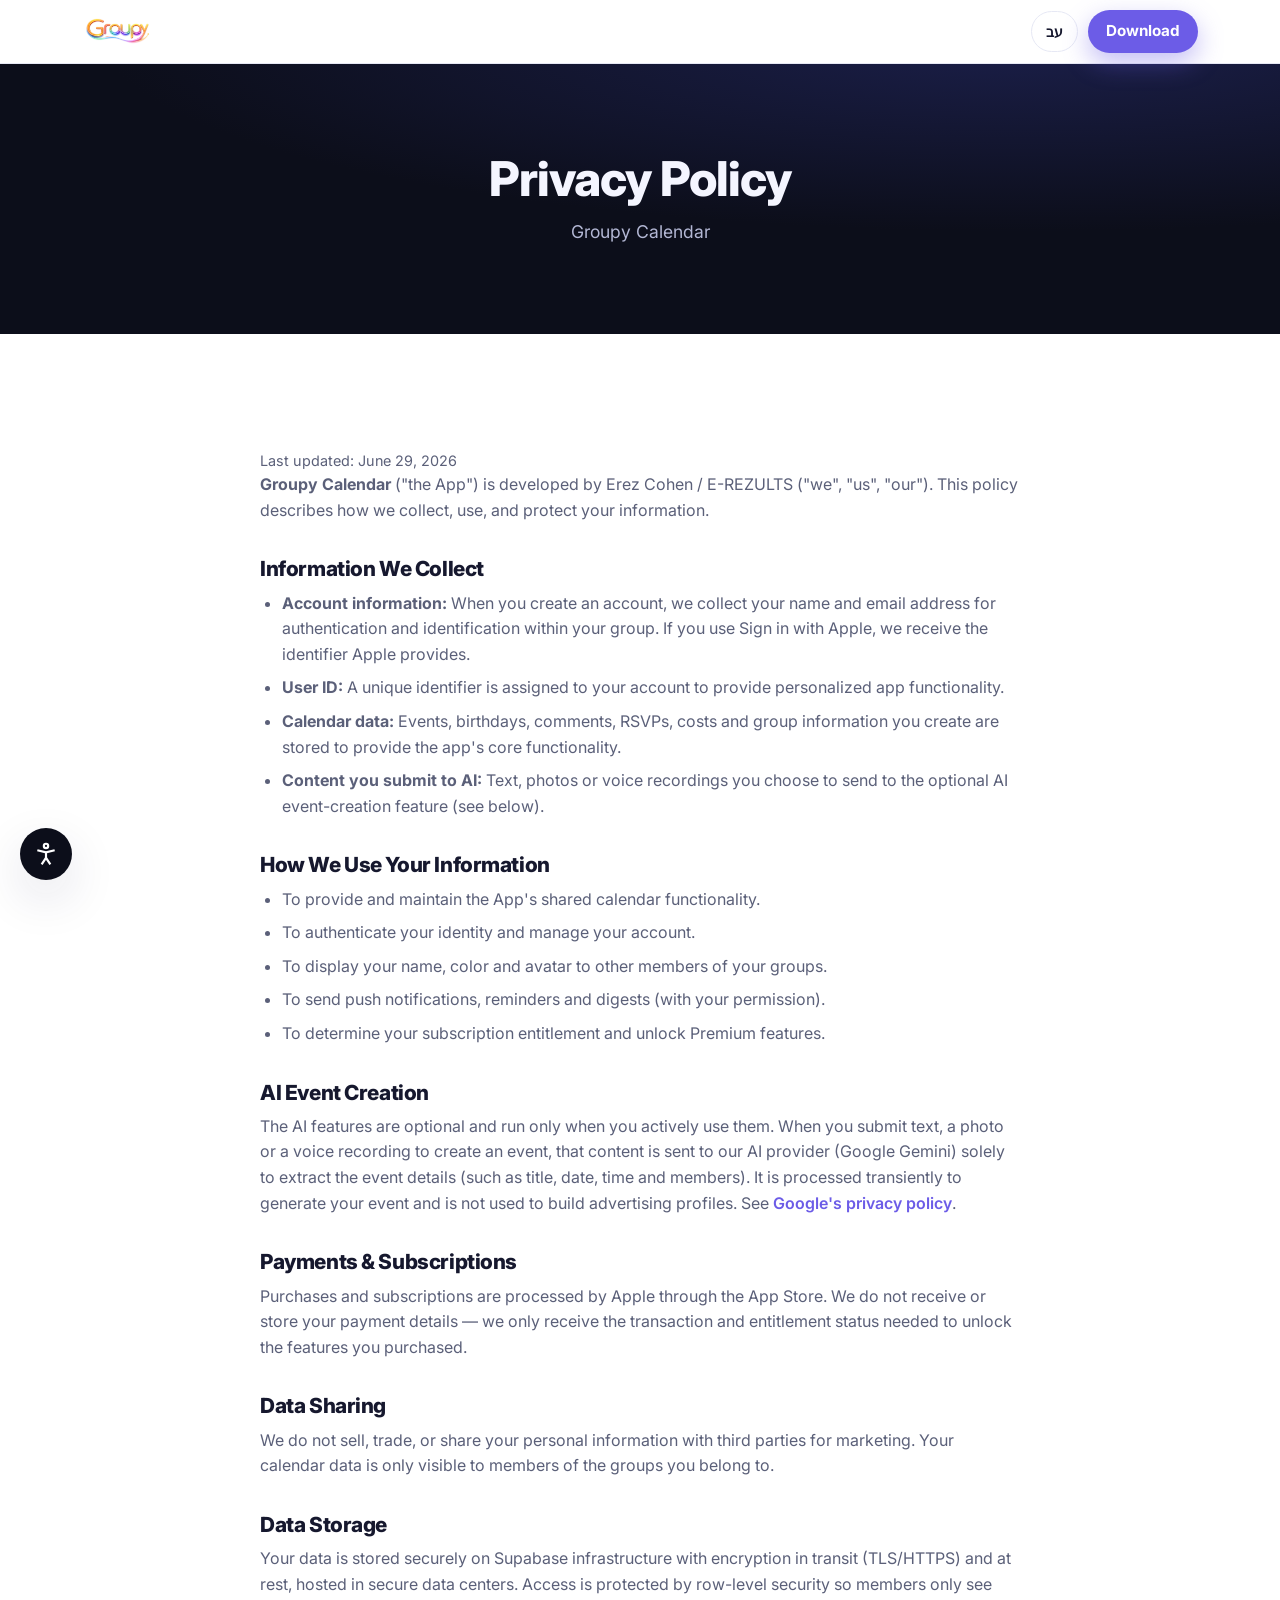
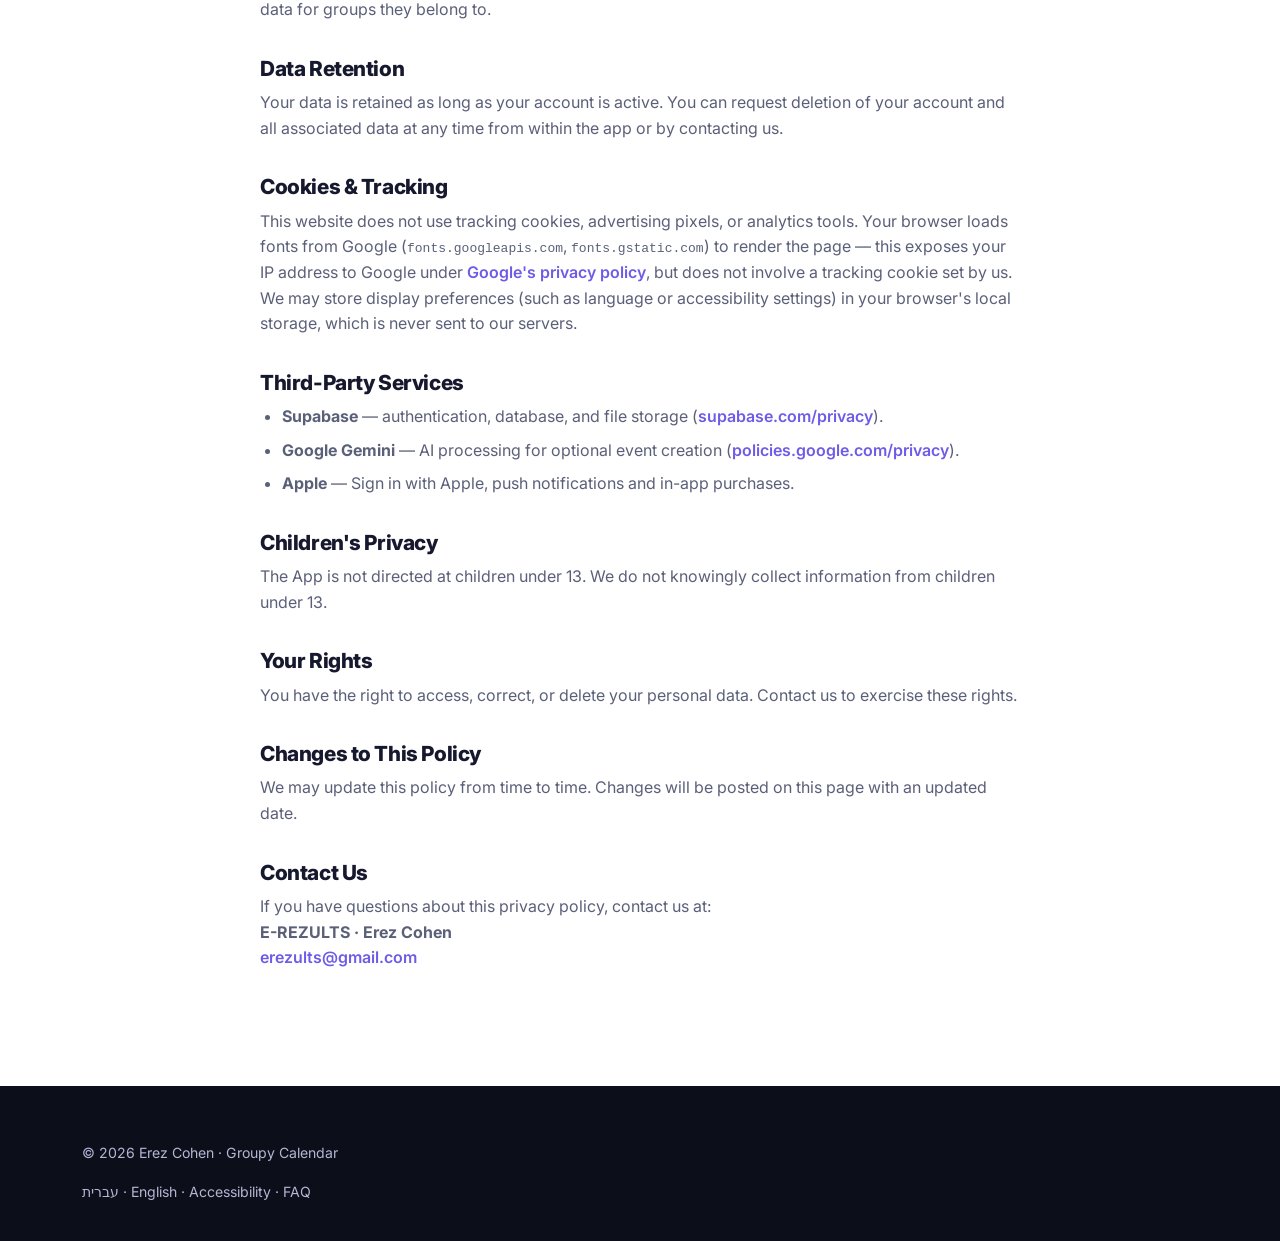
<file: en/privacy.html>
<!DOCTYPE html>
<html lang="en" dir="ltr" class="no-js">
<head>
  <meta charset="UTF-8" />
  <meta name="viewport" content="width=device-width, initial-scale=1" />
  <title>Privacy Policy — Groupy Calendar</title>
  <meta name="description" content="Privacy Policy for Groupy Calendar — what we collect, how we use it, AI processing, payments and your rights." />
  <meta name="theme-color" content="#0c0e1a" />
  <link rel="canonical" href="https://groupy-web.erezults.com/en/privacy.html" />
  <link rel="alternate" hreflang="he" href="https://groupy-web.erezults.com/privacy.html" />
  <meta name="robots" content="index,follow" />
  <link rel="icon" href="/favicon.ico" sizes="any" />
  <link rel="icon" type="image/png" href="/assets/img/favicon.png" />
  <link rel="apple-touch-icon" href="/assets/img/apple-touch-icon.png" />
  <link rel="preconnect" href="https://fonts.googleapis.com" />
  <link rel="preconnect" href="https://fonts.gstatic.com" crossorigin />
  <link href="https://fonts.googleapis.com/css2?family=Heebo:wght@400;500;600;700;800&family=Inter:wght@400;600;700;800&display=swap" rel="stylesheet" />
  <link rel="stylesheet" href="/assets/css/styles.css" />
  <style>
    .legal { max-width: 760px; margin-inline: auto; }
    .legal h2 { font-size: 1.3rem; margin: 34px 0 10px; }
    .legal p, .legal li { color: var(--text-muted); }
    .legal ul { padding-inline-start: 22px; list-style: disc; display: grid; gap: 8px; margin: 10px 0; }
    .legal a { color: var(--accent); font-weight: 600; }
    .legal .updated { color: var(--text-muted); font-size: .9rem; }
  </style>
</head>
<body>
<script>document.documentElement.classList.remove('no-js');</script>
<a class="skip-link" href="#main-content">Skip to content</a>

<header class="nav" id="nav">
  <div class="container">
    <a class="nav-logo" href="/en/" aria-label="Groupy Calendar"><img src="/assets/img/groupy-wordmark.png" alt="Groupy" /></a>
    <div class="nav-right">
      <a class="lang-toggle" href="/privacy.html" hreflang="he" aria-label="מעבר לעברית">עב</a>
      <a class="btn btn-primary nav-cta desk-cta" href="https://apps.apple.com/app/id6779937306" target="_blank" rel="noopener">Download</a>
    </div>
  </div>
</header>

<section class="faq-hero" id="main-content" tabindex="-1">
  <div class="container"><h1>Privacy Policy</h1><p>Groupy Calendar</p></div>
</section>

<section class="section">
  <div class="container">
    <div class="legal">
      <p class="updated">Last updated: June 29, 2026</p>
      <p><strong>Groupy Calendar</strong> ("the App") is developed by Erez Cohen / E-REZULTS ("we", "us", "our"). This policy describes how we collect, use, and protect your information.</p>

      <h2>Information We Collect</h2>
      <ul>
        <li><strong>Account information:</strong> When you create an account, we collect your name and email address for authentication and identification within your group. If you use Sign in with Apple, we receive the identifier Apple provides.</li>
        <li><strong>User ID:</strong> A unique identifier is assigned to your account to provide personalized app functionality.</li>
        <li><strong>Calendar data:</strong> Events, birthdays, comments, RSVPs, costs and group information you create are stored to provide the app's core functionality.</li>
        <li><strong>Content you submit to AI:</strong> Text, photos or voice recordings you choose to send to the optional AI event-creation feature (see below).</li>
      </ul>

      <h2>How We Use Your Information</h2>
      <ul>
        <li>To provide and maintain the App's shared calendar functionality.</li>
        <li>To authenticate your identity and manage your account.</li>
        <li>To display your name, color and avatar to other members of your groups.</li>
        <li>To send push notifications, reminders and digests (with your permission).</li>
        <li>To determine your subscription entitlement and unlock Premium features.</li>
      </ul>

      <h2>AI Event Creation</h2>
      <p>The AI features are optional and run only when you actively use them. When you submit text, a photo or a voice recording to create an event, that content is sent to our AI provider (Google Gemini) solely to extract the event details (such as title, date, time and members). It is processed transiently to generate your event and is not used to build advertising profiles. See <a href="https://policies.google.com/privacy" target="_blank" rel="noopener">Google's privacy policy</a>.</p>

      <h2>Payments &amp; Subscriptions</h2>
      <p>Purchases and subscriptions are processed by Apple through the App Store. We do not receive or store your payment details — we only receive the transaction and entitlement status needed to unlock the features you purchased.</p>

      <h2>Data Sharing</h2>
      <p>We do not sell, trade, or share your personal information with third parties for marketing. Your calendar data is only visible to members of the groups you belong to.</p>

      <h2>Data Storage</h2>
      <p>Your data is stored securely on Supabase infrastructure with encryption in transit (TLS/HTTPS) and at rest, hosted in secure data centers. Access is protected by row-level security so members only see data for groups they belong to.</p>

      <h2>Data Retention</h2>
      <p>Your data is retained as long as your account is active. You can request deletion of your account and all associated data at any time from within the app or by contacting us.</p>

      <h2>Cookies &amp; Tracking</h2>
      <p>This website does not use tracking cookies, advertising pixels, or analytics tools. Your browser loads fonts from Google (<code>fonts.googleapis.com</code>, <code>fonts.gstatic.com</code>) to render the page — this exposes your IP address to Google under <a href="https://policies.google.com/privacy" target="_blank" rel="noopener">Google's privacy policy</a>, but does not involve a tracking cookie set by us. We may store display preferences (such as language or accessibility settings) in your browser's local storage, which is never sent to our servers.</p>

      <h2>Third-Party Services</h2>
      <ul>
        <li><strong>Supabase</strong> — authentication, database, and file storage (<a href="https://supabase.com/privacy" target="_blank" rel="noopener">supabase.com/privacy</a>).</li>
        <li><strong>Google Gemini</strong> — AI processing for optional event creation (<a href="https://policies.google.com/privacy" target="_blank" rel="noopener">policies.google.com/privacy</a>).</li>
        <li><strong>Apple</strong> — Sign in with Apple, push notifications and in-app purchases.</li>
      </ul>

      <h2>Children's Privacy</h2>
      <p>The App is not directed at children under 13. We do not knowingly collect information from children under 13.</p>

      <h2>Your Rights</h2>
      <p>You have the right to access, correct, or delete your personal data. Contact us to exercise these rights.</p>

      <h2>Changes to This Policy</h2>
      <p>We may update this policy from time to time. Changes will be posted on this page with an updated date.</p>

      <h2>Contact Us</h2>
      <p>If you have questions about this privacy policy, contact us at:<br/>
      <strong>E-REZULTS · Erez Cohen</strong><br/>
      <a href="mailto:erezults@gmail.com">erezults@gmail.com</a></p>
    </div>
  </div>
</section>

<footer class="footer">
  <div class="container">
    <div class="footer-bottom" style="border:0;margin:0;padding:0">
      <span>© 2026 Erez Cohen · Groupy Calendar</span>
      <span><a href="/privacy.html">עברית</a> · <a href="/en/">English</a> · <a href="/en/accessibility.html">Accessibility</a> · <a href="/en/faq.html">FAQ</a></span>
    </div>
  </div>
</footer>

<script src="/assets/js/accessibility.js" defer></script>
</body>
</html>
</file>
<file: assets/css/styles.css>
/* ============================================================================
   Groupy Calendar — marketing site
   Bilingual (HE/RTL + EN/LTR) static site. Logical properties throughout so the
   same CSS serves both directions. Brand = the rainbow "Groupy" wordmark.
   ========================================================================== */

/* ----- Design tokens ----------------------------------------------------- */
:root {
  /* Brand rainbow (sampled from the Groupy wordmark) */
  --brand-orange: #ff8a1e;
  --brand-pink:   #ff3d77;
  --brand-purple: #8b3dff;
  --brand-blue:   #2f7bff;
  --brand-teal:   #14c4c4;
  --brand-green:  #3ddc84;
  --rainbow: linear-gradient(100deg,
              var(--brand-orange) 0%, var(--brand-pink) 22%,
              var(--brand-purple) 46%, var(--brand-blue) 66%,
              var(--brand-teal) 84%, var(--brand-green) 100%);

  /* Accents */
  --accent:        #6c5ce7;   /* indigo, app primary feel */
  --accent-strong: #7c3aed;   /* AI purple */
  --gold-1: #e8b84b;
  --gold-2: #c9962e;
  --gold-text: #8a611f;  /* darker gold for text on white — #c9962e is 2.66:1, fails AA */

  /* Neutrals */
  --ink:        #0c0e1a;      /* deep indigo-black (hero / footer) */
  --ink-soft:   #14172a;
  --text:       #16182e;
  --text-muted: #5b6079;
  --text-on-dark:        #f4f5ff;
  --text-on-dark-muted:  #b3b7d4;
  --surface:    #ffffff;
  --surface-2:  #f5f6fc;
  --surface-3:  #eceefb;
  --border:     #e6e8f4;
  --border-dark: rgba(255,255,255,.12);

  /* Type */
  --font-en: "Inter", -apple-system, BlinkMacSystemFont, "Segoe UI", Roboto, Helvetica, Arial, sans-serif;
  --font-he: "Heebo", "Assistant", -apple-system, BlinkMacSystemFont, "Segoe UI", Arial, sans-serif;
  --font: var(--font-en);

  /* Layout */
  --maxw: 1160px;
  --radius: 22px;
  --radius-sm: 14px;
  --shadow-sm: 0 2px 10px rgba(20,24,60,.06);
  --shadow-md: 0 18px 50px rgba(24,28,70,.12);
  --shadow-lg: 0 40px 90px rgba(16,18,52,.28);
  --nav-h: 64px;
}

html[lang="he"] { --font: var(--font-he); }

/* ----- Reset ------------------------------------------------------------- */
*, *::before, *::after { box-sizing: border-box; }
* { margin: 0; }
html { scroll-behavior: smooth; -webkit-text-size-adjust: 100%; font-size: calc(100% * var(--a11y-scale, 1)); }
body {
  font-family: var(--font);
  color: var(--text);
  background: var(--surface);
  line-height: 1.6;
  -webkit-font-smoothing: antialiased;
  text-rendering: optimizeLegibility;
  overflow-x: hidden;
}
img, svg { display: block; max-width: 100%; }
a { color: inherit; text-decoration: none; }
button { font: inherit; cursor: pointer; }
ul { list-style: none; padding: 0; }
:focus-visible { outline: 3px solid var(--accent); outline-offset: 2px; border-radius: 6px; }

/* ----- Helpers ----------------------------------------------------------- */
.container { width: 100%; max-width: var(--maxw); margin-inline: auto; padding-inline: 22px; }
.section { padding-block: clamp(64px, 9vw, 120px); }
.eyebrow {
  display: inline-block; font-weight: 800; font-size: .82rem; letter-spacing: .08em;
  text-transform: uppercase; color: var(--accent);
  background: rgba(108,92,231,.1); padding: 6px 14px; border-radius: 999px; margin-bottom: 18px;
}
.section-head { max-width: 720px; margin-inline: auto; text-align: center; margin-bottom: 54px; }
.gradient-text {
  background: var(--rainbow); -webkit-background-clip: text; background-clip: text;
  color: transparent; -webkit-text-fill-color: transparent;
}
h1, h2, h3 { line-height: 1.12; letter-spacing: -.02em; font-weight: 800; }
h2.title { font-size: clamp(2rem, 4.4vw, 3.1rem); }
.lead { font-size: clamp(1.05rem, 1.6vw, 1.22rem); color: var(--text-muted); }
.center { text-align: center; }

/* ----- Buttons ----------------------------------------------------------- */
.btn {
  display: inline-flex; align-items: center; justify-content: center; gap: 10px;
  font-weight: 700; padding: 13px 26px; border-radius: 999px; border: 0;
  transition: transform .18s ease, box-shadow .18s ease, background .18s ease;
  white-space: nowrap;
}
.btn:active { transform: translateY(1px) scale(.99); }
.btn-primary { color: #fff; background: var(--accent); box-shadow: 0 10px 26px rgba(108,92,231,.4); }
.btn-primary:hover { background: #5a49db; box-shadow: 0 14px 32px rgba(108,92,231,.5); transform: translateY(-2px); }
.btn-ghost { color: var(--text); background: var(--surface-2); border: 1px solid var(--border); }
.btn-ghost:hover { background: var(--surface-3); transform: translateY(-2px); }
.btn-ghost.on-dark { color: var(--text-on-dark); background: rgba(255,255,255,.08); border-color: var(--border-dark); }
.btn-ghost.on-dark:hover { background: rgba(255,255,255,.16); }

/* Apple "Download on the App Store" badge */
.appstore-badge { display: inline-flex; transition: transform .18s ease, filter .18s ease; }
.appstore-badge:hover { transform: translateY(-2px); filter: brightness(1.08); }
.appstore-badge svg { height: 56px; width: auto; }
.appstore-badge.sm svg { height: 48px; }

/* ----- Navbar ------------------------------------------------------------ */
.nav {
  position: sticky; top: 0; z-index: 50; height: var(--nav-h);
  display: flex; align-items: center;
  background: rgba(255,255,255,.72); backdrop-filter: saturate(180%) blur(18px);
  -webkit-backdrop-filter: saturate(180%) blur(18px);
  border-bottom: 1px solid var(--border);
}
.nav .container { display: flex; align-items: center; justify-content: space-between; gap: 18px; }
.nav-logo { display: flex; align-items: center; gap: 10px; font-weight: 800; }
.nav-logo img { height: 46px; width: auto; }
.nav-links { display: flex; align-items: center; gap: 8px; }
.nav-links a.link {
  padding: 8px 14px; border-radius: 999px; color: var(--text-muted); font-weight: 600; font-size: .95rem;
  transition: color .15s ease, background .15s ease;
}
.nav-links a.link:hover { color: var(--text); background: var(--surface-2); }
.nav-right { display: flex; align-items: center; gap: 10px; }
.lang-toggle {
  display: inline-flex; align-items: center; gap: 6px; font-weight: 700; font-size: .9rem;
  padding: 8px 14px; border-radius: 999px; border: 1px solid var(--border); background: var(--surface);
  color: var(--text); transition: background .15s ease;
}
.lang-toggle:hover { background: var(--surface-2); }
.nav-cta { padding: 9px 18px; font-size: .95rem; }
.nav-burger { display: none; width: 42px; height: 42px; border-radius: 12px; border: 1px solid var(--border);
  background: var(--surface); align-items: center; justify-content: center; }
.nav-burger span { display: block; width: 18px; height: 2px; background: var(--text); position: relative; }
.nav-burger span::before, .nav-burger span::after { content: ""; position: absolute; inset-inline: 0; height: 2px; background: var(--text); }
.nav-burger span::before { top: -6px; } .nav-burger span::after { top: 6px; }

/* ----- Hero -------------------------------------------------------------- */
.hero {
  position: relative; overflow: hidden; color: var(--text-on-dark);
  background: radial-gradient(120% 120% at 80% -10%, #1b1f4a 0%, var(--ink) 55%);
  padding-block: clamp(56px, 8vw, 100px) clamp(70px, 9vw, 120px);
}
.hero::before, .hero::after {
  content: ""; position: absolute; border-radius: 50%; filter: blur(80px); opacity: .5; z-index: 0;
  pointer-events: none;
}
.hero::before { width: 540px; height: 540px; inset-block-start: -160px; inset-inline-end: -120px;
  background: conic-gradient(from 120deg, var(--brand-orange), var(--brand-pink), var(--brand-purple), var(--brand-blue), var(--brand-teal), var(--brand-orange)); opacity: .35; }
.hero::after { width: 460px; height: 460px; inset-block-end: -200px; inset-inline-start: -140px;
  background: radial-gradient(circle, var(--brand-blue), transparent 70%); opacity: .45; }
.hero .container { position: relative; z-index: 1; display: grid; grid-template-columns: 1.05fr .95fr;
  gap: clamp(24px, 4vw, 60px); align-items: center; }
.hero-copy { max-width: 620px; }
.hero-wordmark { height: clamp(54px, 8vw, 84px); width: auto; margin-bottom: 26px; filter: drop-shadow(0 8px 30px rgba(0,0,0,.4)); }
.hero h1 { font-size: clamp(2.1rem, 5vw, 3.6rem); margin-bottom: 18px; }
.hero p.sub { font-size: clamp(1.06rem, 1.8vw, 1.3rem); color: var(--text-on-dark-muted); margin-bottom: 30px; max-width: 540px; }
.hero-actions { display: flex; flex-wrap: wrap; align-items: center; gap: 16px; }
.hero-badges { display: flex; flex-wrap: wrap; gap: 18px 26px; margin-top: 32px; }
.hero-badge { display: inline-flex; align-items: center; gap: 9px; color: var(--text-on-dark-muted); font-weight: 600; font-size: .95rem; }
.hero-badge svg { width: 20px; height: 20px; color: var(--brand-teal); flex: none; }

/* Hero phone */
.hero-visual { display: flex; justify-content: center; position: relative; }
.hero-visual .phone { animation: float 6s ease-in-out infinite; }
@keyframes float { 0%,100% { transform: translateY(0); } 50% { transform: translateY(-16px); } }

/* ----- iPhone mockup ----------------------------------------------------- */
.phone {
  position: relative; width: 280px; max-width: 76vw; aspect-ratio: 1320 / 2868;
  background: #0a0a0f; border-radius: 44px; padding: 11px;
  box-shadow: var(--shadow-lg), inset 0 0 0 2px rgba(255,255,255,.06);
}
.phone::before { /* dynamic island */
  content: ""; position: absolute; top: 20px; inset-inline: 0; margin-inline: auto;
  width: 92px; height: 26px; background: #0a0a0f; border-radius: 999px; z-index: 3;
}
.phone img { width: 100%; height: 100%; object-fit: cover; border-radius: 33px; display: block; }
.phone-tilt { transform: perspective(1400px) rotateY(-12deg) rotateX(3deg); }
html[dir="rtl"] .phone-tilt { transform: perspective(1400px) rotateY(12deg) rotateX(3deg); }

/* ----- Logo strip / pills ------------------------------------------------ */
.pills { display: flex; flex-wrap: wrap; justify-content: center; gap: 12px; }
.pill { display: inline-flex; align-items: center; gap: 9px; padding: 10px 18px; border-radius: 999px;
  background: var(--surface-2); border: 1px solid var(--border); font-weight: 600; color: var(--text); font-size: .95rem; }
.pill svg { width: 18px; height: 18px; color: var(--accent); }

/* ----- Feature grid ------------------------------------------------------ */
.features-grid { display: grid; grid-template-columns: repeat(3, 1fr); gap: 22px; }
.feature-card {
  background: var(--surface); border: 1px solid var(--border); border-radius: var(--radius);
  padding: 28px 26px; box-shadow: var(--shadow-sm); transition: transform .2s ease, box-shadow .2s ease, border-color .2s ease;
}
.feature-card:hover { transform: translateY(-4px); box-shadow: var(--shadow-md); border-color: #d6d9ef; }
.feature-ic { width: 52px; height: 52px; border-radius: 15px; display: grid; place-items: center; margin-bottom: 18px;
  background: linear-gradient(140deg, rgba(108,92,231,.16), rgba(47,123,255,.14)); color: var(--accent); }
.feature-ic svg { width: 26px; height: 26px; }
.feature-card h3 { font-size: 1.18rem; margin-bottom: 8px; }
.feature-card p { color: var(--text-muted); font-size: .98rem; }

/* ----- Split / spotlight ------------------------------------------------- */
.split { display: grid; grid-template-columns: 1fr 1fr; gap: clamp(28px, 5vw, 72px); align-items: center; }
.split.reverse { direction: ltr; }
.split-media { display: flex; justify-content: center; }
.spotlight {
  position: relative; overflow: hidden; color: var(--text-on-dark);
  background: radial-gradient(120% 120% at 15% 0%, #2a1c5e 0%, #160f33 60%);
}
.spotlight::after { content:""; position:absolute; width:420px; height:420px; border-radius:50%;
  background: radial-gradient(circle, var(--accent-strong), transparent 70%); filter: blur(70px); opacity:.5;
  inset-block-start:-120px; inset-inline-end:-80px; }
.spotlight .eyebrow { color: #c9b8ff; background: rgba(124,58,237,.22); }
.spotlight h2 { color: #fff; }
.spotlight p { color: #d7d3f5; }
.spotlight .container { position: relative; z-index: 1; }
.feature-list { display: grid; gap: 14px; margin-top: 26px; }
.feature-list li { display: flex; align-items: flex-start; gap: 12px; font-size: 1.02rem; }
.feature-list .check { flex: none; width: 24px; height: 24px; border-radius: 50%; display: grid; place-items: center;
  background: rgba(61,220,132,.16); color: var(--brand-green); margin-top: 2px; }
.feature-list .check svg { width: 14px; height: 14px; }
.on-dark .feature-list li { color: var(--text-on-dark); }

/* ----- Screens gallery --------------------------------------------------- */
.gallery { display: flex; gap: 26px; overflow-x: auto; padding-block: 14px 28px; padding-inline: 22px;
  scroll-snap-type: x mandatory; -webkit-overflow-scrolling: touch; }
.gallery::-webkit-scrollbar { height: 8px; }
.gallery::-webkit-scrollbar-thumb { background: var(--border); border-radius: 999px; }
.gallery .shot { scroll-snap-align: center; flex: none; }
.gallery .phone { width: 248px; }
.shot figcaption { text-align: center; margin-top: 16px; font-weight: 700; color: var(--text); }
.shot figcaption span { display: block; font-weight: 500; color: var(--text-muted); font-size: .92rem; margin-top: 2px; }

/* Framed App Store "canvas" tiles (self-contained: bg + caption baked in) */
.canvas-shot { scroll-snap-align: center; flex: none; }
.canvas-shot img {
  height: clamp(420px, 64vh, 600px); width: auto; display: block;
  border-radius: 30px; box-shadow: var(--shadow-lg);
  transition: transform .25s ease;
}
.canvas-shot img:hover { transform: translateY(-6px); }

/* ----- Subscription / plans --------------------------------------------- */
.plans { display: grid; grid-template-columns: repeat(3, 1fr); gap: 22px; align-items: stretch; }
.plan {
  position: relative; display: flex; flex-direction: column; background: var(--surface);
  border: 1px solid var(--border); border-radius: var(--radius); padding: 30px 28px; box-shadow: var(--shadow-sm);
}
.plan.featured { border: 0; box-shadow: var(--shadow-md);
  background: linear-gradient(var(--surface), var(--surface)) padding-box,
              var(--rainbow) border-box; border: 2px solid transparent; }
.plan .tag { position: absolute; inset-block-start: -13px; inset-inline-start: 28px; padding: 5px 14px; border-radius: 999px;
  font-size: .76rem; font-weight: 800; letter-spacing: .04em; text-transform: uppercase; color: #fff; background: var(--accent); }
.plan.lifetime .tag { background: linear-gradient(120deg, var(--gold-1), var(--gold-2)); color: #3a2a00; }
.plan h3 { font-size: 1.4rem; margin-bottom: 6px; }
.plan .plan-tagline { color: var(--text-muted); margin-bottom: 18px; min-height: 44px; }
.plan .price-note { font-weight: 700; color: var(--accent); margin-bottom: 20px; font-size: .96rem; }
.plan.lifetime .price-note { color: var(--gold-text); }
.plan ul { display: grid; gap: 12px; margin-bottom: 26px; }
.plan li { display: flex; align-items: flex-start; gap: 11px; color: var(--text); font-size: .98rem; }
.plan li .check { flex: none; width: 22px; height: 22px; border-radius: 50%; display: grid; place-items: center;
  background: rgba(108,92,231,.14); color: var(--accent); margin-top: 1px; }
.plan li .check svg { width: 13px; height: 13px; }
.plan .btn { margin-top: auto; width: 100%; }
.plan-note { text-align: center; color: var(--text-muted); margin-top: 30px; font-size: .95rem; }

/* ----- CTA band ---------------------------------------------------------- */
.cta-band { position: relative; overflow: hidden; color: #fff; text-align: center;
  background: radial-gradient(120% 140% at 50% 0%, #2a2f66, var(--ink)); }
.cta-band::before { content:""; position:absolute; inset:0; background: var(--rainbow); opacity:.14; mix-blend-mode: screen; }
.cta-band .container { position: relative; z-index: 1; }
.cta-band h2 { color: #fff; font-size: clamp(1.9rem, 4vw, 2.8rem); margin-bottom: 14px; }
.cta-band p { color: var(--text-on-dark-muted); max-width: 560px; margin-inline: auto; margin-bottom: 30px; font-size: 1.1rem; }
.cta-actions { display: flex; flex-wrap: wrap; gap: 16px; justify-content: center; align-items: center; }

/* ----- FAQ --------------------------------------------------------------- */
.faq-hero { background: radial-gradient(120% 120% at 80% -10%, #1b1f4a 0%, var(--ink) 60%); color: var(--text-on-dark);
  padding-block: clamp(56px, 8vw, 88px); text-align: center; }
.faq-hero h1 { font-size: clamp(2rem, 4.5vw, 3rem); margin-bottom: 12px; }
.faq-hero p { color: var(--text-on-dark-muted); max-width: 560px; margin-inline: auto; font-size: 1.1rem; }
.faq-wrap { max-width: 800px; margin-inline: auto; }
.faq-group-title { font-size: 1.3rem; margin: 36px 0 14px; }
.faq-item { border: 1px solid var(--border); border-radius: var(--radius-sm); background: var(--surface);
  margin-bottom: 12px; overflow: hidden; box-shadow: var(--shadow-sm); }
.faq-q { display: flex; align-items: center; justify-content: space-between; gap: 16px; width: 100%;
  text-align: start; padding: 20px 22px; background: none; border: 0; font-weight: 700; font-size: 1.05rem; color: var(--text); }
.faq-q .chev { flex: none; width: 22px; height: 22px; color: var(--accent); transition: transform .25s ease; }
.faq-item.open .faq-q .chev { transform: rotate(180deg); }
.faq-a { padding: 0 22px; max-height: 0; overflow: hidden; transition: max-height .35s ease, padding .35s ease; color: var(--text-muted); }
.faq-item.open .faq-a { padding: 0 22px 22px; max-height: 640px; }
.faq-a p + p { margin-top: 10px; }
.faq-a a { color: var(--accent); font-weight: 600; }
/* No-JS fallback: show all answers */
.no-js .faq-a { max-height: none; padding: 0 22px 22px; }
.no-js .faq-q .chev { display: none; }

/* ----- Footer ------------------------------------------------------------ */
.footer { background: var(--ink); color: var(--text-on-dark-muted); padding-block: 56px 32px; }
.footer .container { display: grid; grid-template-columns: 1.4fr 1fr 1fr; gap: 40px; }
.footer h4 { color: #fff; font-size: .95rem; letter-spacing: .04em; text-transform: uppercase; margin-bottom: 16px; }
.footer a { color: var(--text-on-dark-muted); display: inline-block; padding: 5px 0; transition: color .15s ease; }
.footer a:hover { color: #fff; }
.footer-brand img { height: 34px; margin-bottom: 16px; }
.footer-brand p { max-width: 320px; font-size: .96rem; }
.footer-bottom { border-top: 1px solid var(--border-dark); margin-top: 40px; padding-top: 22px;
  display: flex; flex-wrap: wrap; gap: 12px; justify-content: space-between; align-items: center; font-size: .88rem; }
.footer-bottom .ez { display: inline-flex; align-items: center; gap: 8px; }
.footer-bottom .ez img { height: 20px; opacity: .9; }

/* ----- Reveal animation -------------------------------------------------- */
.reveal { opacity: 0; transform: translateY(24px); transition: opacity .6s ease, transform .6s ease; }
.reveal.in { opacity: 1; transform: none; }
@media (prefers-reduced-motion: reduce) {
  .reveal { opacity: 1; transform: none; transition: none; }
  .hero-visual .phone { animation: none; }
  html { scroll-behavior: auto; }
}

/* ----- Responsive -------------------------------------------------------- */
@media (max-width: 940px) {
  .hero .container { grid-template-columns: 1fr; text-align: center; }
  .hero-copy { margin-inline: auto; }
  .hero p.sub { margin-inline: auto; }
  .hero-actions, .hero-badges { justify-content: center; }
  .hero-visual { margin-top: 44px; }
  .phone-tilt, html[dir="rtl"] .phone-tilt { transform: none; }
  .features-grid { grid-template-columns: repeat(2, 1fr); }
  .plans { grid-template-columns: 1fr; max-width: 440px; margin-inline: auto; }
  .split { grid-template-columns: 1fr; }
  .split .split-copy { order: 2; }
  .split .split-media { order: 1; }
  .footer .container { grid-template-columns: 1fr 1fr; }
  .footer-brand { grid-column: 1 / -1; }
}
@media (max-width: 600px) {
  .nav-links, .nav .desk-cta { display: none; }
  .nav-burger { display: inline-flex; }
  .nav.open .nav-links { display: flex; position: absolute; inset-block-start: var(--nav-h); inset-inline: 0;
    flex-direction: column; align-items: stretch; gap: 4px; padding: 14px 22px 22px;
    background: rgba(255,255,255,.97); backdrop-filter: blur(18px); border-bottom: 1px solid var(--border); box-shadow: var(--shadow-md); }
  .nav.open .nav-links a.link { padding: 12px 14px; font-size: 1.05rem; }
  .features-grid { grid-template-columns: 1fr; }
  .feature-card { padding: 24px 22px; }
}

/* ----- Skip link ----------------------------------------------------------- */
.skip-link {
  position: fixed; inset-block-start: -60px; inset-inline-start: 12px; z-index: 200;
  background: var(--accent); color: #fff; font-weight: 700; padding: 12px 20px;
  border-radius: 0 0 10px 10px; transition: inset-block-start .15s ease;
}
.skip-link:focus { inset-block-start: 0; }

/* ----- Accessibility widget ------------------------------------------------ */
.a11y-widget { position: fixed; inset-block-end: 20px; inset-inline-start: 20px; z-index: 150; }
.a11y-toggle {
  width: 52px; height: 52px; border-radius: 50%; border: 0; display: grid; place-items: center;
  background: var(--ink); color: #fff; box-shadow: var(--shadow-md);
}
.a11y-toggle svg { width: 26px; height: 26px; }
.a11y-panel {
  display: none; position: absolute; inset-block-end: 62px; inset-inline-start: 0;
  width: 260px; background: var(--surface); border: 1px solid var(--border); border-radius: var(--radius-sm);
  box-shadow: var(--shadow-lg); padding: 16px;
}
.a11y-widget.open .a11y-panel { display: grid; gap: 8px; }
.a11y-panel button {
  width: 100%; text-align: start; padding: 10px 14px; border-radius: 10px; border: 1px solid var(--border);
  background: var(--surface-2); color: var(--text); font-weight: 600; font-size: .92rem;
}
.a11y-panel button:hover { background: var(--surface-3); }
.a11y-panel button[aria-pressed="true"] { background: var(--accent); color: #fff; border-color: var(--accent); }
.a11y-panel a { display: block; text-align: center; font-size: .85rem; color: var(--accent); font-weight: 600; margin-top: 4px; }

/* High-contrast mode */
html.a11y-contrast { --text: #000; --text-muted: #000; --surface: #fff; --surface-2: #fff; --surface-3: #fff;
  --border: #000; --accent: #0000ee; --text-on-dark: #fff; --text-on-dark-muted: #fff; --ink: #000; }
html.a11y-contrast img:not([src$=".svg"]) { filter: contrast(1.15); }
html.a11y-contrast .gradient-text { -webkit-text-fill-color: currentColor; color: var(--text); background: none; }

/* Stop animations (mirrors prefers-reduced-motion but user-triggered) */
html.a11y-no-motion *, html.a11y-no-motion *::before, html.a11y-no-motion *::after {
  animation-duration: .001ms !important; animation-iteration-count: 1 !important;
  transition-duration: .001ms !important; scroll-behavior: auto !important;
}
html.a11y-no-motion .reveal { opacity: 1; transform: none; }
</file>
